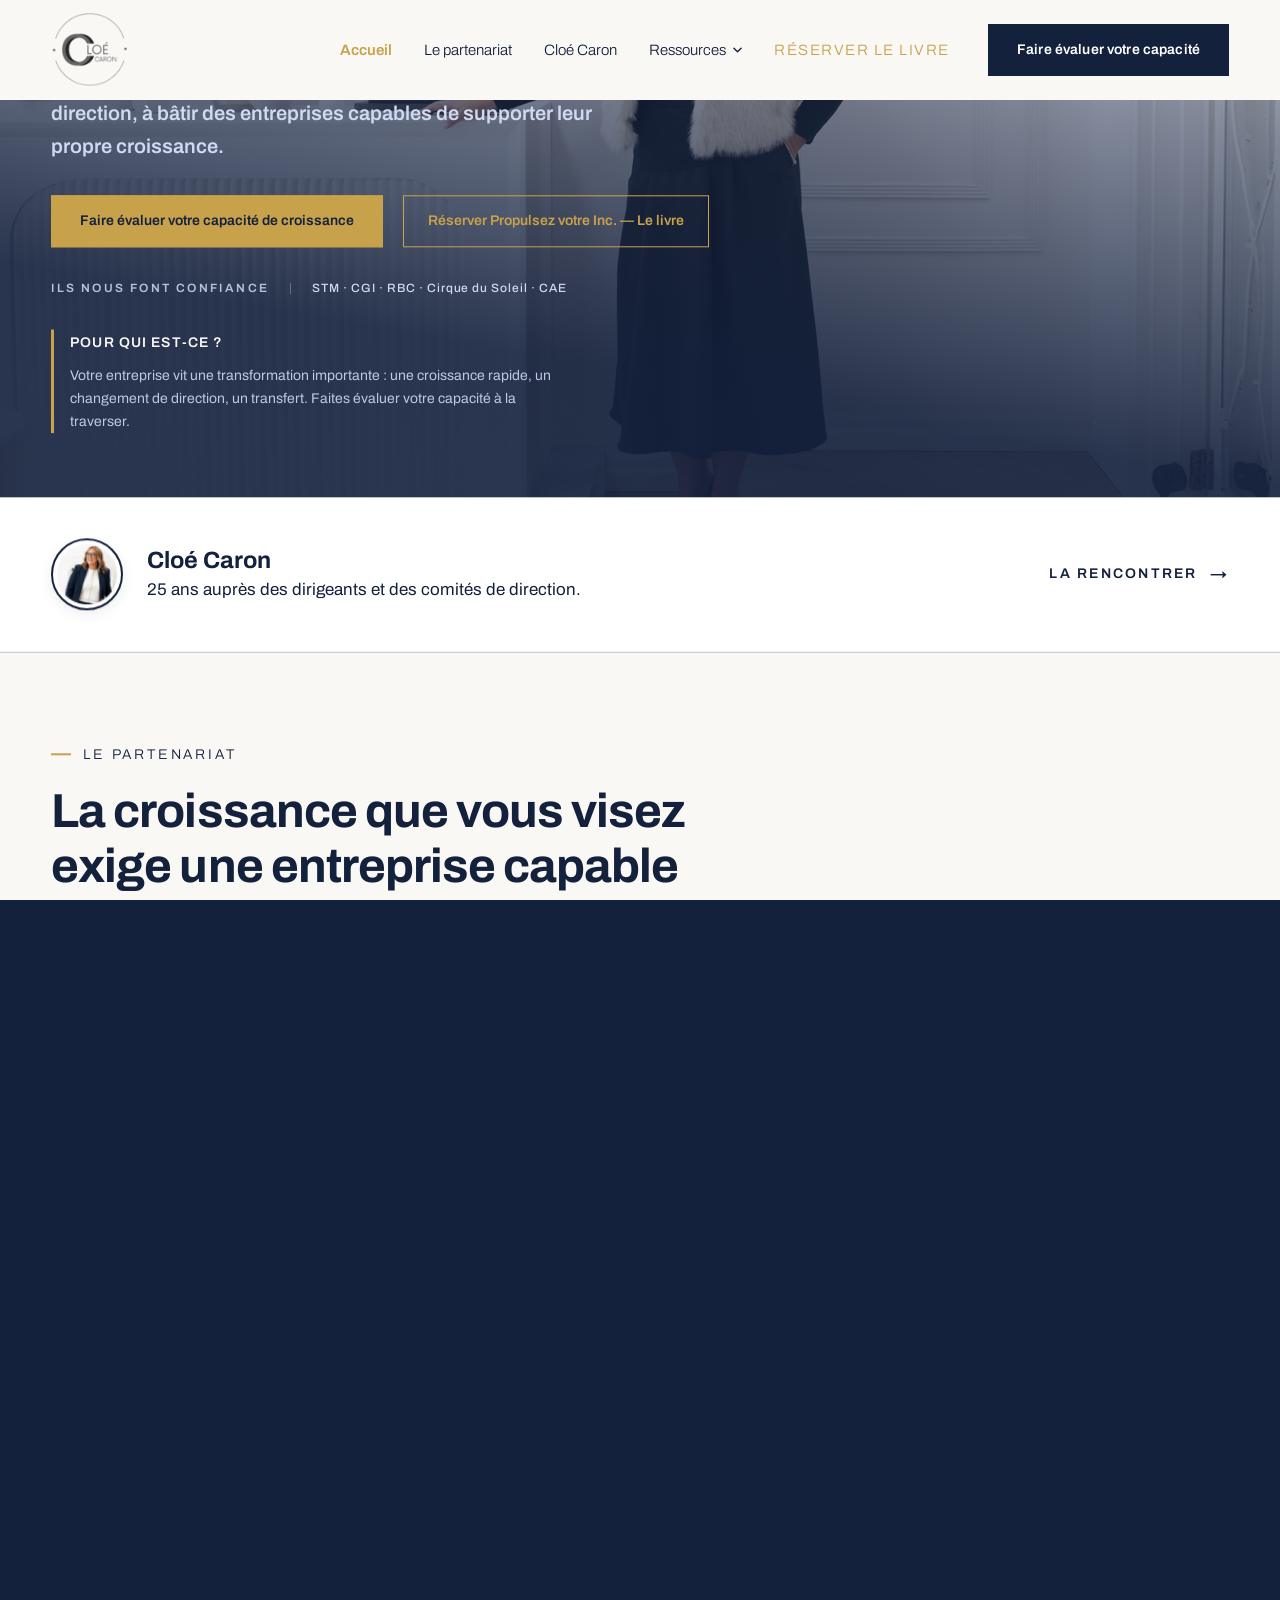
<file: index.html>
<!DOCTYPE html>
<html lang="fr">
<head>
  <meta charset="UTF-8">
  <meta name="viewport" content="width=device-width, initial-scale=1.0">
  <meta name="description" content="Cloé Caron — 25 ans auprès de CEO/entrepreneurs et de comités de direction, à bâtir des entreprises capables de supporter leur propre croissance.">
  <title>Cloé Caron — Propulsez votre Inc.</title>

  <!-- Google Fonts Preconnect & Archivo -->
  <link rel="preconnect" href="https://fonts.googleapis.com">
  <link rel="preconnect" href="https://fonts.gstatic.com" crossorigin>
  <link href="https://fonts.googleapis.com/css2?family=Archivo:ital,wght@0,300..900;1,300..900&display=swap" rel="stylesheet">

  <!-- Global Core Stylesheets -->
  <link rel="stylesheet" href="assets/css/variables.css">
  <link rel="stylesheet" href="assets/css/global.css">
  <link rel="stylesheet" href="assets/css/header.css">
  <!-- Page-Specific Stylesheet (Home) -->
  <link rel="stylesheet" href="assets/css/home.css">
  <link rel="stylesheet" href="assets/css/footer.css">
</head>
<body>

  <!-- =========================================================================
       SITE HEADER NAVIGATION
       ========================================================================= -->
  <header class="site-header" id="site-header">
    <div class="container">
      <a href="index.html" class="site-logo" aria-label="Cloé Caron Accueil">
        <img src="assets/images/logo/Cloe-logo.svg" alt="Cloé Caron Logo" class="site-logo-img" width="78" height="78">
      </a>

      <!-- Mobile Hamburger Button -->
      <button class="menu-toggle" id="menu-toggle" aria-label="Toggle navigation menu" aria-expanded="false">
        <span></span>
        <span></span>
        <span></span>
      </button>

      <!-- Main Navigation -->
      <nav class="site-nav" id="site-nav" aria-label="Navigation principale">
        <ul class="site-nav-list">
          <li><a href="index.html" class="nav-link active">Accueil</a></li>
          <li><a href="partnership.html" class="nav-link">Le partenariat</a></li>
          <li><a href="about.html" class="nav-link">Cloé Caron</a></li>
          <li class="nav-item-dropdown">
            <a href="podcasts.html" class="nav-link dropdown-toggle" id="nav-dropdown-toggle" aria-haspopup="true" aria-expanded="false">
              <span>Ressources</span>
              <svg class="dropdown-chevron" width="10" height="6" viewBox="0 0 10 6" fill="none" xmlns="http://www.w3.org/2000/svg" aria-hidden="true">
                <path d="M1 1L5 5L9 1" stroke="currentColor" stroke-width="1.5" stroke-linecap="round" stroke-linejoin="round"/>
              </svg>
            </a>
            <ul class="dropdown-menu" aria-label="Sous-menu Ressources">
              <li><a href="podcasts.html" class="dropdown-link">The Podcasts</a></li>
              <li><a href="books.html" class="dropdown-link">Books</a></li>
            </ul>
          </li>
          <li><a href="books.html" class="nav-link">Réserver le livre</a></li>
        </ul>

        <div class="header-action">
          <a href="partnership.html#evaluer" class="btn btn-dark" id="header-cta-btn">Faire évaluer votre capacité</a>
        </div>
      </nav>
    </div>
  </header>
  <div class="site-nav-backdrop" id="site-nav-backdrop" aria-hidden="true"></div>

  <!-- =========================================================================
       GSAP SCROLLSMOOTHER WRAPPER
       ========================================================================= -->
  <div id="smooth-wrapper">
    <div id="smooth-content">
      <main id="main-content">
    
    <!-- =======================================================================
         HERO BANNER SECTION
         ======================================================================= -->
    <section class="hero-banner" id="hero" aria-label="Bannière principale">
      <!-- Background Media Layer (Cloé Caron Photo) -->
      <div class="hero-bg-media" aria-hidden="true"></div>

      <!-- Figma Exported Gradient Overlay (gradient-bg-support.png) -->
      <div class="hero-gradient-overlay" aria-hidden="true"></div>

      <!-- Content Grid Container -->
      <div class="container">
        <div class="hero-content-wrapper">
          <!-- Eyebrow Subtitle -->
          <div class="hero-eyebrow eyebrow mb-3">
            <span class="eyebrow-dash">—</span> DE CLOÉ CARON
          </div>

          <!-- Main Hero Title -->
          <h1 class="hero-title h1 text-white mb-4">
            Propulsez votre Inc.
          </h1>

          <!-- Lead Description -->
          <p class="hero-lead text-lead text-muted mb-6">
            25 ans auprès de CEO/entrepreneurs et de comités de direction, à bâtir des entreprises capables de supporter leur propre croissance.
          </p>

          <!-- Action Button Group -->
          <div class="hero-cta-group btn-group mb-8">
            <a href="#evaluer" class="btn btn-primary" id="btn-hero-primary">
              Faire évaluer votre capacité de croissance
            </a>
            <a href="#livre" class="btn btn-outline" id="btn-hero-secondary">
              Réserver Propulsez votre Inc. — Le livre
            </a>
          </div>

          <!-- Social Proof / Trust Bar -->
          <div class="hero-trust mb-6">
            <span class="hero-trust-label">ILS NOUS FONT CONFIANCE</span>
            <span class="hero-trust-divider">|</span>
            <span class="hero-trust-clients">STM · CGI · RBC · Cirque du Soleil · CAE</span>
          </div>

          <!-- Target Audience Callout Card -->
          <aside class="hero-callout callout-card" aria-label="Pour qui est-ce">
            <h2 class="hero-callout-title eyebrow text-white">
              POUR QUI EST-CE ?
            </h2>
            <p class="hero-callout-text text-body text-muted">
              Votre entreprise vit une transformation importante : une croissance rapide, un changement de direction, un transfert. Faites évaluer votre capacité à la traverser.
            </p>
          </aside>
        </div>
      </div>

      <!-- Bottom Edge Soft Transition -->
      <div class="hero-bottom-fade" aria-hidden="true"></div>
    </section>

    <!-- =======================================================================
         FOUNDER INTRO STRIP SECTION
         ======================================================================= -->
    <section class="founder-strip" id="founder-intro" aria-label="Présentation Cloé Caron">
      <div class="container">
        <!-- Profile (Avatar + Name + Tagline) -->
        <div class="founder-profile">
          <div class="founder-avatar-wrap">
            <img src="assets/images/home-assets/small-intro-img.png" alt="Cloé Caron" class="founder-avatar-img" width="72" height="72" loading="lazy">
          </div>
          <div class="founder-info">
            <h2 class="founder-name">Cloé Caron</h2>
            <p class="founder-tagline">25 ans auprès des dirigeants et des comités de direction.</p>
          </div>
        </div>

        <!-- Action Link (LA RENCONTRER ->) -->
        <a href="#rencontrer" class="founder-action-link" id="link-rencontrer" aria-label="Rencontrer Cloé Caron">
          <span>LA RENCONTRER</span>
          <span class="founder-action-arrow" aria-hidden="true">&rarr;</span>
        </a>
      </div>
    </section>

    <!-- =======================================================================
         PARTNERSHIP SECTION
         ======================================================================= -->
    <section class="partnership-section" id="partenariat" aria-label="Le partenariat">
      <div class="container">
        <!-- Section Header -->
        <header class="partnership-header">
          <div class="partnership-eyebrow eyebrow">
            <span class="eyebrow-dash">—</span> LE PARTENARIAT
          </div>
          <h2 class="partnership-title h2 text-dark">
            La croissance que vous visez<br>
            exige une entreprise capable<br>
            de la porter.
          </h2>
          <p class="partnership-lead text-lead">
            Plus qu'un accompagnement, ce partenariat vous permettra de faire croître votre entreprise au prochain niveau.
          </p>
        </header>

        <!-- Organizations Ticker Header -->
        <div class="partnership-ticker-label eyebrow">
          25 ANS AUPRÈS DE CES ORGANISATIONS
        </div>
      </div>

      <!-- Full-Width Marquee Ticker with Left & Right Gradient Fade Masks -->
      <div class="partnership-marquee-wrap" aria-label="Organisations partenaires">
        <div class="marquee-inner">
          <!-- Primary Track -->
          <div class="marquee-track">
            <span class="marquee-item brand-bold">transat</span>
            <span class="marquee-item brand-bold">exo</span>
            <span class="marquee-item brand-medium">Cirque du Soleil</span>
            <span class="marquee-item brand-bold">BMO</span>
            <span class="marquee-item brand-medium">Fasken</span>
            <span class="marquee-item brand-bold">CAE</span>
            <span class="marquee-item brand-medium">Investissements Québec</span>
          </div>

          <!-- Infinite Duplicated Track for Seamless 60fps Loop -->
          <div class="marquee-track" aria-hidden="true">
            <span class="marquee-item brand-bold">transat</span>
            <span class="marquee-item brand-bold">exo</span>
            <span class="marquee-item brand-medium">Cirque du Soleil</span>
            <span class="marquee-item brand-bold">BMO</span>
            <span class="marquee-item brand-medium">Fasken</span>
            <span class="marquee-item brand-bold">CAE</span>
            <span class="marquee-item brand-medium">Investissements Québec</span>
          </div>
        </div>
      </div>

      <!-- Bottom Content & Action CTA -->
      <div class="container">
        <div class="partnership-bottom">
          <p class="partnership-bottom-text text-body">
            Le Fonds de croissance Propulsez votre Inc. accueille un nombre restreint d'entreprises à la fois. Découvrez pourquoi la vôtre devrait en faire partie.
          </p>
          <div class="partnership-bottom-cta">
            <a href="#partenariat" class="btn btn-dark" id="btn-voir-partenariat">
              Voir le partenariat
            </a>
          </div>
        </div>
      </div>
    </section>

    <!-- =======================================================================
         THE PROBLEM SECTION
         ======================================================================= -->
    <section class="problem-section" id="probleme" aria-label="Le problème">
      <div class="container">
        <!-- Section Header (Centered) -->
        <header class="problem-header">
          <div class="problem-eyebrow eyebrow">
            <span class="eyebrow-dash">—</span> LE PROBLÈME
          </div>
          <h2 class="problem-title h2 text-dark">
            Le problème est rarement un enjeu de stratégie, c'est la capacité à l’exécuter. Voilà ce qui fera la différence pour votre prochaine phase de croissance.
          </h2>
        </header>

        <!-- 3-Column Problem Cards Grid -->
        <div class="problem-grid">
          <!-- Card 01 -->
          <article class="problem-card">
            <div class="problem-card-icon-wrap">
              <img src="assets/images/home-assets/problem-icon-1.png" alt="Le dirigeant devient le goulot" class="problem-card-icon" width="56" height="56" loading="lazy">
            </div>
            <div class="problem-card-number">0 1</div>
            <h3 class="problem-card-title">Le dirigeant devient le goulot</h3>
            <p class="problem-card-desc">L’organisation fonctionne parce que vous êtes là — pas parce qu’elle est bâtie pour.</p>
          </article>

          <!-- Card 02 -->
          <article class="problem-card">
            <div class="problem-card-icon-wrap">
              <img src="assets/images/home-assets/problem-icon-2.png" alt="Le comité coordonne au lieu de diriger" class="problem-card-icon" width="56" height="56" loading="lazy">
            </div>
            <div class="problem-card-number">0 2</div>
            <h3 class="problem-card-title">Le comité coordonne au lieu de diriger</h3>
            <p class="problem-card-desc">Les réunions se multiplient, les décisions attendent une approbation. L’équipe de direction gère le présent pendant que l’avenir attend.</p>
          </article>

          <!-- Card 03 -->
          <article class="problem-card">
            <div class="problem-card-icon-wrap">
              <img src="assets/images/home-assets/problem-icon-3.png" alt="La complexité a dépassé la capacité" class="problem-card-icon" width="56" height="56" loading="lazy">
            </div>
            <div class="problem-card-number">0 3</div>
            <h3 class="problem-card-title">La complexité a dépassé la capacité</h3>
            <p class="problem-card-desc">L’organisation s’active sans aller plus vite. On ajoute des gens ; la vitesse, elle, se construit.</p>
          </article>
        </div>
      </div>
    </section>

    <!-- =======================================================================
         LE MODÈLE 5P & LES DEUX AUTRES MÉTHODES
         Interactive ScrollTrigger-Pinned Process & Method Cards
         ======================================================================= -->
    <section class="model-5p-section" id="modele-5p" aria-label="Le modèle 5P">
      <div class="container">
        <!-- Section Header (Title & Detail Action CTA) -->
        <header class="model-5p-header">
          <div class="model-5p-header-left">
            <div class="model-5p-eyebrow eyebrow">
              <span class="eyebrow-dash">—</span> LE MODÈLE 5P
            </div>
            <h2 class="model-5p-title h2 text-white">
              Les 5 P. Une seule question à la fois.
            </h2>
          </div>
          <div class="model-5p-header-action">
            <a href="#modele-detail" class="btn btn-white" id="btn-modele-detail">
              Voir le modèle en détail
            </a>
          </div>
        </header>

        <!-- 5P Process Timeline Track -->
        <div class="process-timeline-container" id="process-timeline-track">
          <!-- Dynamic Track Line connecting Dot 1 to Dot 5 -->
          <div class="process-line-track">
            <div class="process-line-dashed" aria-hidden="true"></div>
            <div class="process-line-progress" id="process-progress-bar" aria-hidden="true"></div>
          </div>

          <!-- 5 Process Steps Grid -->
          <div class="process-steps-grid">
            <!-- Step 1 -->
            <div class="process-step is-active" data-step="1">
              <div class="process-step-dot" aria-hidden="true"></div>
              <div class="process-step-num">1</div>
              <h3 class="process-step-title">Pourquoi</h3>
              <p class="process-step-desc">Votre vision aligne-t-elle les décisions sans vous ?</p>
            </div>

            <!-- Step 2 -->
            <div class="process-step" data-step="2">
              <div class="process-step-dot" aria-hidden="true"></div>
              <div class="process-step-num">2</div>
              <h3 class="process-step-title">Personnes</h3>
              <p class="process-step-desc">Vos décisions ralentissent-elles en grandissant ?</p>
            </div>

            <!-- Step 3 -->
            <div class="process-step" data-step="3">
              <div class="process-step-dot" aria-hidden="true"></div>
              <div class="process-step-num">3</div>
              <h3 class="process-step-title">Processus</h3>
              <p class="process-step-desc">Votre organisation exécute ou coordonne ?</p>
            </div>

            <!-- Step 4 -->
            <div class="process-step" data-step="4">
              <div class="process-step-dot" aria-hidden="true"></div>
              <div class="process-step-num">4</div>
              <h3 class="process-step-title">Profitabilité</h3>
              <p class="process-step-desc">La marge monte-t-elle pendant que la capacité baisse ?</p>
            </div>

            <!-- Step 5 -->
            <div class="process-step" data-step="5">
              <div class="process-step-dot" aria-hidden="true"></div>
              <div class="process-step-num">5</div>
              <h3 class="process-step-title">Propulsion</h3>
              <p class="process-step-desc">Votre valeur continue-t-elle de croître sans vous ?</p>
            </div>
          </div>
        </div>

        <!-- LES DEUX AUTRES MÉTHODES (Continuous seamless layout without border) -->
        <div class="other-methods-wrap" id="autres-methodes">
          <div class="other-methods-eyebrow eyebrow">
            LES DEUX AUTRES MÉTHODES
          </div>

          <!-- 2 Method Cards Grid -->
          <div class="methods-grid">
            <!-- Method Card 1: 5C (L'équipe) -->
            <article class="method-card">
              <div class="method-book-wrap">
                <img src="assets/images/home-assets/book-1.png" alt="Livre Propulsez votre équipe — Cloé Caron" class="method-book-img" width="186" height="170" loading="lazy">
              </div>
              <div class="method-content">
                <h3 class="method-card-title">Le modèle 5C™ <span class="text-ice">— l’équipe</span></h3>
                <p class="method-card-sub">Faire du comité de direction une équipe inévitable.</p>
                <div class="method-book-ref">Le livre : Propulsez votre équipe</div>
                <div class="method-tags-list">
                  <span class="method-tag-pill">Conscience de soi</span>
                  <span class="method-tag-pill">Conditions gagnantes</span>
                  <span class="method-tag-pill">Coaching</span>
                  <span class="method-tag-pill">Contrat d’équipe</span>
                  <span class="method-tag-pill">Culture</span>
                </div>
              </div>
            </article>

            <!-- Method Card 2: 5 Clés (La personne) -->
            <article class="method-card">
              <div class="method-book-wrap">
                <img src="assets/images/home-assets/book-2.png" alt="Livre Osez vous propulser — Cloé Caron" class="method-book-img" width="186" height="170" loading="lazy">
              </div>
              <div class="method-content">
                <h3 class="method-card-title">Les 5 Clés <span class="text-ice">— la personne</span></h3>
                <p class="method-card-sub">Lever ses propres freins avant ceux de l’organisation.</p>
                <div class="method-book-ref">Le livre : Osez vous propulser</div>
                <div class="method-tags-list">
                  <span class="method-tag-pill">Transcender votre syndrome de l’imposteur</span>
                  <span class="method-tag-pill">Dépasser le mythe de la perfection</span>
                  <span class="method-tag-pill">Faire entendre votre voix</span>
                  <span class="method-tag-pill">Bâtir votre village</span>
                  <span class="method-tag-pill">Réaliser l’importance d’investir en vous</span>
                </div>
              </div>
            </article>
          </div>

          <!-- Bottom Centered Action CTA -->
          <div class="methods-bottom-action">
            <a href="#trois-modeles" class="btn btn-primary" id="btn-trois-modeles">
              Voir les trois modèles
            </a>
          </div>
        </div>
      </div>
    </section>

    <!-- =======================================================================
         FOUNDER SECTION (ABOUT CLOÉ CARON)
         ======================================================================= -->
    <section class="founder-section" id="cloe-caron" aria-label="À propos de Cloé Caron">
      <div class="container">
        <div class="founder-grid">
          <!-- Left Column: Content, Quote, Bio & Credentials -->
          <div class="founder-content-col">
            <!-- Eyebrow -->
            <div class="founder-section-eyebrow eyebrow">
              <span class="eyebrow-dash">—</span> FONDATRICE <span class="eyebrow-sep">—</span> O2COACHING
            </div>

            <!-- Founder Name -->
            <h2 class="founder-section-name">Cloé Caron</h2>

            <!-- Quote Block -->
            <blockquote class="founder-quote">
              <p class="founder-quote-text">
                « Cloé ne laisse personne indifférent.<br>
                Je peux attester de la puissance de sa méthode. »
              </p>
              <cite class="founder-quote-author">
                PAUL LIRETTE — PRÉSIDENT, GSK JAPON
              </cite>
            </blockquote>

            <!-- Bio Description Paragraph -->
            <p class="founder-bio-text">
              Depuis 25 ans, des dirigeants, des visionnaires, des CEO/entrepreneurs comme Paul appellent Cloé pour amener leur entreprise au prochain niveau. Sa méthodologie et son approche vous permettront de traverser les étapes les plus transformatrices, de devenir de vrais leaders de l’économie du Québec.
            </p>

            <!-- Credentials & Facts Table -->
            <div class="founder-credentials-table">
              <div class="credential-row">
                <span class="credential-label">CERTIFICATION</span>
                <span class="credential-value">PCC — ICF</span>
              </div>
              <div class="credential-row">
                <span class="credential-label">FORMATION</span>
                <span class="credential-value">LL.B.</span>
              </div>
              <div class="credential-row">
                <span class="credential-label">EXPÉRIENCE</span>
                <span class="credential-value">25 ans de gestion</span>
              </div>
              <div class="credential-row">
                <span class="credential-label">ENTREPRISES ACCOMPAGNÉES</span>
                <span class="credential-value">—</span>
              </div>
              <div class="credential-row">
                <span class="credential-label">MÉTHODES DÉVELOPPÉES</span>
                <span class="credential-value">3, en français et en anglais</span>
              </div>
              <div class="credential-row">
                <span class="credential-label">PUBLICATIONS</span>
                <span class="credential-value">Trois livres, dont le troisième sortira sous peu</span>
              </div>
            </div>
          </div>

          <!-- Right Column: Portrait Photo -->
          <div class="founder-photo-col">
            <div class="founder-photo-wrap">
              <img src="assets/images/home-assets/founder-img.png" alt="Cloé Caron — Fondatrice O2Coaching" class="founder-photo-img" width="659" height="885" loading="lazy">
            </div>
          </div>
        </div>
      </div>
    </section>

    <!-- =======================================================================
         TEAM TESTIMONIALS SECTION (COMITÉ DE DIRECTION — ONE TEAM)
         ======================================================================= -->
    <section class="team-testimonials-section" id="temoignages" aria-label="Comité de direction — One Team">
      <div class="container">
        <!-- Section Header (Centered) -->
        <header class="team-testimonials-header">
          <div class="team-testimonials-eyebrow eyebrow">
            <span class="eyebrow-dash">—</span> CE QU’ILS EN DISENT
          </div>
          <h2 class="team-testimonials-title">
            Comité de direction — One Team
          </h2>
        </header>

        <!-- 2-Column Testimonials Grid -->
        <div class="testimonials-grid">
          <!-- Testimonial 01: Patricia Gauthier -->
          <article class="testimonial-item">
            <div class="testimonial-item-eyebrow">
              COMITÉ DE DIRECTION — ONE TEAM
            </div>
            <p class="testimonial-quote-text">
              « Grâce à la démarche One Team réalisée avec Cloé, nous avons pris conscience que nous, les team leaders, formions une équipe à part entière, en développant une vision et des buts communs. Nous sommes agréablement surpris de la solidarité et de la cohésion qui se sont créées. »
            </p>
            <div class="testimonial-author-wrap">
              <div class="testimonial-avatar-wrap">
                <img src="assets/images/home-assets/Patricia-Gauthier.png" alt="Patricia Gauthier — PDG, Moderna" class="testimonial-avatar-img" width="57" height="57" loading="lazy">
              </div>
              <div class="testimonial-author-info">
                <h3 class="testimonial-author-name">PATRICIA GAUTHIER</h3>
                <span class="testimonial-author-role">PDG, Moderna</span>
              </div>
            </div>
          </article>

          <!-- Testimonial 02: Sylvain Corbeil -->
          <article class="testimonial-item">
            <div class="testimonial-item-eyebrow">
              COMITÉ DE DIRECTION — ONE TEAM
            </div>
            <p class="testimonial-quote-text">
              « Cloé a une approche très structurée mais également très flexible ; cette structure nous a permis d’avoir des dialogues vraiment pertinents et percutants. Cela nous a permis de progresser en tant qu’équipe, de nous mettre au défi, et de faire front commun en gérant l’organisation. »
            </p>
            <div class="testimonial-author-wrap">
              <div class="testimonial-avatar-wrap">
                <img src="assets/images/home-assets/Sylvain-Corbeil.png" alt="Sylvain Corbeil — Premier vice-président, TD" class="testimonial-avatar-img" width="57" height="57" loading="lazy">
              </div>
              <div class="testimonial-author-info">
                <h3 class="testimonial-author-name">Sylvain Corbeil</h3>
                <span class="testimonial-author-role">Premier vice-président, services aux entreprises — Québec et Atlantique, TD</span>
              </div>
            </div>
          </article>

          <!-- Testimonial 03: Samba Sow -->
          <article class="testimonial-item">
            <div class="testimonial-item-eyebrow">
              COMITÉ DE DIRECTION
            </div>
            <p class="testimonial-quote-text">
              « J’occupe des postes de direction depuis plus de vingt ans. Ce que Cloé Caron et son équipe ont accompli est remarquable. Mon équipe est beaucoup plus efficace pour avoir de vraies conversations, se donner du feedback, s’exprimer, être en désaccord pour mieux s’aligner. »
            </p>
            <div class="testimonial-author-wrap">
              <div class="testimonial-avatar-wrap">
                <img src="assets/images/home-assets/Samba-Sow.png" alt="Samba Sow — Vice-président, Pharmascience" class="testimonial-avatar-img" width="57" height="57" loading="lazy">
              </div>
              <div class="testimonial-author-info">
                <h3 class="testimonial-author-name">Samba Sow</h3>
                <span class="testimonial-author-role">Vice-président, Pharmascience</span>
              </div>
            </div>
          </article>
        </div>

        <!-- Bottom Centered Action Button -->
        <div class="testimonials-bottom-action">
          <a href="#temoignages" class="btn btn-dark" id="btn-trois-parmi-dautres">
            Trois parmi d’autres
          </a>
        </div>
      </div>
    </section>

    <!-- =======================================================================
         LA DIFFÉRENCE SECTION
         ======================================================================= -->
    <section class="difference-section" id="difference" aria-label="La différence">
      <div class="container">
        <div class="difference-content">
          <!-- Eyebrow -->
          <div class="difference-eyebrow eyebrow">
            <span class="eyebrow-dash">—</span> LA DIFFÉRENCE
          </div>

          <!-- Dual-Tone Impact Title -->
          <h2 class="difference-title">
            <span class="title-accent">Nous ne développons pas seulement des dirigeants.</span>
            <span class="title-main">Nous développons la capacité d’une entreprise à continuer de croître sans dépendre de son dirigeant.</span>
          </h2>

          <!-- Action CTA -->
          <div class="difference-action">
            <a href="#comparer" class="btn btn-dark" id="btn-comparer-approches">
              Nous comparer aux autres approches
            </a>
          </div>
        </div>
      </div>
    </section>

    <!-- =======================================================================
         FINAL HOME CTA BANNER SECTION (COMMENCER)
         ======================================================================= -->
    <section class="home-cta-section" id="commencer" aria-label="Commencer — Évaluation de votre capacité de croissance">
      <div class="container">
        <div class="home-cta-inner">
          <!-- Centered Eyebrow -->
          <div class="home-cta-eyebrow eyebrow">
            <span class="eyebrow-dash">—</span> COMMENCER
          </div>

          <!-- Impact Headline -->
          <h2 class="home-cta-title">
            Repartez avec l’évaluation de votre<br>
            capacité de croissance.
          </h2>

          <!-- Descriptive Subtitle -->
          <p class="home-cta-lead">
            Nous accompagnons un nombre restreint d’entreprises à la fois — l’évaluation, elle,<br>
            vous reste.
          </p>

          <!-- Dual Action CTAs -->
          <div class="home-cta-actions">
            <a href="#evaluer" class="btn btn-primary" id="btn-evaluer-croissance">
              Faire évaluer votre capacité de croissance
            </a>
            <a href="#prevente-livre" class="btn btn-outline" id="btn-prevente-livre">
              Rejoindre le cercle de prévente du livre
            </a>
          </div>
        </div>
      </div>
    </section>

      </main>

      <!-- =======================================================================
           SITE FOOTER
           ======================================================================= -->
      <footer class="site-footer" id="site-footer" aria-label="Pied de page">
        <div class="container">
          <!-- 3-Column Content Grid -->
          <div class="footer-main-grid">
            <!-- Column 1: Brand & Bio -->
            <div class="footer-brand-col">
              <a href="index.html" class="footer-logo" aria-label="Cloé Caron Accueil">
                <img src="assets/images/logo/Cloe-logo.svg" alt="Cloé Caron" width="72" height="72" class="footer-logo-img">
              </a>
              <p class="footer-brand-desc">
                Cloé Caron accompagne les<br>
                dirigeants à bâtir une entreprise qui<br>
                grandit sans eux.
              </p>
            </div>

            <!-- Column 2: Navigation -->
            <div class="footer-nav-col">
              <h3 class="footer-col-title">NAVIGATION</h3>
              <ul class="footer-links-list">
                <li>
                  <a href="#hero" class="footer-link">
                    <span class="footer-bullet">•</span> Accueil
                  </a>
                </li>
                <li>
                  <a href="partnership.html" class="footer-link">
                    <span class="footer-bullet">•</span> Le partenariat
                  </a>
                </li>
                <li>
                  <a href="about.html" class="footer-link">
                    <span class="footer-bullet">•</span> Cloé Caron
                  </a>
                </li>
              </ul>
            </div>

            <!-- Column 3: Contenu -->
            <div class="footer-content-col">
              <h3 class="footer-col-title">CONTENU</h3>
              <ul class="footer-links-list">
                <li>
                  <a href="podcasts.html" class="footer-link">
                    <span class="footer-bullet">•</span> Podcast — Confessions de Leaders
                  </a>
                </li>
                <li>
                  <a href="https://www.youtube.com/@CloeCaron" target="_blank" rel="noopener" class="footer-link">
                    <span class="footer-bullet">•</span> Chaîne YouTube
                  </a>
                </li>
                <li>
                  <a href="books.html" class="footer-link">
                    <span class="footer-bullet">•</span> Lancement du prochain livre
                  </a>
                </li>
              </ul>
            </div>
          </div>

          <!-- Sub-Footer Bottom Bar -->
          <div class="footer-bottom-row">
            <p class="footer-copyright">
              © 2026 O2 Coaching — Cloé Caron
            </p>
            <span class="footer-direction">
              Maquette — direction 2a
            </span>
          </div>
        </div>
      </footer>
    </div>
  </div>

  <!-- =========================================================================
       SCRIPTS (GSAP Local Suite: Core + ScrollTrigger + ScrollSmoother + ScrollToPlugin)
       ========================================================================= -->
  <script src="assets/gsap-public/minified/gsap.min.js"></script>
  <script src="assets/gsap-public/minified/ScrollTrigger.min.js"></script>
  <script src="assets/gsap-public/minified/ScrollSmoother.min.js"></script>
  <script src="assets/gsap-public/minified/ScrollToPlugin.min.js"></script>
  <script src="assets/js/main.js" defer></script>
</body>
</html>
</file>
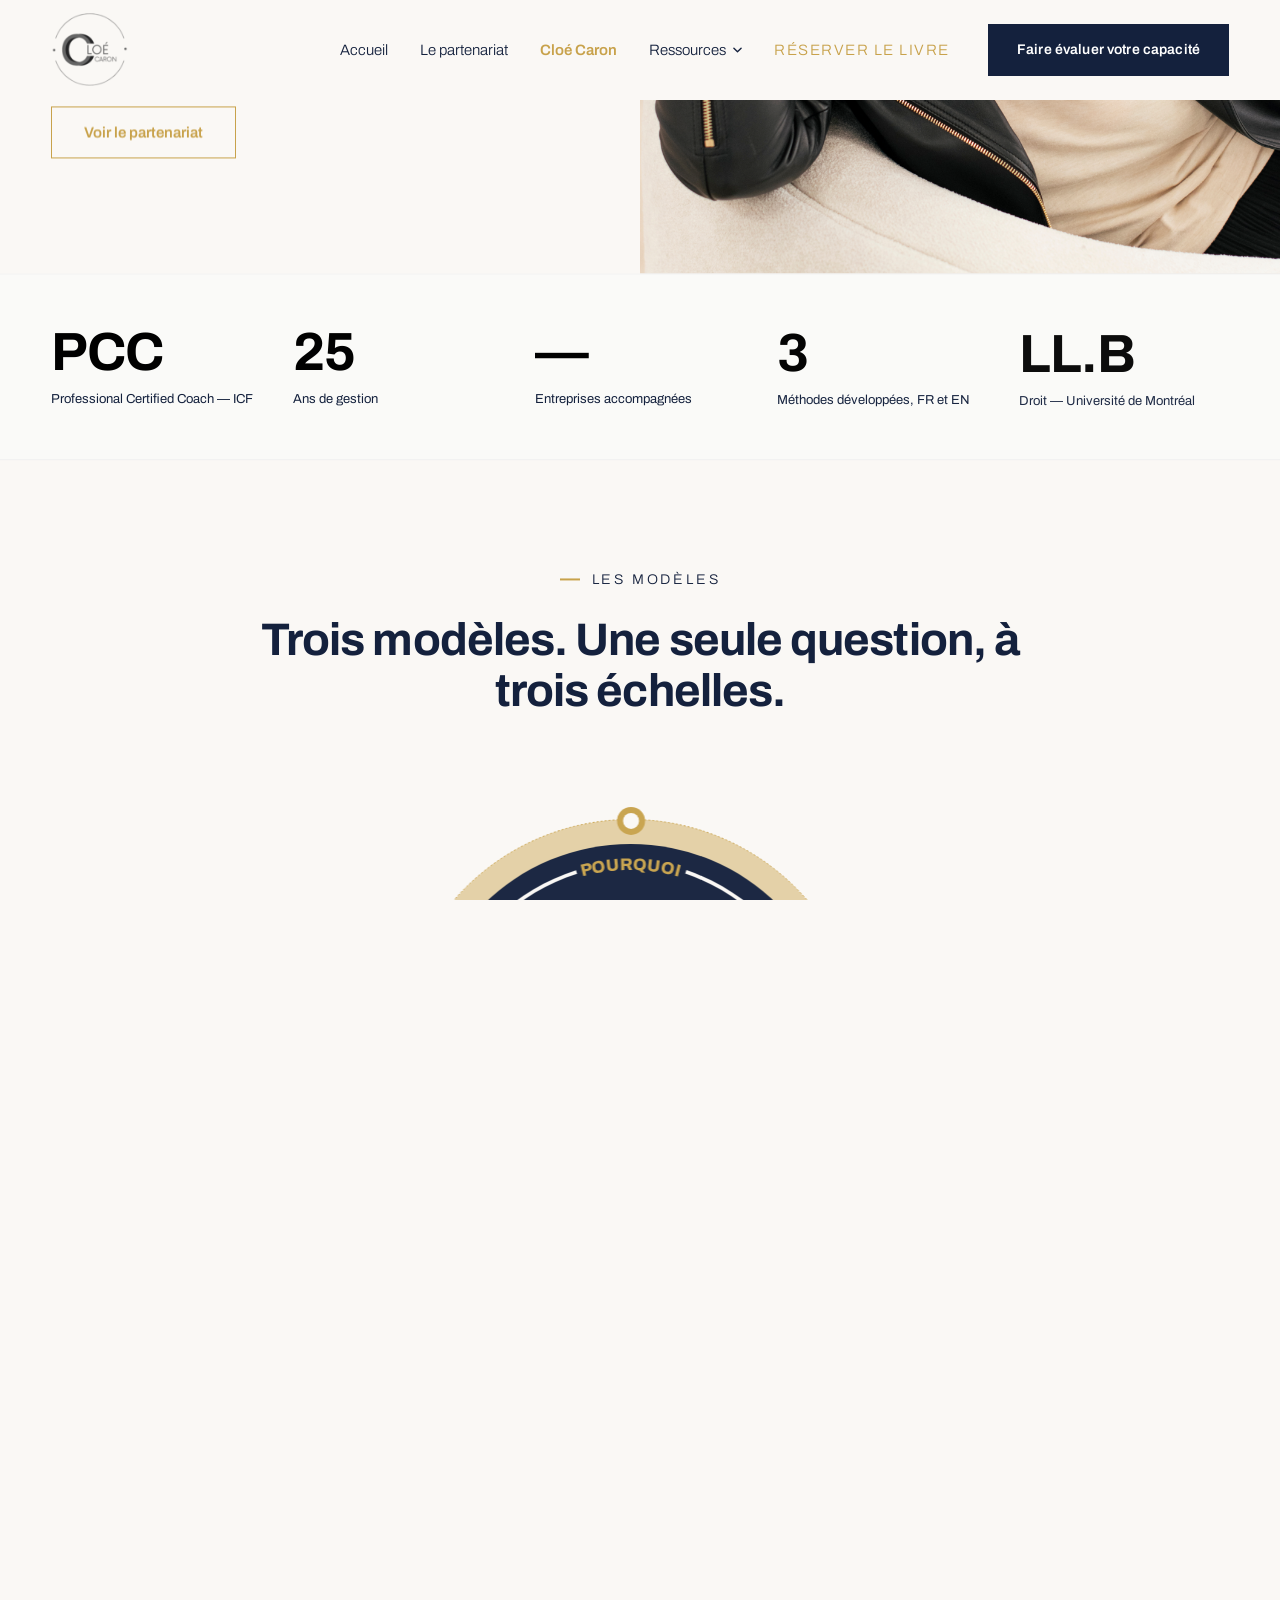
<file: about.html>
<!DOCTYPE html>
<html lang="fr">

<head>
  <meta charset="UTF-8">
  <meta name="viewport" content="width=device-width, initial-scale=1.0">
  <title>À propos — Cloé Caron | 25 ans à accompagner les CEO/entrepreneurs</title>
  <meta name="description"
    content="Cloé Caron — 25 ans à accompagner les CEO et entrepreneurs du Québec inc. Découvrez ses 3 modèles éprouvés : Les 5 Clés, Le 5C et Le 5P.">

  <!-- Favicon -->
  <link rel="icon" type="image/svg+xml" href="assets/images/logo/Cloe-logo.svg">

  <!-- Core Google Fonts: Archivo (Primary Brand) -->
  <link rel="preconnect" href="https://fonts.googleapis.com">
  <link rel="preconnect" href="https://fonts.gstatic.com" crossorigin>
  <link
    href="https://fonts.googleapis.com/css2?family=Archivo:ital,wght@0,300;0,400;0,500;0,600;0,700;0,800;1,400;1,600&display=swap"
    rel="stylesheet">

  <!-- Stylesheet Hierarchy -->
  <link rel="stylesheet" href="assets/css/variables.css">
  <link rel="stylesheet" href="assets/css/global.css">
  <link rel="stylesheet" href="assets/css/header.css">
  <!-- Page-Specific Stylesheet (About) -->
  <link rel="stylesheet" href="assets/css/about.css?v=1.0">
  <link rel="stylesheet" href="assets/css/footer.css">
</head>

<body class="about-page">

  <!-- =========================================================================
       SITE HEADER NAVIGATION
       ========================================================================= -->
  <header class="site-header" id="site-header">
    <div class="container">
      <a href="index.html" class="site-logo" aria-label="Cloé Caron Accueil">
        <img src="assets/images/logo/Cloe-logo.svg" alt="Cloé Caron Logo" class="site-logo-img" width="78" height="78">
      </a>

      <!-- Mobile Hamburger Button -->
      <button class="menu-toggle" id="menu-toggle" aria-label="Toggle navigation menu" aria-expanded="false">
        <span></span>
        <span></span>
        <span></span>
      </button>

      <!-- Main Navigation -->
      <nav class="site-nav" id="site-nav" aria-label="Navigation principale">
        <ul class="site-nav-list">
          <li><a href="index.html" class="nav-link">Accueil</a></li>
          <li><a href="partnership.html" class="nav-link">Le partenariat</a></li>
          <li><a href="about.html" class="nav-link active">Cloé Caron</a></li>
          <li class="nav-item-dropdown">
            <a href="podcasts.html" class="nav-link dropdown-toggle" id="nav-dropdown-toggle" aria-haspopup="true" aria-expanded="false">
              <span>Ressources</span>
              <svg class="dropdown-chevron" width="10" height="6" viewBox="0 0 10 6" fill="none" xmlns="http://www.w3.org/2000/svg" aria-hidden="true">
                <path d="M1 1L5 5L9 1" stroke="currentColor" stroke-width="1.5" stroke-linecap="round" stroke-linejoin="round"/>
              </svg>
            </a>
            <ul class="dropdown-menu" aria-label="Sous-menu Ressources">
              <li><a href="podcasts.html" class="dropdown-link">The Podcasts</a></li>
              <li><a href="books.html" class="dropdown-link">Books</a></li>
            </ul>
          </li>
          <li><a href="books.html" class="nav-link">Réserver le livre</a></li>
        </ul>

        <div class="header-action">
          <a href="partnership.html#evaluer" class="btn btn-dark" id="header-cta-btn">Faire évaluer votre capacité</a>
        </div>
      </nav>
    </div>
  </header>
  <div class="site-nav-backdrop" id="site-nav-backdrop" aria-hidden="true"></div>

  <!-- =========================================================================
       GSAP SCROLLSMOOTHER WRAPPER
       ========================================================================= -->
  <div id="smooth-wrapper">
    <div id="smooth-content">
      <main id="main-content">

        <!-- =====================================================================
             SECTION 1: ABOUT HERO (#about-hero)
             Split 50/50 layout: Left container-aligned text, Right full-bleed image
             ===================================================================== -->
        <section class="about-hero" id="about-hero" aria-label="Cloé Caron — 25 ans d'accompagnement">
          <div class="about-hero-grid">

            <!-- Left Column: Content -->
            <div class="about-hero-content-col">
              <div class="about-hero-content">
                <div class="about-eyebrow eyebrow">
                  <span class="about-eyebrow-dash">—</span> CLOÉ CARON
                </div>

                <h1 class="about-hero-title">
                  25 ans à accompagner les CEO/entrepreneurs du Québec inc.
                </h1>

                <p class="about-hero-desc">
                  Je travaille dans les vraies réunions de direction — celles où les décisions se prennent. À la STM, chez BMO, Transat, CGI, au Cirque du Soleil.
                </p>

                <p class="about-hero-desc">
                  3 livres, 3 méthodes développées en français et en anglais, 5 saisons de Confessions de Leaders. Ce que j’apprends dans une salle, je le rends transmissible.
                </p>

                <div class="about-hero-btn-group">
                  <a href="partnership.html#evaluer" class="btn btn-gold about-btn-primary">
                    Faire évaluer votre capacité de croissance
                  </a>
                  <a href="partnership.html" class="btn btn-outline-gold about-btn-secondary">
                    Voir le partenariat
                  </a>
                </div>
              </div>
            </div>

            <!-- Right Column: Cloé Caron Portrait Image -->
            <div class="about-hero-media-col">
              <div class="about-hero-image-wrapper">
                <img src="assets/images/about/banner-img.png" alt="Cloé Caron" class="about-hero-image" width="720" height="780" loading="eager">
              </div>
            </div>

          </div>
        </section>

        <!-- =====================================================================
             SECTION 2: STATS STRIP (#about-stats)
             5 key figures across Québec inc. leadership
             ===================================================================== -->
        <section class="about-stats-section" id="about-stats" aria-label="Faits saillants et chiffres clés">
          <div class="about-stats-bar">
            <div class="container">
              <div class="about-stats-grid">

                <div class="about-stat-item">
                  <span class="about-stat-value">PCC</span>
                  <span class="about-stat-label">Professional Certified Coach — ICF</span>
                </div>

                <div class="about-stat-item">
                  <span class="about-stat-value">25</span>
                  <span class="about-stat-label">Ans de gestion</span>
                </div>

                <div class="about-stat-item">
                  <span class="about-stat-value">—</span>
                  <span class="about-stat-label">Entreprises accompagnées</span>
                </div>

                <div class="about-stat-item">
                  <span class="about-stat-value">3</span>
                  <span class="about-stat-label">Méthodes développées, FR et EN</span>
                </div>

                <div class="about-stat-item">
                  <span class="about-stat-value">LL.B</span>
                  <span class="about-stat-label">Droit — Université de Montréal</span>
                </div>

              </div>
            </div>
          </div>
        </section>

        <!-- =====================================================================
             SECTION 3: LES MODÈLES (#about-models)
             Trois modèles. Une seule question, à trois échelles.
             Diagram (models.svg) + 3 Cards + Quote Callout
             ===================================================================== -->
        <section class="about-models-section" id="about-models" aria-label="Les Modèles — Trois modèles, une seule question">
          <div class="container">

            <!-- Section Header -->
            <div class="about-models-header">
              <div class="about-eyebrow eyebrow justify-center">
                <span class="about-eyebrow-dash">—</span> LES MODÈLES
              </div>
              <h2 class="about-section-title text-center">
                Trois modèles. Une seule question, à trois échelles.
              </h2>
            </div>

            <!-- Central Interactive / Visual Models Diagram -->
            <div class="about-models-diagram-wrap">
              <img src="assets/images/about/models.svg" alt="Diagramme des trois modèles : 5P L'Entreprise, 5 Clés La Personne, 5C L'Équipe" class="about-models-svg" width="896" height="774" loading="lazy">
            </div>

            <!-- 3 Cards: Les 5 Clés / Le 5C / Le 5P -->
            <div class="about-models-cards-grid">

              <!-- Card 1: Les 5 Clés -->
              <div class="about-model-card">
                <div class="about-card-eyebrow">LE PROGRAMME</div>
                <h3 class="about-card-title">Les 5 Clés</h3>
                <div class="about-card-subtitle">OSEZ VOUS PROPULSER</div>
                <p class="about-card-desc">
                  Comment un leader exprime son plein potentiel et reconnaît sa Contribution Stratégique Unique™, et trouve l'énergie de la porter.
                </p>

                <ul class="about-card-checklist">
                  <li class="about-card-item">
                    <svg width="20" height="16" viewBox="0 0 20 16" fill="none" xmlns="http://www.w3.org/2000/svg" aria-hidden="true" class="model-item-arrow">
                      <path d="M1 8H18M18 8L11.5 1.5M18 8L11.5 14.5" stroke="#14213D" stroke-width="2" stroke-linecap="round" stroke-linejoin="round"/>
                    </svg>
                    <span>Transcender votre syndrome de l'imposteur</span>
                  </li>
                  <li class="about-card-item">
                    <svg width="20" height="16" viewBox="0 0 20 16" fill="none" xmlns="http://www.w3.org/2000/svg" aria-hidden="true" class="model-item-arrow">
                      <path d="M1 8H18M18 8L11.5 1.5M18 8L11.5 14.5" stroke="#14213D" stroke-width="2" stroke-linecap="round" stroke-linejoin="round"/>
                    </svg>
                    <span>Dépasser le mythe de la perfection</span>
                  </li>
                  <li class="about-card-item">
                    <svg width="20" height="16" viewBox="0 0 20 16" fill="none" xmlns="http://www.w3.org/2000/svg" aria-hidden="true" class="model-item-arrow">
                      <path d="M1 8H18M18 8L11.5 1.5M18 8L11.5 14.5" stroke="#14213D" stroke-width="2" stroke-linecap="round" stroke-linejoin="round"/>
                    </svg>
                    <span>Faire entendre votre voix</span>
                  </li>
                  <li class="about-card-item">
                    <svg width="20" height="16" viewBox="0 0 20 16" fill="none" xmlns="http://www.w3.org/2000/svg" aria-hidden="true" class="model-item-arrow">
                      <path d="M1 8H18M18 8L11.5 1.5M18 8L11.5 14.5" stroke="#14213D" stroke-width="2" stroke-linecap="round" stroke-linejoin="round"/>
                    </svg>
                    <span>Bâtir votre village</span>
                  </li>
                  <li class="about-card-item">
                    <svg width="20" height="16" viewBox="0 0 20 16" fill="none" xmlns="http://www.w3.org/2000/svg" aria-hidden="true" class="model-item-arrow">
                      <path d="M1 8H18M18 8L11.5 1.5M18 8L11.5 14.5" stroke="#14213D" stroke-width="2" stroke-linecap="round" stroke-linejoin="round"/>
                    </svg>
                    <span>Réaliser l'importance d'investir en vous</span>
                  </li>
                </ul>
              </div>

              <!-- Card 2: Le 5C -->
              <div class="about-model-card">
                <div class="about-card-eyebrow">L'ÉQUIPE</div>
                <h3 class="about-card-title">Le 5C</h3>
                <div class="about-card-subtitle">PROPULSEZ VOTRE ÉQUIPE</div>
                <p class="about-card-desc">
                  Comment une équipe de gestionnaires devient une véritable équipe de direction, autour d'un contrat d'équipe One Team™ clair.
                </p>

                <ul class="about-card-checklist">
                  <li class="about-card-item">
                    <svg width="20" height="16" viewBox="0 0 20 16" fill="none" xmlns="http://www.w3.org/2000/svg" aria-hidden="true" class="model-item-arrow">
                      <path d="M1 8H18M18 8L11.5 1.5M18 8L11.5 14.5" stroke="#14213D" stroke-width="2" stroke-linecap="round" stroke-linejoin="round"/>
                    </svg>
                    <span>Conscience de soi</span>
                  </li>
                  <li class="about-card-item">
                    <svg width="20" height="16" viewBox="0 0 20 16" fill="none" xmlns="http://www.w3.org/2000/svg" aria-hidden="true" class="model-item-arrow">
                      <path d="M1 8H18M18 8L11.5 1.5M18 8L11.5 14.5" stroke="#14213D" stroke-width="2" stroke-linecap="round" stroke-linejoin="round"/>
                    </svg>
                    <span>Conditions gagnantes</span>
                  </li>
                  <li class="about-card-item">
                    <svg width="20" height="16" viewBox="0 0 20 16" fill="none" xmlns="http://www.w3.org/2000/svg" aria-hidden="true" class="model-item-arrow">
                      <path d="M1 8H18M18 8L11.5 1.5M18 8L11.5 14.5" stroke="#14213D" stroke-width="2" stroke-linecap="round" stroke-linejoin="round"/>
                    </svg>
                    <span>Coaching</span>
                  </li>
                  <li class="about-card-item">
                    <svg width="20" height="16" viewBox="0 0 20 16" fill="none" xmlns="http://www.w3.org/2000/svg" aria-hidden="true" class="model-item-arrow">
                      <path d="M1 8H18M18 8L11.5 1.5M18 8L11.5 14.5" stroke="#14213D" stroke-width="2" stroke-linecap="round" stroke-linejoin="round"/>
                    </svg>
                    <span>Contrat d'équipe</span>
                  </li>
                  <li class="about-card-item">
                    <svg width="20" height="16" viewBox="0 0 20 16" fill="none" xmlns="http://www.w3.org/2000/svg" aria-hidden="true" class="model-item-arrow">
                      <path d="M1 8H18M18 8L11.5 1.5M18 8L11.5 14.5" stroke="#14213D" stroke-width="2" stroke-linecap="round" stroke-linejoin="round"/>
                    </svg>
                    <span>Culture</span>
                  </li>
                </ul>
              </div>

              <!-- Card 3: Le 5P -->
              <div class="about-model-card">
                <div class="about-card-eyebrow">L'ENTREPRISE</div>
                <h3 class="about-card-title">Le 5P</h3>
                <div class="about-card-subtitle">PROPULSEZ VOTRE INC.</div>
                <p class="about-card-desc">
                  Comment l'organisation entière acquiert la capacité de porter sa propre croissance, au-delà de ceux et celles qui la dirigent.
                </p>

                <ul class="about-card-checklist">
                  <li class="about-card-item">
                    <svg width="20" height="16" viewBox="0 0 20 16" fill="none" xmlns="http://www.w3.org/2000/svg" aria-hidden="true" class="model-item-arrow">
                      <path d="M1 8H18M18 8L11.5 1.5M18 8L11.5 14.5" stroke="#14213D" stroke-width="2" stroke-linecap="round" stroke-linejoin="round"/>
                    </svg>
                    <span>Pourquoi</span>
                  </li>
                  <li class="about-card-item">
                    <svg width="20" height="16" viewBox="0 0 20 16" fill="none" xmlns="http://www.w3.org/2000/svg" aria-hidden="true" class="model-item-arrow">
                      <path d="M1 8H18M18 8L11.5 1.5M18 8L11.5 14.5" stroke="#14213D" stroke-width="2" stroke-linecap="round" stroke-linejoin="round"/>
                    </svg>
                    <span>Personnes</span>
                  </li>
                  <li class="about-card-item">
                    <svg width="20" height="16" viewBox="0 0 20 16" fill="none" xmlns="http://www.w3.org/2000/svg" aria-hidden="true" class="model-item-arrow">
                      <path d="M1 8H18M18 8L11.5 1.5M18 8L11.5 14.5" stroke="#14213D" stroke-width="2" stroke-linecap="round" stroke-linejoin="round"/>
                    </svg>
                    <span>Processus</span>
                  </li>
                  <li class="about-card-item">
                    <svg width="20" height="16" viewBox="0 0 20 16" fill="none" xmlns="http://www.w3.org/2000/svg" aria-hidden="true" class="model-item-arrow">
                      <path d="M1 8H18M18 8L11.5 1.5M18 8L11.5 14.5" stroke="#14213D" stroke-width="2" stroke-linecap="round" stroke-linejoin="round"/>
                    </svg>
                    <span>Profitabilité</span>
                  </li>
                  <li class="about-card-item">
                    <svg width="20" height="16" viewBox="0 0 20 16" fill="none" xmlns="http://www.w3.org/2000/svg" aria-hidden="true" class="model-item-arrow">
                      <path d="M1 8H18M18 8L11.5 1.5M18 8L11.5 14.5" stroke="#14213D" stroke-width="2" stroke-linecap="round" stroke-linejoin="round"/>
                    </svg>
                    <span>Propulsion</span>
                  </li>
                </ul>
              </div>

            </div>

            <!-- Callout Quote Box Flanked by Two Vertical Gold Bars -->
            <div class="about-models-callout">
              <p class="about-models-callout-text">
                Un fil conducteur traverse les trois : la Contribution Stratégique Unique™ — ce que cette personne, cette équipe, cette entreprise sont les seules à pouvoir faire. C’est là que commence le premier des cinq P.
              </p>
            </div>

          </div>
        </section>

        <!-- =====================================================================
             SECTION 4: CONVICTIONS (#about-convictions)
             3 Philosophy Cards
             ===================================================================== -->
        <section class="about-convictions-section" id="about-convictions" aria-label="Convictions fondamentales">
          <div class="container">

            <div class="about-convictions-header">
              <div class="about-eyebrow eyebrow">
                <span class="about-eyebrow-dash">—</span> CONVICTIONS
              </div>
            </div>

            <div class="about-convictions-grid">

              <!-- Card 1 -->
              <div class="about-conviction-card">
                <div class="about-conviction-icon-wrap">
                  <img src="assets/images/about/growth_icon.svg" alt="" width="44" height="44" class="about-conviction-icon" aria-hidden="true">
                </div>
                <h3 class="about-conviction-text">
                  La croissance ne se planifie pas. Elle se rend possible.
                </h3>
              </div>

              <!-- Card 2 -->
              <div class="about-conviction-card">
                <div class="about-conviction-icon-wrap">
                  <img src="assets/images/about/crisis_icon.svg" alt="" width="46" height="46" class="about-conviction-icon" aria-hidden="true">
                </div>
                <h3 class="about-conviction-text">
                  Un dirigeant indispensable est un risque de valorisation.
                </h3>
              </div>

              <!-- Card 3 -->
              <div class="about-conviction-card">
                <div class="about-conviction-icon-wrap">
                  <img src="assets/images/about/target_icon.svg" alt="" width="46" height="46" class="about-conviction-icon" aria-hidden="true">
                </div>
                <h3 class="about-conviction-text">
                  Ce qui continue de croître après vous est la seule vraie mesure.
                </h3>
              </div>

            </div>

          </div>
        </section>

        <!-- =====================================================================
             SECTION 5: FINAL CTA (#about-cta)
             Commencer — Repartez avec l'évaluation de votre capacité de croissance
             ===================================================================== -->
        <section class="about-cta-section" id="about-cta" aria-label="Commencer l'évaluation">
          <div class="container">
            <div class="about-cta-content">
              <div class="about-eyebrow eyebrow justify-center">
                <span class="about-eyebrow-dash">—</span> COMMENCER
              </div>

              <h2 class="about-cta-title">
                Repartez avec l’évaluation de votre capacité de croissance.
              </h2>

              <p class="about-cta-desc">
                Nous accompagnons un nombre restreint d’entreprises à la fois — l’évaluation, elle, vous reste.
              </p>

              <div class="about-cta-btn-group">
                <a href="partnership.html#evaluer" class="btn btn-gold about-btn-primary">
                  Faire évaluer votre capacité de croissance
                </a>
                <a href="books.html" class="btn btn-outline-gold about-btn-secondary">
                  Rejoindre le cercle de prévente du livre
                </a>
              </div>
            </div>
          </div>
        </section>

      </main>

      <!-- =====================================================================
           SITE FOOTER
           ===================================================================== -->
      <footer class="site-footer" id="site-footer">
        <div class="container">
          <div class="footer-main-grid">

            <!-- Column 1: Brand & Positioning -->
            <div class="footer-brand-col">
              <a href="index.html" class="footer-logo" aria-label="Cloé Caron Accueil">
                <img src="assets/images/logo/Cloe-logo.svg" alt="Cloé Caron Logo" class="footer-logo-img" width="64" height="64" loading="lazy">
              </a>
              <p class="footer-brand-desc">
                Cloé Caron accompagne les dirigeants à bâtir une entreprise qui grandit sans eux.
              </p>
            </div>

            <!-- Column 2: Navigation -->
            <div class="footer-nav-col">
              <h3 class="footer-col-title">NAVIGATION</h3>
              <ul class="footer-links-list">
                <li>
                  <a href="index.html" class="footer-link">
                    <span class="footer-bullet">•</span> Accueil
                  </a>
                </li>
                <li>
                  <a href="partnership.html" class="footer-link">
                    <span class="footer-bullet">•</span> Le partenariat
                  </a>
                </li>
                <li>
                  <a href="about.html" class="footer-link active">
                    <span class="footer-bullet">•</span> Cloé Caron
                  </a>
                </li>
              </ul>
            </div>

            <!-- Column 3: Contenu -->
            <div class="footer-content-col">
              <h3 class="footer-col-title">CONTENU</h3>
              <ul class="footer-links-list">
                <li>
                  <a href="podcasts.html" class="footer-link">
                    <span class="footer-bullet">•</span> Podcast — Confessions de Leaders
                  </a>
                </li>
                <li>
                  <a href="https://www.youtube.com/@CloeCaron" target="_blank" rel="noopener" class="footer-link">
                    <span class="footer-bullet">•</span> Chaîne YouTube
                  </a>
                </li>
                <li>
                  <a href="books.html" class="footer-link">
                    <span class="footer-bullet">•</span> Lancement du prochain livre
                  </a>
                </li>
              </ul>
            </div>
          </div>

          <!-- Sub-Footer Bottom Bar -->
          <div class="footer-bottom-row">
            <p class="footer-copyright">
              © 2026 O2 Coaching — Cloé Caron
            </p>
            <span class="footer-direction">
              Maquette — direction 2a
            </span>
          </div>
        </div>
      </footer>
    </div>
  </div>

  <!-- =========================================================================
       SCRIPTS (GSAP Local Suite: Core + ScrollTrigger + ScrollSmoother + Draggable + ScrollToPlugin)
       ========================================================================= -->
  <script src="assets/gsap-public/minified/gsap.min.js"></script>
  <script src="assets/gsap-public/minified/ScrollTrigger.min.js"></script>
  <script src="assets/gsap-public/minified/ScrollSmoother.min.js"></script>
  <script src="assets/gsap-public/minified/Draggable.min.js"></script>
  <script src="assets/gsap-public/minified/ScrollToPlugin.min.js"></script>
  <script src="assets/js/main.js"></script>

</body>

</html>
</file>
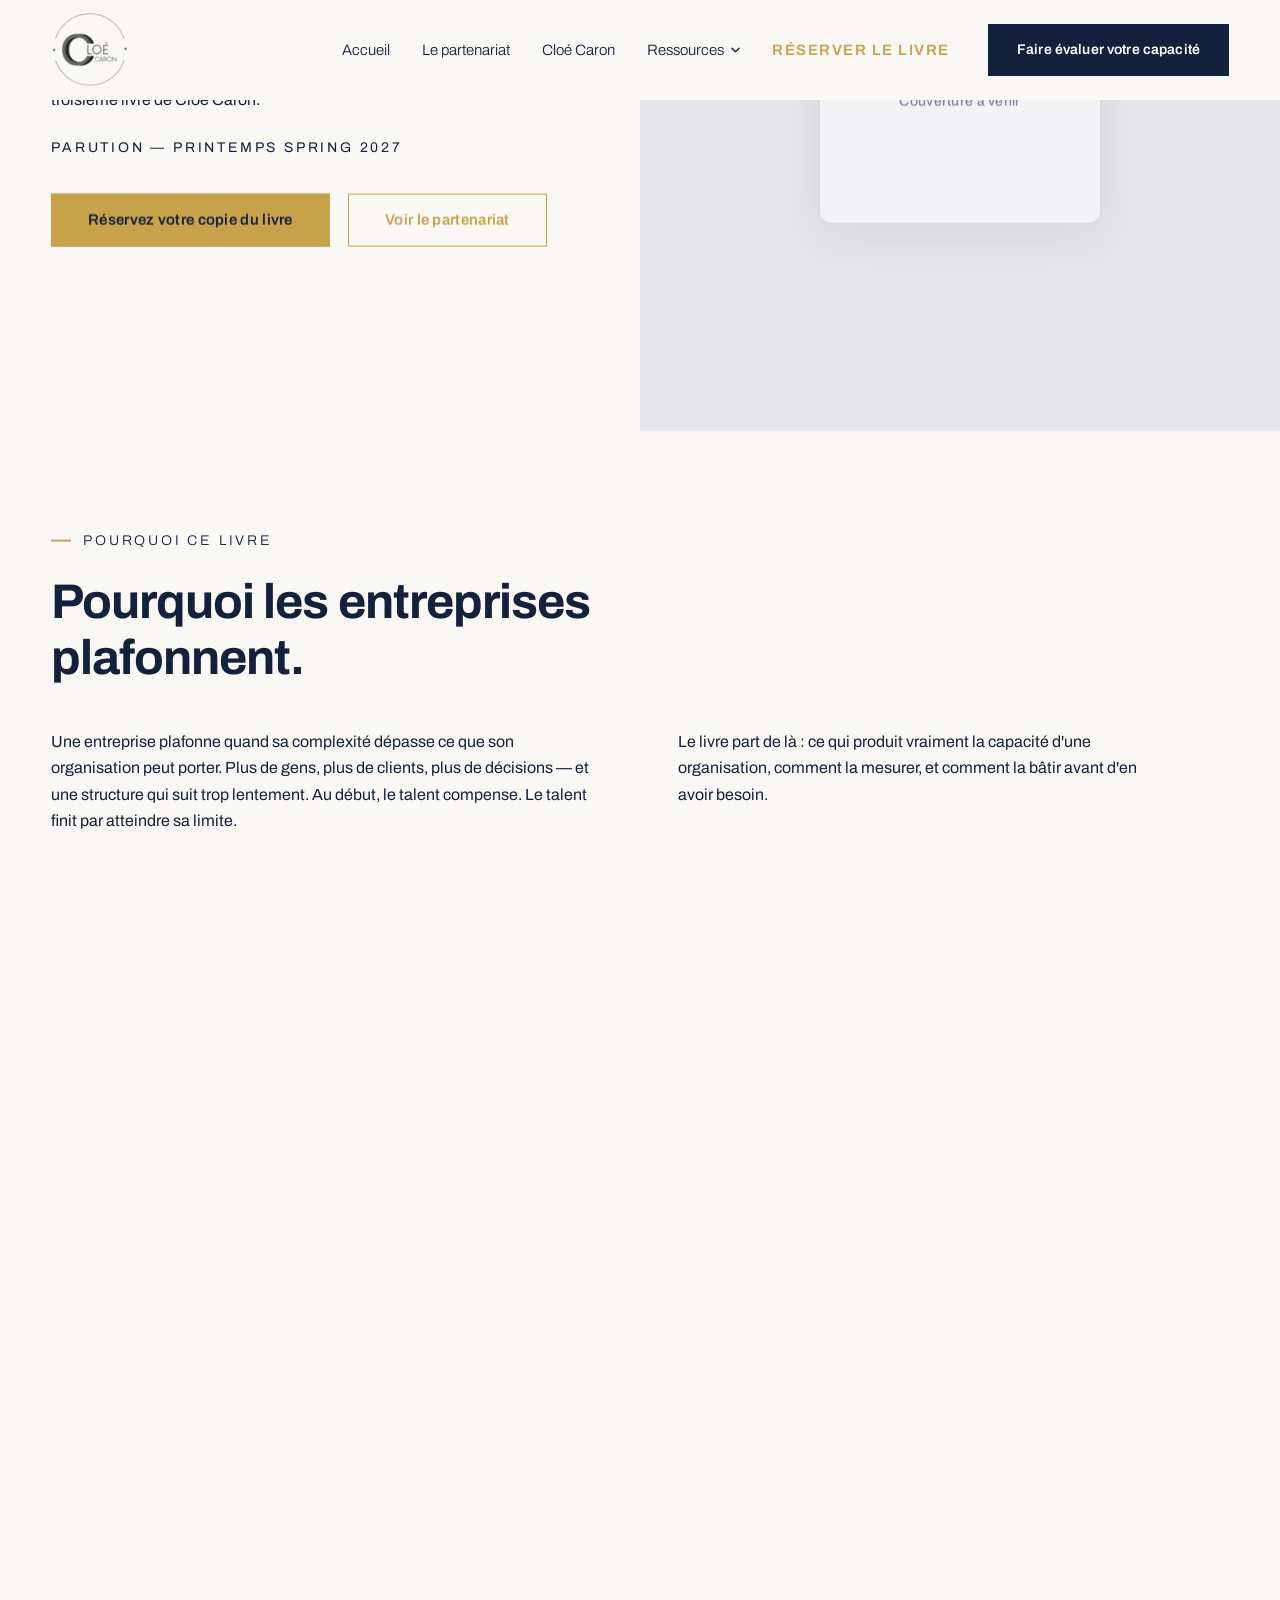
<file: books.html>
<!DOCTYPE html>
<html lang="fr">

<head>
  <meta charset="UTF-8">
  <meta name="viewport" content="width=device-width, initial-scale=1.0">
  <title>Livres — Cloé Caron | Propulsez votre Inc.</title>
  <meta name="description"
    content="Découvrez les livres de Cloé Caron : Propulsez votre Inc., Propulsez votre équipe, et Osez vous propulser. Des modèles éprouvés pour la croissance des dirigeants et de leurs organisations.">

  <!-- Favicon -->
  <link rel="icon" type="image/svg+xml" href="assets/images/logo/Cloe-logo.svg">

  <!-- Core Google Fonts: Archivo (Primary Brand) -->
  <link rel="preconnect" href="https://fonts.googleapis.com">
  <link rel="preconnect" href="https://fonts.gstatic.com" crossorigin>
  <link
    href="https://fonts.googleapis.com/css2?family=Archivo:ital,wght@0,300;0,400;0,500;0,600;0,700;0,800;1,400;1,600&display=swap"
    rel="stylesheet">

  <!-- Stylesheet Hierarchy -->
  <link rel="stylesheet" href="assets/css/variables.css">
  <link rel="stylesheet" href="assets/css/global.css">
  <link rel="stylesheet" href="assets/css/header.css">
  <!-- Page-Specific Stylesheet (Books) -->
  <link rel="stylesheet" href="assets/css/books.css?v=2.0">
  <link rel="stylesheet" href="assets/css/footer.css">
</head>

<body class="books-page">

  <!-- =========================================================================
       SITE HEADER NAVIGATION
       ========================================================================= -->
  <header class="site-header" id="site-header">
    <div class="container">
      <a href="index.html" class="site-logo" aria-label="Cloé Caron Accueil">
        <img src="assets/images/logo/Cloe-logo.svg" alt="Cloé Caron Logo" class="site-logo-img" width="78" height="78">
      </a>

      <!-- Mobile Hamburger Button -->
      <button class="menu-toggle" id="menu-toggle" aria-label="Toggle navigation menu" aria-expanded="false">
        <span></span>
        <span></span>
        <span></span>
      </button>

      <!-- Main Navigation -->
      <nav class="site-nav" id="site-nav" aria-label="Navigation principale">
        <ul class="site-nav-list">
          <li><a href="index.html" class="nav-link">Accueil</a></li>
          <li><a href="partnership.html" class="nav-link">Le partenariat</a></li>
          <li><a href="about.html" class="nav-link">Cloé Caron</a></li>
          <li class="nav-item-dropdown">
            <a href="podcasts.html" class="nav-link dropdown-toggle" id="nav-dropdown-toggle" aria-haspopup="true" aria-expanded="false">
              <span>Ressources</span>
              <svg class="dropdown-chevron" width="10" height="6" viewBox="0 0 10 6" fill="none" xmlns="http://www.w3.org/2000/svg" aria-hidden="true">
                <path d="M1 1L5 5L9 1" stroke="currentColor" stroke-width="1.5" stroke-linecap="round" stroke-linejoin="round"/>
              </svg>
            </a>
            <ul class="dropdown-menu" aria-label="Sous-menu Ressources">
              <li><a href="podcasts.html" class="dropdown-link">The Podcasts</a></li>
              <li><a href="books.html" class="dropdown-link active">Books</a></li>
            </ul>
          </li>
          <li><a href="books.html" class="nav-link active">Réserver le livre</a></li>
        </ul>

        <div class="header-action">
          <a href="partnership.html#evaluer" class="btn btn-dark" id="header-cta-btn">Faire évaluer votre capacité</a>
        </div>
      </nav>
    </div>
  </header>
  <div class="site-nav-backdrop" id="site-nav-backdrop" aria-hidden="true"></div>

  <!-- =========================================================================
       GSAP SCROLLSMOOTHER WRAPPER
       ========================================================================= -->
  <div id="smooth-wrapper">
    <div id="smooth-content">
      <main id="main-content">

        <!-- =====================================================================
             SECTION 1: HERO SECTION (#books-hero)
             Full-width split layout matching Figma Cloé Caron - Books.png
             ===================================================================== -->
        <section class="books-hero" id="books-hero" aria-label="Propulsez votre Inc. — Le prochain livre">
          <div class="books-hero-grid">

            <!-- Left Column: Content aligned with container -->
            <div class="books-hero-content-col">
              <div class="books-hero-content">
                <div class="books-eyebrow eyebrow">
                  <span class="books-eyebrow-dash">—</span> LE PROCHAIN LIVRE
                </div>

                <h1 class="books-hero-title">
                  Propulsez votre Inc.
                </h1>

                <div class="books-hero-tag">
                  LE LIVRE
                </div>

                <p class="books-hero-desc">
                  L'équation de la capacité d'entreprise, du diagnostic à la relève. Le<br class="desktop-only"> troisième livre de Cloé Caron.
                </p>

                <div class="books-hero-parution">
                  PARUTION — PRINTEMPS SPRING 2027
                </div>

                <div class="books-hero-actions">
                  <a href="#reserver" class="btn btn-primary books-btn-primary">
                    Réservez votre copie du livre
                  </a>
                  <a href="partnership.html" class="btn btn-outline books-btn-secondary">
                    Voir le partenariat
                  </a>
                </div>
              </div>
            </div>

            <!-- Right Column: Full-bleed Neutral Graphic with Cover Placeholder -->
            <div class="books-hero-media-col">
              <img src="assets/images/books/banner-img.png" alt="" class="books-hero-media-bg" width="720" height="726" aria-hidden="true">
              <div class="books-cover-placeholder">
                <svg class="books-placeholder-icon" viewBox="0 0 24 24" fill="none" stroke="currentColor" stroke-width="1.5" stroke-linecap="round" stroke-linejoin="round">
                  <rect x="3" y="3" width="18" height="18" rx="2" ry="2"></rect>
                  <circle cx="8.5" cy="8.5" r="1.5"></circle>
                  <polyline points="21 15 16 10 5 21"></polyline>
                </svg>
                <span class="books-placeholder-text">Couverture à venir</span>
              </div>
            </div>

          </div>
        </section>

        <!-- =====================================================================
             SECTION 2: POURQUOI CE LIVRE (#books-why)
             ===================================================================== -->
        <section class="books-why" id="books-why" aria-label="Pourquoi ce livre">
          <div class="container">
            <div class="books-why-header">
              <div class="books-eyebrow eyebrow">
                <span class="books-eyebrow-dash">—</span> POURQUOI CE LIVRE
              </div>
              <h2 class="books-why-title">
                Pourquoi les entreprises<br>plafonnent.
              </h2>
            </div>

            <div class="books-why-grid">
              <div class="books-why-col">
                <p class="books-why-text">
                  Une entreprise plafonne quand sa complexité dépasse ce que son organisation peut porter. Plus de gens, plus de clients, plus de décisions — et une structure qui suit trop lentement. Au début, le talent compense. Le talent finit par atteindre sa limite.
                </p>
              </div>
              <div class="books-why-col">
                <p class="books-why-text">
                  Le livre part de là : ce qui produit vraiment la capacité d'une organisation, comment la mesurer, et comment la bâtir avant d'en avoir besoin.
                </p>
              </div>
            </div>
          </div>
        </section>

        <!-- =====================================================================
             SECTION 3: LES 10 LOIS DE LA CROISSANCE (#books-laws)
             ===================================================================== -->
        <section class="books-laws" id="books-laws" aria-label="Les 10 lois de la croissance d'entreprise">
          <div class="container">
            <div class="books-laws-header">
              <div class="books-eyebrow eyebrow">
                <span class="books-eyebrow-dash">—</span> CE QU'IL Y A DEDANS
              </div>
              <h2 class="books-laws-title">
                Les 10 lois de la croissance<br>d’entreprise.
              </h2>
              <p class="books-laws-subtitle">
                Toute organisation obéit à deux séries de lois. Les premières sont visibles : la comptabilité, le droit corporatif, la fiscalité. Les secondes s’écrivent nulle part, et ce sont elles qui déterminent si une entreprise grandira, stagnera ou reculera.
              </p>
            </div>

            <!-- 10 Pointers Grid (Alternating rows: 01-02, 03-04, 05-06, 07-08, 09-10) -->
            <div class="books-laws-grid">
              <div class="books-law-item">
                <span class="books-law-num">01</span>
                <p class="books-law-text">Toute organisation est parfaitement conçue pour produire les résultats qu'elle produit.</p>
              </div>

              <div class="books-law-item">
                <span class="books-law-num">02</span>
                <p class="books-law-text">La complexité grandit toujours plus vite que la structure.</p>
              </div>

              <div class="books-law-item">
                <span class="books-law-num">03</span>
                <p class="books-law-text">La qualité des décisions s'accumule, comme des intérêts.</p>
              </div>

              <div class="books-law-item">
                <span class="books-law-num">04</span>
                <p class="books-law-text">La capacité organisationnelle précède la performance financière.</p>
              </div>

              <div class="books-law-item">
                <span class="books-law-num">05</span>
                <p class="books-law-text">La dépendance au fondateur augmente en silence.</p>
              </div>

              <div class="books-law-item">
                <span class="books-law-num">06</span>
                <p class="books-law-text">Le leadership existe pour augmenter la capacité de l'organisation.</p>
              </div>

              <div class="books-law-item">
                <span class="books-law-num">07</span>
                <p class="books-law-text">La gouvernance protège demain pendant que les opérations livrent aujourd'hui.</p>
              </div>

              <div class="books-law-item">
                <span class="books-law-num">08</span>
                <p class="books-law-text">La culture est le système d’exploitation de l’exécution.</p>
              </div>

              <div class="books-law-item">
                <span class="books-law-num">09</span>
                <p class="books-law-text">Une organisation croît à la vitesse de la confiance.</p>
              </div>

              <div class="books-law-item">
                <span class="books-law-num">10</span>
                <p class="books-law-text">La valeur d’une entreprise se bâtit bien avant d’être mesurée.</p>
              </div>
            </div>

            <!-- Bottom Action Buttons -->
            <div class="books-laws-actions">
              <a href="partnership.html#evaluer" class="btn btn-primary">
                Faire évaluer votre capacité de croissance
              </a>
              <a href="#reserver" class="btn btn-outline">
                Réservez votre copie du livre
              </a>
            </div>
          </div>
        </section>

        <!-- =====================================================================
             SECTION 4: TROIS LIVRES, TROIS MODÈLES (#books-models)
             ===================================================================== -->
        <section class="books-models" id="books-models" aria-label="Trois livres, trois modèles">
          <div class="container">
            <!-- Section Header (Centered) -->
            <div class="books-models-header">
              <div class="books-eyebrow eyebrow">
                <span class="books-eyebrow-dash">—</span> TROIS LIVRES, TROIS MODÈLES
              </div>
              <h2 class="books-models-title">
                Cloé a écrit sur la personne, puis sur<br>l'équipe, maintenant sur l'entreprise.
              </h2>
              <p class="books-models-subtitle">
                Trois modèles distincts, à trois échelles. Chacun répond à la question de son niveau.
              </p>
            </div>

            <!-- 3 Books Cards Grid -->
            <div class="books-cards-grid">

              <!-- Card 1: Osez vous propulser -->
              <article class="books-model-card">
                <div class="books-card-top-badge">
                  PARU
                </div>
                <div class="books-card-badge-wrap">
                  <img src="assets/images/books/5cles.png" alt="5 Clés La Personne" class="books-card-badge-img" width="132" height="132" loading="lazy">
                </div>
                <div class="books-card-divider" aria-hidden="true"></div>
                <div class="books-card-body">
                  <div class="books-card-scale">
                    ÉCHELLE 01 — L'INDIVIDU
                  </div>
                  <h3 class="books-card-title">
                    Osez vous propulser
                  </h3>
                  <div class="books-card-meta">
                    2023 · Le modèle des 5 Clés
                  </div>
                  <p class="books-card-desc">
                    Le premier frein est dans la tête de celui ou celle qui dirige. Lever ses propres freins avant ceux de l'organisation.
                  </p>
                  <div class="books-card-footer">
                    <img src="assets/images/books/book-osez.png" alt="Livre Osez vous propulser" class="books-card-thumb" width="58" height="58" loading="lazy">
                    <a href="#procurer-1" class="btn books-card-btn">
                      Se procurer le livre &rarr;
                    </a>
                  </div>
                </div>
              </article>

              <!-- Card 2: Propulsez votre équipe -->
              <article class="books-model-card">
                <div class="books-card-top-badge">
                  PARU
                </div>
                <div class="books-card-badge-wrap">
                  <img src="assets/images/books/5cles.png" alt="5 Clés La Personne" class="books-card-badge-img" width="132" height="132" loading="lazy">
                </div>
                <div class="books-card-divider" aria-hidden="true"></div>
                <div class="books-card-body">
                  <div class="books-card-scale">
                    ÉCHELLE 02 — L'ÉQUIPE
                  </div>
                  <h3 class="books-card-title">
                    Propulsez votre équipe
                  </h3>
                  <div class="books-card-meta">
                    2020 · Éditions Carte blanche · Le modèle 5C
                  </div>
                  <p class="books-card-desc">
                    Une entreprise grandit à la vitesse de son équipe de direction. Faire de vos gestionnaires une véritable équipe.
                  </p>
                  <div class="books-card-footer">
                    <img src="assets/images/books/book-propulsez.png" alt="Livre Propulsez votre équipe" class="books-card-thumb" width="58" height="58" loading="lazy">
                    <a href="#procurer-2" class="btn books-card-btn">
                      Se procurer le livre &rarr;
                    </a>
                  </div>
                </div>
              </article>

              <!-- Card 3: Propulsez votre Inc. -->
              <article class="books-model-card">
                <div class="books-card-top-badge">
                  À PARAÎTRE — PRINTEMPS 2027
                </div>
                <div class="books-card-badge-wrap">
                  <img src="assets/images/books/5p.png" alt="5P L'Entreprise" class="books-card-badge-img" width="132" height="132" loading="lazy">
                </div>
                <div class="books-card-divider" aria-hidden="true"></div>
                <div class="books-card-body">
                  <div class="books-card-scale">
                    ÉCHELLE 03 — L'ENTREPRISE
                  </div>
                  <h3 class="books-card-title">
                    Propulsez votre Inc.
                  </h3>
                  <div class="books-card-meta">
                    Le livre · Le modèle 5P™
                  </div>
                  <p class="books-card-desc">
                    La capacité d’une organisation à créer de la valeur par elle-même. Le troisième livre, celui qui passe de la personne et de l’équipe à l’entreprise entière.
                  </p>
                  <div class="books-card-footer">
                    <img src="assets/images/books/book-propulsez.png" alt="Livre Propulsez votre Inc." class="books-card-thumb" width="58" height="58" loading="lazy">
                    <a href="#reserver" class="btn books-card-btn books-card-btn-reserve">
                      Réservez votre copie du livre
                    </a>
                  </div>
                </div>
              </article>

            </div>

            <!-- Bottom Note Below Cards -->
            <p class="books-models-bottom-note">
              LES DEUX PREMIERS — BEST-SELLERS AU QUÉBEC · POINT DE VENTE À CONFIRMER
            </p>
          </div>
        </section>

        <!-- =======================================================================
             SECTION 5: TESTIMONIALS SLIDER / CAROUSEL
             ======================================================================= -->
        <section class="books-testimonials" id="books-testimonials" aria-label="Ce qu'ils ont dit des livres de Cloé">
          <div class="books-testimonials-header">
            <span class="books-testimonials-eyebrow">CE QU'ILS ONT DIT DES LIVRES DE CLOÉ</span>
          </div>

          <div class="books-testimonials-carousel" id="books-testimonials-carousel">
            <div class="books-testimonials-track" id="books-testimonials-track">

              <!-- Slide 0: Left peeking slide (faded) -->
              <article class="books-testimonial-slide" data-slide="0">
                <div class="books-testimonial-card-inner">
                  <div class="books-testimonial-card-eyebrow">ONE TEAM</div>
                  <p class="books-testimonial-quote">
                    « Ce guide permet d’apprendre à se connaître, à demander de l’aide et du feedback. Tout gestionnaire conscient de l’influence qu’il a tirera profit des conseils que Cloé partage dans son livre. »
                  </p>
                  <div class="books-testimonial-author-wrap">
                    <div class="books-testimonial-avatar-wrap">
                      <img src="assets/images/home-assets/Patricia-Gauthier.png" alt="Patricia Gauthier"
                        class="books-testimonial-avatar-img" width="57" height="57" loading="lazy">
                    </div>
                    <div class="books-testimonial-author-info">
                      <h3 class="books-testimonial-author-name">Patricia Gauthier</h3>
                      <span class="books-testimonial-author-role">PDG, Moderna</span>
                    </div>
                  </div>
                </div>
              </article>

              <!-- Slide 1: Center active slide (Manon Brouillette) -->
              <article class="books-testimonial-slide is-active" data-slide="1">
                <div class="books-testimonial-card-inner">
                  <p class="books-testimonial-quote">
                    « Je recommande fortement ce guide à tous les leaders. À travers une multitude d’exemples vécus, Cloé nous fait réaliser l’impact de notre posture sur notre équipe. Elle nous démontre la puissance de son modèle. »
                  </p>
                  <div class="books-testimonial-author-wrap">
                    <div class="books-testimonial-avatar-wrap">
                      <img src="assets/images/home-assets/Sylvain-Corbeil.png" alt="Manon Brouillette"
                        class="books-testimonial-avatar-img" width="57" height="57" loading="lazy">
                    </div>
                    <div class="books-testimonial-author-info">
                      <h3 class="books-testimonial-author-name">Manon Brouillette</h3>
                      <span class="books-testimonial-author-role">Ex-présidente de Vidéotron, administratrice de sociétés</span>
                    </div>
                  </div>
                </div>
              </article>

              <!-- Slide 2: Right peeking slide (Grégoire Baillargeon) -->
              <article class="books-testimonial-slide" data-slide="2">
                <div class="books-testimonial-card-inner">
                  <p class="books-testimonial-quote">
                    « On ne peut pas changer qui on est, mais on peut se développer. Dans son livre, Cloé nous guide pour y arriver et augmenter l’efficacité de nos équipes. »
                  </p>
                  <div class="books-testimonial-author-wrap">
                    <div class="books-testimonial-avatar-wrap">
                      <img src="assets/images/home-assets/Samba-Sow.png" alt="Grégoire Baillargeon"
                        class="books-testimonial-avatar-img" width="57" height="57" loading="lazy">
                    </div>
                    <div class="books-testimonial-author-info">
                      <h3 class="books-testimonial-author-name">Grégoire Baillargeon</h3>
                      <span class="books-testimonial-author-role">BMO</span>
                    </div>
                  </div>
                </div>
              </article>

              <!-- Slide 3: Sylvain Corbeil -->
              <article class="books-testimonial-slide" data-slide="3">
                <div class="books-testimonial-card-inner">
                  <div class="books-testimonial-card-eyebrow">COMITÉ DE DIRECTION</div>
                  <p class="books-testimonial-quote">
                    « Cloé a une approche très structurée mais également très flexible ; cette structure nous a permis d’avoir des dialogues vraiment pertinents et percutants pour progresser en équipe et faire front commun. »
                  </p>
                  <div class="books-testimonial-author-wrap">
                    <div class="books-testimonial-avatar-wrap">
                      <img src="assets/images/home-assets/Sylvain-Corbeil.png" alt="Sylvain Corbeil"
                        class="books-testimonial-avatar-img" width="57" height="57" loading="lazy">
                    </div>
                    <div class="books-testimonial-author-info">
                      <h3 class="books-testimonial-author-name">Sylvain Corbeil</h3>
                      <span class="books-testimonial-author-role">Premier vice-président, services aux entreprises — Québec et Atlantique, TD</span>
                    </div>
                  </div>
                </div>
              </article>

            </div>
          </div>
        </section>

        <!-- =======================================================================
             SECTION 6: FINAL CTA BANNER (Les livres expliquent. Le mandat, lui...)
             ======================================================================= -->
        <section class="books-cta-banner" id="books-cta" aria-label="Évaluation de votre capacité de croissance">
          <div class="container">
            <div class="books-cta-content">
              <h2 class="books-cta-title">
                Les livres expliquent. Le mandat, lui,<br>
                change quelque chose.
              </h2>
              <div class="books-cta-action">
                <a href="partnership.html#evaluation" class="btn books-cta-btn">
                  Faire évaluer votre capacité de croissance
                </a>
              </div>
            </div>
          </div>
        </section>

      </main>

      <!-- =======================================================================
           SITE FOOTER (Globally Unified Across All Pages)
           ======================================================================= -->
      <footer class="site-footer" id="site-footer">
        <div class="container">
          <div class="footer-main-grid">

            <!-- Column 1: Brand & Bio -->
            <div class="footer-brand-col">
              <a href="index.html" class="footer-logo" aria-label="Cloé Caron Accueil">
                <img src="assets/images/logo/Cloe-logo.svg" alt="Cloé Caron" width="72" height="72"
                  class="footer-logo-img">
              </a>
              <p class="footer-brand-desc">
                Cloé Caron accompagne les<br>
                dirigeants à bâtir une entreprise qui<br>
                grandit sans eux.
              </p>
            </div>

            <!-- Column 2: Navigation -->
            <div class="footer-nav-col">
              <h3 class="footer-col-title">NAVIGATION</h3>
              <ul class="footer-links-list">
                <li>
                  <a href="index.html" class="footer-link">
                    <span class="footer-bullet">•</span> Accueil
                  </a>
                </li>
                <li>
                  <a href="partnership.html" class="footer-link">
                    <span class="footer-bullet">•</span> Le partenariat
                  </a>
                </li>
                <li>
                  <a href="about.html" class="footer-link">
                    <span class="footer-bullet">•</span> Cloé Caron
                  </a>
                </li>
              </ul>
            </div>

            <!-- Column 3: Contenu -->
            <div class="footer-content-col">
              <h3 class="footer-col-title">CONTENU</h3>
              <ul class="footer-links-list">
                <li>
                  <a href="podcasts.html" class="footer-link">
                    <span class="footer-bullet">•</span> Podcast — Confessions de Leaders
                  </a>
                </li>
                <li>
                  <a href="https://www.youtube.com/@CloeCaron" target="_blank" rel="noopener" class="footer-link">
                    <span class="footer-bullet">•</span> Chaîne YouTube
                  </a>
                </li>
                <li>
                  <a href="books.html" class="footer-link active">
                    <span class="footer-bullet">•</span> Lancement du prochain livre
                  </a>
                </li>
              </ul>
            </div>
          </div>

          <!-- Sub-Footer Bottom Bar -->
          <div class="footer-bottom-row">
            <p class="footer-copyright">
              © 2026 O2 Coaching — Cloé Caron
            </p>
            <span class="footer-direction">
              Maquette — direction 2a
            </span>
          </div>
        </div>
      </footer>
    </div>
  </div>

  <!-- =========================================================================
       SCRIPTS (GSAP Local Suite: Core + ScrollTrigger + ScrollSmoother + Draggable + ScrollToPlugin)
       ========================================================================= -->
  <script src="assets/gsap-public/minified/gsap.min.js"></script>
  <script src="assets/gsap-public/minified/ScrollTrigger.min.js"></script>
  <script src="assets/gsap-public/minified/ScrollSmoother.min.js"></script>
  <script src="assets/gsap-public/minified/Draggable.min.js"></script>
  <script src="assets/gsap-public/minified/ScrollToPlugin.min.js"></script>
  <script src="assets/js/main.js"></script>

</body>

</html>
</file>
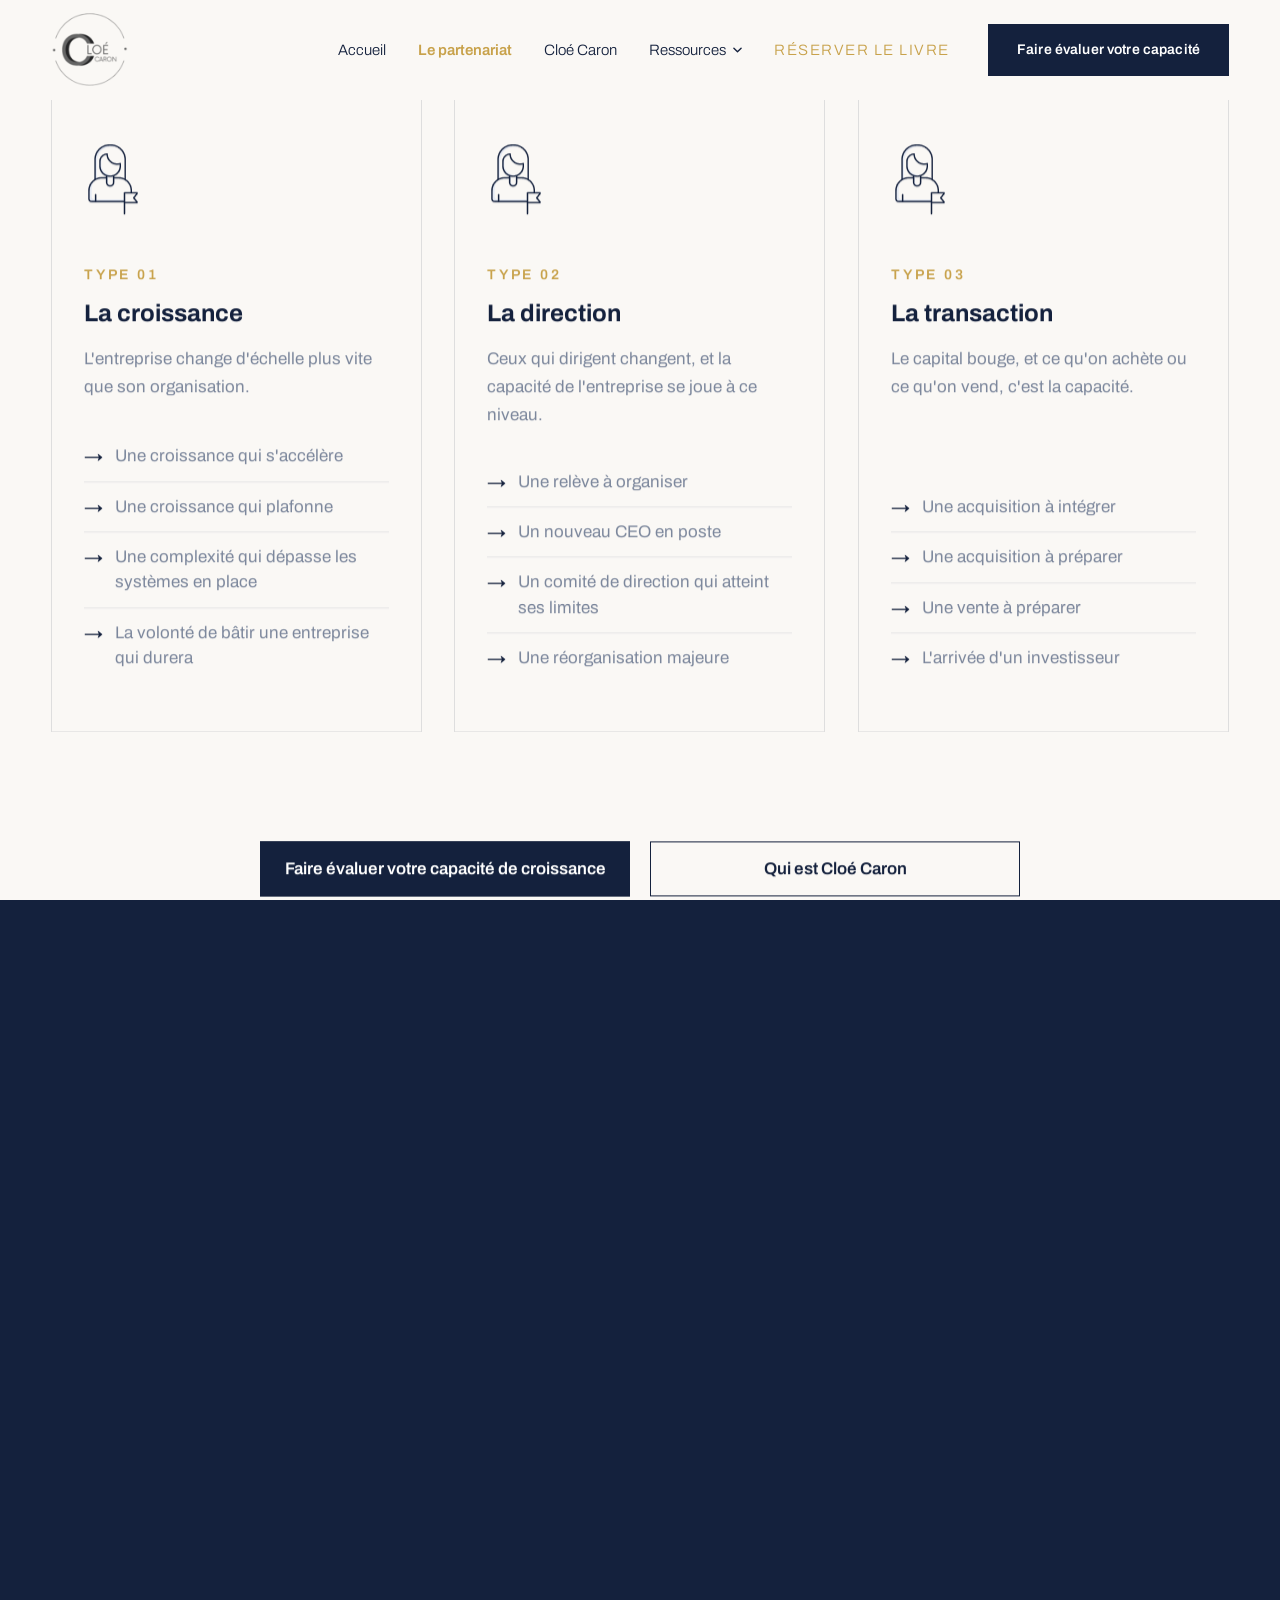
<file: partnership.html>
<!DOCTYPE html>
<html lang="fr">

<head>
  <meta charset="UTF-8">
  <meta name="viewport" content="width=device-width, initial-scale=1.0">
  <meta name="description"
    content="Propulsez votre Inc. est le partenariat qui bâtit cette organisation du futur. 12 à 18 mois auprès du dirigeant et de son comité de direction — Cloé Caron.">
  <title>Le partenariat — Propulsez votre Inc. | Cloé Caron</title>

  <!-- Google Fonts Preconnect & Archivo -->
  <link rel="preconnect" href="https://fonts.googleapis.com">
  <link rel="preconnect" href="https://fonts.gstatic.com" crossorigin>
  <link href="https://fonts.googleapis.com/css2?family=Archivo:ital,wght@0,300..900;1,300..900&display=swap"
    rel="stylesheet">

  <!-- Global Core Stylesheets -->
  <link rel="stylesheet" href="assets/css/variables.css">
  <link rel="stylesheet" href="assets/css/global.css">
  <link rel="stylesheet" href="assets/css/header.css">
  <!-- Page-Specific Stylesheet (Partnership) -->
  <link rel="stylesheet" href="assets/css/partnership.css?v=2.2">
  <link rel="stylesheet" href="assets/css/footer.css">
</head>

<body>

  <!-- =========================================================================
       SITE HEADER NAVIGATION
       ========================================================================= -->
  <header class="site-header" id="site-header">
    <div class="container">
      <a href="index.html" class="site-logo" aria-label="Cloé Caron Accueil">
        <img src="assets/images/logo/Cloe-logo.svg" alt="Cloé Caron Logo" class="site-logo-img" width="78" height="78">
      </a>

      <!-- Mobile Hamburger Button -->
      <button class="menu-toggle" id="menu-toggle" aria-label="Toggle navigation menu" aria-expanded="false">
        <span></span>
        <span></span>
        <span></span>
      </button>

      <!-- Main Navigation -->
      <nav class="site-nav" id="site-nav" aria-label="Navigation principale">
        <ul class="site-nav-list">
          <li><a href="index.html" class="nav-link">Accueil</a></li>
          <li><a href="partnership.html" class="nav-link active">Le partenariat</a></li>
          <li><a href="about.html" class="nav-link">Cloé Caron</a></li>
          <li class="nav-item-dropdown">
            <a href="podcasts.html" class="nav-link dropdown-toggle" id="nav-dropdown-toggle" aria-haspopup="true" aria-expanded="false">
              <span>Ressources</span>
              <svg class="dropdown-chevron" width="10" height="6" viewBox="0 0 10 6" fill="none" xmlns="http://www.w3.org/2000/svg" aria-hidden="true">
                <path d="M1 1L5 5L9 1" stroke="currentColor" stroke-width="1.5" stroke-linecap="round" stroke-linejoin="round"/>
              </svg>
            </a>
            <ul class="dropdown-menu" aria-label="Sous-menu Ressources">
              <li><a href="podcasts.html" class="dropdown-link">The Podcasts</a></li>
              <li><a href="books.html" class="dropdown-link">Books</a></li>
            </ul>
          </li>
          <li><a href="books.html" class="nav-link">Réserver le livre</a></li>
        </ul>

        <div class="header-action">
          <a href="#evaluer" class="btn btn-dark" id="header-cta-btn">Faire évaluer votre capacité</a>
        </div>
      </nav>
    </div>
  </header>
  <div class="site-nav-backdrop" id="site-nav-backdrop" aria-hidden="true"></div>

  <!-- =========================================================================
       GSAP SCROLLSMOOTHER WRAPPER
       ========================================================================= -->
  <div id="smooth-wrapper">
    <div id="smooth-content">
      <main id="main-content">

        <!-- =====================================================================
             SECTION 1: PARTNERSHIP HERO & VIDEO COMPONENT
             ===================================================================== -->
        <section class="partnership-hero" id="partnership-hero" aria-label="Le partenariat — Propulsez votre Inc.">
          <div class="container">
            <div class="partnership-hero-grid">

              <!-- Left Column: Eyebrow, Title, Subtitle & Video -->
              <div class="partnership-col-left">
                <div class="partnership-eyebrow eyebrow">
                  <span class="eyebrow-dash">—</span> LE PARTENARIAT
                </div>
                <h1 class="partnership-title">
                  Propulsez votre Inc.
                </h1>
                <p class="partnership-subtitle">
                  Les entreprises cessent rarement de croître par manque d’occasions. Elles cessent de croître parce que
                  l’organisation qui a bâti le succès d’aujourd’hui doit maintenant bâtir celui du futur.
                </p>

                <!-- Video Container (Exact Figma Design with assets/images/elements/play-btn.svg) -->
                <div class="partnership-video-box" id="partnership-video-box" role="region"
                  aria-label="Lecteur vidéo de présentation">
                  <button class="video-play-btn" type="button" aria-label="Lancer la vidéo">
                    <img src="assets/images/elements/play-btn.svg" alt="Play" class="play-btn-img" width="80"
                      height="80">
                  </button>
                </div>
              </div>

              <!-- Right Column: Narrative & Action Buttons -->
              <div class="partnership-col-right">
                <div class="partnership-desc">
                  <p class="partnership-desc-p">
                    Propulsez votre Inc. est le partenariat qui bâtit cette organisation du futur. 12 à 18 mois auprès
                    du dirigeant et de son comité de direction, pour amener l’entreprise au prochain niveau de
                    croissance.
                  </p>
                  <p class="partnership-desc-p">
                    Les revenus, les marges, le multiple : ce sont des résultats. Ce qui les génère, c’est la capacité
                    de l’organisation à créer de la valeur de façon répétée, prévisible, et portée par l’organisation
                    elle-même. C’est cette capacité organisationnelle qu’on bâtit.
                  </p>
                </div>

                <div class="partnership-actions">
                  <div class="partnership-btn-stack">
                    <a href="#evaluer" class="btn btn-primary" id="btn-partenariat-evaluer">
                      Faire évaluer votre capacité de croissance
                    </a>
                    <a href="#livre" class="btn btn-outline" id="btn-partenariat-livre">
                      Réservez votre copie du livre
                    </a>
                  </div>
                </div>
              </div>

            </div>
          </div>
        </section>

        <!-- =====================================================================
             SECTION 2: THE OPPORTUNITY SECTION (L'OPPORTUNITÉ)
             ===================================================================== -->
        <section class="opportunity-section" id="opportunite"
          aria-label="L'opportunité — Vous aurez besoin de nous quand">
          <div class="container">
            <!-- Section Header (Centered) -->
            <header class="opportunity-header">
              <div class="opportunity-eyebrow eyebrow">
                <span class="eyebrow-dash">—</span> L'OPPORTUNITÉ
              </div>
              <h2 class="opportunity-title">
                Vous aurez besoin de nous quand :
              </h2>
              <p class="opportunity-lead">
                Dans ces trois cas, la complexité de l’entreprise dépasse ce que son organisation actuelle peut porter.
              </p>
            </header>

            <!-- 3-Column Opportunity Cards Grid -->
            <div class="opportunity-grid">

              <!-- Card 01: La croissance -->
              <article class="opportunity-card">
                <div class="opportunity-card-icon-wrap">
                  <img src="assets/images/home-assets/problem-icon-1.png" alt="Type 01" class="opportunity-card-icon"
                    width="58" height="58" loading="lazy">
                </div>
                <div class="opportunity-card-type">TYPE 01</div>
                <h3 class="opportunity-card-title">La croissance</h3>
                <p class="opportunity-card-desc">L'entreprise change d'échelle plus vite que son organisation.</p>

                <ul class="opportunity-list">
                  <li class="opportunity-list-item">
                    <span class="opportunity-item-arrow" aria-hidden="true">&rarr;</span>
                    <span class="opportunity-item-text">Une croissance qui s'accélère</span>
                  </li>
                  <li class="opportunity-list-item">
                    <span class="opportunity-item-arrow" aria-hidden="true">&rarr;</span>
                    <span class="opportunity-item-text">Une croissance qui plafonne</span>
                  </li>
                  <li class="opportunity-list-item">
                    <span class="opportunity-item-arrow" aria-hidden="true">&rarr;</span>
                    <span class="opportunity-item-text">Une complexité qui dépasse les systèmes en place</span>
                  </li>
                  <li class="opportunity-list-item">
                    <span class="opportunity-item-arrow" aria-hidden="true">&rarr;</span>
                    <span class="opportunity-item-text">La volonté de bâtir une entreprise qui durera</span>
                  </li>
                </ul>
              </article>

              <!-- Card 02: La direction -->
              <article class="opportunity-card">
                <div class="opportunity-card-icon-wrap">
                  <img src="assets/images/home-assets/problem-icon-1.png" alt="Type 02" class="opportunity-card-icon"
                    width="58" height="58" loading="lazy">
                </div>
                <div class="opportunity-card-type">TYPE 02</div>
                <h3 class="opportunity-card-title">La direction</h3>
                <p class="opportunity-card-desc">Ceux qui dirigent changent, et la capacité de l'entreprise se joue à ce
                  niveau.</p>

                <ul class="opportunity-list">
                  <li class="opportunity-list-item">
                    <span class="opportunity-item-arrow" aria-hidden="true">&rarr;</span>
                    <span class="opportunity-item-text">Une relève à organiser</span>
                  </li>
                  <li class="opportunity-list-item">
                    <span class="opportunity-item-arrow" aria-hidden="true">&rarr;</span>
                    <span class="opportunity-item-text">Un nouveau CEO en poste</span>
                  </li>
                  <li class="opportunity-list-item">
                    <span class="opportunity-item-arrow" aria-hidden="true">&rarr;</span>
                    <span class="opportunity-item-text">Un comité de direction qui atteint ses limites</span>
                  </li>
                  <li class="opportunity-list-item">
                    <span class="opportunity-item-arrow" aria-hidden="true">&rarr;</span>
                    <span class="opportunity-item-text">Une réorganisation majeure</span>
                  </li>
                </ul>
              </article>

              <!-- Card 03: La transaction -->
              <article class="opportunity-card">
                <div class="opportunity-card-icon-wrap">
                  <img src="assets/images/home-assets/problem-icon-1.png" alt="Type 03" class="opportunity-card-icon"
                    width="58" height="58" loading="lazy">
                </div>
                <div class="opportunity-card-type">TYPE 03</div>
                <h3 class="opportunity-card-title">La transaction</h3>
                <p class="opportunity-card-desc">Le capital bouge, et ce qu'on achète ou ce qu'on vend, c'est la
                  capacité.</p>

                <ul class="opportunity-list">
                  <li class="opportunity-list-item">
                    <span class="opportunity-item-arrow" aria-hidden="true">&rarr;</span>
                    <span class="opportunity-item-text">Une acquisition à intégrer</span>
                  </li>
                  <li class="opportunity-list-item">
                    <span class="opportunity-item-arrow" aria-hidden="true">&rarr;</span>
                    <span class="opportunity-item-text">Une acquisition à préparer</span>
                  </li>
                  <li class="opportunity-list-item">
                    <span class="opportunity-item-arrow" aria-hidden="true">&rarr;</span>
                    <span class="opportunity-item-text">Une vente à préparer</span>
                  </li>
                  <li class="opportunity-list-item">
                    <span class="opportunity-item-arrow" aria-hidden="true">&rarr;</span>
                    <span class="opportunity-item-text">L'arrivée d'un investisseur</span>
                  </li>
                </ul>
              </article>

            </div>

            <!-- Bottom Centered Action Buttons -->
            <div class="opportunity-bottom-actions">
              <a href="#evaluer" class="btn btn-dark" id="btn-opp-evaluer">
                Faire évaluer votre capacité de croissance
              </a>
              <a href="index.html#cloe-caron" class="btn btn-outline-dark" id="btn-opp-cloe">
                Qui est Cloé Caron
              </a>
            </div>
          </div>
        </section>

        <!-- =====================================================================
             SECTION 3: THREE MODELS / 25 ANS D'IMPACT (TROIS MODÈLES)
             ===================================================================== -->
        <section class="models-section" id="modeles" aria-label="Trois modèles — 25 ans d'impact">
          <div class="container">

            <!-- Section Header (Left-aligned) -->
            <header class="models-header">
              <div class="models-eyebrow eyebrow">
                <span class="eyebrow-dash">—</span> 25 ANS D'IMPACT
              </div>
              <h2 class="models-title">
                Trois modèles, pour répondre<br>à tous les besoins de votre<br>entreprise.
              </h2>
              <p class="models-lead">
                Cloé a d’abord travaillé sur la personne, puis sur l’équipe, et maintenant sur l’entreprise. Elle a
                consolidé 25 ans d’expérience auprès des entrepreneurs et des leaders dans trois modèles.
              </p>
            </header>

            <!-- Thin Full-Width Divider Line -->
            <hr class="models-divider" aria-hidden="true">

            <!-- 3 Columns Evolution Grid -->
            <div class="models-grid">

              <!-- Column 1: La personne -->
              <article class="model-col">
                <div class="model-col-category">LA PERSONNE</div>
                <h3 class="model-col-title">Osez vous propulser</h3>
                <div class="model-col-subtitle">Les 5 Clés</div>
                <div class="model-col-separator" aria-hidden="true"></div>
                <div class="model-col-body">
                  <p>
                    Comment un leader exprime son plein potentiel et reconnaît sa Contribution Stratégique Unique
                    (CSU™), et trouve l’énergie de la porter.
                  </p>
                </div>
              </article>

              <!-- Column 2: L'équipe -->
              <article class="model-col">
                <div class="model-col-category">L'ÉQUIPE</div>
                <h3 class="model-col-title">Propulsez votre équipe</h3>
                <div class="model-col-subtitle">Le 5C</div>
                <div class="model-col-separator" aria-hidden="true"></div>
                <div class="model-col-body">
                  <p>
                    Comment une équipe de gestionnaires devient une véritable équipe de direction, autour d’un contrat
                    d’équipe OneTeam™ clair.
                  </p>
                </div>
              </article>

              <!-- Column 3: L'entreprise -->
              <article class="model-col">
                <div class="model-col-category">L'ENTREPRISE</div>
                <h3 class="model-col-title">Propulsez votre Inc.</h3>
                <div class="model-col-subtitle">Le 5P</div>
                <div class="model-col-separator" aria-hidden="true"></div>
                <div class="model-col-body">
                  <p class="model-highlight">
                    Comment l’organisation entière acquiert la capacité de porter sa propre croissance, au-delà de ceux
                    qui la dirigent.
                  </p>
                  <p>
                    C’est le modèle de ce partenariat, et celui du troisième livre. Les deux qui l’ont précédé
                    travaillaient la même question à une échelle plus petite.
                  </p>
                </div>
              </article>

            </div>

            <!-- Bottom Callout Note with Gold Vertical Line -->
            <div class="models-callout">
              <p class="models-callout-text">
                Un fil conducteur traverse les trois : la <strong class="callout-strong-navy">Contribution Stratégique
                  Unique™</strong> — ce que cette personne, cette équipe, cette entreprise sont les seules à pouvoir
                faire. C’est là que commence le premier des cinq P.
              </p>
            </div>

          </div>
        </section>

        <!-- =====================================================================
             SECTION 4: LE MODÈLE 5P (INTERACTIVE STICKY WHEEL & 5 STEPS)
             ===================================================================== -->
        <section class="wheel-section" id="modele-5p" aria-label="Le Modèle 5P — Accompagnement stratégique">
          <div class="wheel-container-full">
            <div class="wheel-layout-grid">

              <!-- Left Column: Sticky Pinned 5P Wheel -->
              <div class="wheel-sticky-col">
                <div class="wheel-graphic-wrapper">
                  <div class="wheel-assembly" id="wheel-assembly" role="img"
                    aria-label="Modèle 5P interactif — Profitabilité, Pourquoi, Personnes, Processus, Propulsion">
                    <!-- Center Stationary Disc: Profitabilité -->
                    <div class="wheel-center-disc" id="wheel-center-disc">
                      <img src="assets/images/wheel-elements/wheel-center.svg" alt="Profitabilité" width="259"
                        height="259" loading="eager">
                    </div>

                    <!-- Orbiting Track: Dashed Gold Ring + 5 Step Pods -->
                    <div class="wheel-rotator" id="wheel-rotator">
                      <img src="assets/images/wheel-elements/wheel-svg.svg" alt="" class="wheel-track-svg" width="481"
                        height="481" loading="eager">

                      <div class="wheel-pod-wrap pod-p1 active" id="wheel-pod-0" data-step="0">
                        <img src="assets/images/wheel-elements/p1.svg" alt="P1 Pourquoi" class="pod-svg" width="124"
                          height="113">
                      </div>
                      <div class="wheel-pod-wrap pod-p2" id="wheel-pod-1" data-step="1">
                        <img src="assets/images/wheel-elements/p2.svg" alt="P2 Personnes" class="pod-svg" width="112"
                          height="115">
                      </div>
                      <div class="wheel-pod-wrap pod-p3" id="wheel-pod-2" data-step="2">
                        <img src="assets/images/wheel-elements/p3.svg" alt="P3 Processus" class="pod-svg" width="112"
                          height="113">
                      </div>
                      <div class="wheel-pod-wrap pod-p4" id="wheel-pod-3" data-step="3">
                        <img src="assets/images/wheel-elements/p4.svg" alt="P4 Profitabilité" class="pod-svg"
                          width="135" height="113">
                      </div>
                      <div class="wheel-pod-wrap pod-p5" id="wheel-pod-4" data-step="4">
                        <img src="assets/images/wheel-elements/p5.svg" alt="P5 Propulsion" class="pod-svg" width="117"
                          height="110">
                      </div>
                    </div>
                  </div>
                </div>
              </div>

              <!-- Right Column: 5 Sequential Scrolling Panels -->
              <div class="wheel-content-col">

                <!-- Step 1: P1 Pourquoi -->
                <article class="wheel-step-panel active" id="step-panel-0" data-step="0">
                  <div class="step-eyebrow">
                    <span class="step-num">P1</span>
                    <span class="step-dash">—</span>
                    <span class="step-label">POURQUOI</span>
                  </div>
                  <h3 class="step-title">
                    Pourquoi changeons-nous, et quelle vision voulons-nous construire ?
                  </h3>
                  <p class="step-desc">
                    On comprend pourquoi l'organisation existe, où elle veut aller, et pourquoi elle doit évoluer
                    maintenant.
                  </p>
                  <div class="step-subblock">
                    <div class="step-subhead">CE QUE ÇA DONNE</div>
                    <div class="step-takeaway">
                      Une organisation alignée autour d'une vision commune.
                    </div>
                  </div>
                  <div class="step-subblock">
                    <div class="step-subhead">LA DÉCISION</div>
                    <div class="step-quote">
                      « Sommes-nous prêts à construire ensemble ? »
                    </div>
                  </div>
                </article>

                <!-- Step 2: P2 Personnes -->
                <article class="wheel-step-panel" id="step-panel-1" data-step="1">
                  <div class="step-eyebrow">
                    <span class="step-num">P2</span>
                    <span class="step-dash">—</span>
                    <span class="step-label">PERSONNES</span>
                  </div>
                  <h3 class="step-title">
                    Qui devons-nous devenir pour réussir ?
                  </h3>
                  <p class="step-desc">
                    On aligne les leaders autour d’une même façon de collaborer et de décider.
                  </p>
                  <div class="step-subblock">
                    <div class="step-subhead">CE QUE ÇA DONNE</div>
                    <div class="step-takeaway">
                      Une véritable équipe de direction.
                    </div>
                  </div>
                  <div class="step-subblock">
                    <div class="step-subhead">LA DÉCISION</div>
                    <div class="step-quote">
                      « L’équipe est-elle prête à fonctionner comme une seule équipe ? »
                    </div>
                  </div>
                </article>

                <!-- Step 3: P3 Processus -->
                <article class="wheel-step-panel" id="step-panel-2" data-step="2">
                  <div class="step-eyebrow">
                    <span class="step-num">P3</span>
                    <span class="step-dash">—</span>
                    <span class="step-label">PROCESSUS</span>
                  </div>
                  <h3 class="step-title">
                    Quels systèmes devons-nous bâtir pour réussir durablement ?
                  </h3>
                  <p class="step-desc">
                    On met en place le système d’exploitation qui permet d’exécuter la stratégie avec discipline.
                  </p>
                  <div class="step-subblock">
                    <div class="step-subhead">CE QUE ÇA DONNE</div>
                    <div class="step-takeaway">
                      Une organisation qui exécute avec discipline.
                    </div>
                  </div>
                  <div class="step-subblock">
                    <div class="step-subhead">LA DÉCISION</div>
                    <div class="step-quote">
                      « Les nouveaux systèmes fonctionnent-ils de façon autonome ? »
                    </div>
                  </div>
                </article>

                <!-- Step 4: P4 Profitabilité -->
                <article class="wheel-step-panel" id="step-panel-3" data-step="3">
                  <div class="step-eyebrow">
                    <span class="step-num">P4</span>
                    <span class="step-dash">—</span>
                    <span class="step-label">PROFITABILITÉ</span>
                  </div>
                  <h3 class="step-title">
                    Comment créer davantage de valeur avec les mêmes ressources ?
                  </h3>
                  <p class="step-desc">
                    On accroît la performance de l'organisation, et on réinvestit ce que la croissance génère.
                  </p>
                  <div class="step-subblock">
                    <div class="step-subhead">CE QUE ÇA DONNE</div>
                    <div class="step-takeaway">
                      Une entreprise qui crée plus de valeur avec les mêmes ressources.
                    </div>
                  </div>
                  <div class="step-subblock">
                    <div class="step-subhead">LA DÉCISION</div>
                    <div class="step-quote">
                      « Sommes-nous prêts à accélérer notre prochaine phase de croissance ? »
                    </div>
                  </div>
                </article>

                <!-- Step 5: P5 Propulsion -->
                <article class="wheel-step-panel" id="step-panel-4" data-step="4">
                  <div class="step-eyebrow">
                    <span class="step-num">P5</span>
                    <span class="step-dash">—</span>
                    <span class="step-label">PROPULSION</span>
                  </div>
                  <h3 class="step-title">
                    Comment maintenir cet élan au cours des prochaines années ?
                  </h3>
                  <p class="step-desc">
                    L’organisation poursuit sa croissance d’elle-même, et continue d’innover.
                  </p>
                  <div class="step-subblock">
                    <div class="step-subhead">CE QUE ÇA DONNE</div>
                    <div class="step-takeaway">
                      Une capacité de croissance qui est durable.
                    </div>
                  </div>
                  <div class="step-subblock">
                    <div class="step-subhead">LA DÉCISION</div>
                    <div class="step-quote">
                      « Quelle est la prochaine ambition que nous allons construire ensemble ? »
                    </div>
                  </div>
                </article>

              </div>

            </div>
          </div>
        </section>

        <!-- =======================================================================
             SECTION 5: CE QU'ON INSTALLE CHEZ VOUS
             ======================================================================= -->
        <section class="installe-section" id="ce-quon-installe" aria-label="Ce qu'on installe chez vous">
          <div class="container">
            <div class="installe-content-wrap">
              <div class="installe-eyebrow">
                <span class="eyebrow-dash">—</span>
                <span class="eyebrow-label">CE QU'ON INSTALLE CHEZ VOUS</span>
              </div>
              <ul class="installe-list" role="list">
                <li class="installe-item">
                  <p class="installe-text">Un engagement de 12 à 18 mois auprès du dirigeant et de son comité de
                    direction.</p>
                </li>
                <li class="installe-item">
                  <p class="installe-text">Un diagnostic mesuré au départ, remesuré en cours de route pour prouver le
                    mouvement.</p>
                </li>
                <li class="installe-item">
                  <p class="installe-text">Du travail dans vos réunions de direction réelles.</p>
                </li>
                <li class="installe-item">
                  <p class="installe-text">Une architecture de décision écrite : qui décide, quand, sur quelle
                    information.</p>
                </li>
                <li class="installe-item">
                  <p class="installe-text">Un rythme trimestriel qui tient après notre départ.</p>
                </li>
                <li class="installe-item">
                  <p class="installe-text">Une relève identifiée, et le plan qui la prépare.</p>
                </li>
              </ul>
            </div>
          </div>
        </section>

        <!-- =======================================================================
             SECTION 6: LA DIFFÉRENCE (COMPARISON TABLE)
             ======================================================================= -->
        <section class="diff-section" id="la-difference" aria-label="La Différence">
          <div class="diff-container-full">
            <!-- Header: Eyebrow + Centered Title -->
            <div class="diff-header">
              <div class="diff-eyebrow">
                <span class="eyebrow-dash">—</span>
                <span class="eyebrow-label">LA DIFFÉRENCE</span>
              </div>
              <h2 class="diff-title">
                Un coach, un cabinet, un<br>
                cadre intérimaire — et nous.
              </h2>
            </div>

            <!-- Comparison Table Component (Full-Width, Rock-Solid) -->
            <div class="diff-table-wrap">
              <!-- Single Absolute Frosted Gold Card behind o2Coaching -->
              <div class="diff-highlight-bg" aria-hidden="true"></div>
              <div class="diff-table-inner">

                <table class="diff-table" aria-label="Comparatif des modèles d'accompagnement">
                  <colgroup>
                    <col class="col-spec-label">
                    <col class="col-spec-highlight">
                    <col class="col-spec-other">
                    <col class="col-spec-other">
                    <col class="col-spec-other">
                  </colgroup>
                  <thead>
                    <tr class="diff-head-row">
                      <th class="diff-th-label" scope="col"></th>
                      <th class="diff-th-highlight" scope="col">
                        <span class="diff-brand-title">o2Coaching</span>
                      </th>
                      <th class="diff-th-other" scope="col">Coach exécutif</th>
                      <th class="diff-th-other" scope="col">Cabinet-conseil</th>
                      <th class="diff-th-other" scope="col">Cadre intérimaire</th>
                    </tr>
                  </thead>
                  <tbody>
                    <!-- Row 1: OBJET DU MANDAT -->
                    <tr>
                      <td class="diff-td-label" scope="row">OBJET DU MANDAT</td>
                      <td class="diff-td-highlight">L'organisation</td>
                      <td class="diff-td-other">L'individu</td>
                      <td class="diff-td-other">Le livrable</td>
                      <td class="diff-td-other">Le poste</td>
                    </tr>

                    <!-- Row 2: CE QUI RESTE APRÈS -->
                    <tr>
                      <td class="diff-td-label" scope="row">CE QUI RESTE APRÈS</td>
                      <td class="diff-td-highlight">La capacité</td>
                      <td class="diff-td-other">La relation</td>
                      <td class="diff-td-other">Le rapport</td>
                      <td class="diff-td-other">Le vide</td>
                    </tr>

                    <!-- Row 3: DURÉE -->
                    <tr>
                      <td class="diff-td-label" scope="row">DURÉE</td>
                      <td class="diff-td-highlight">12 à 18 mois</td>
                      <td class="diff-td-other">Continu</td>
                      <td class="diff-td-other">Le projet</td>
                      <td class="diff-td-other">Le remplacement</td>
                    </tr>

                    <!-- Row 4: MESURE -->
                    <tr>
                      <td class="diff-td-label" scope="row">MESURE</td>
                      <td class="diff-td-highlight">Avant / après, instrumentée</td>
                      <td class="diff-td-other">Perception</td>
                      <td class="diff-td-other">Recommandations</td>
                      <td class="diff-td-other">Continuité</td>
                    </tr>

                    <!-- Row 5: QUI EST DANS LA SALLE -->
                    <tr>
                      <td class="diff-td-label" scope="row">QUI EST DANS LA SALLE</td>
                      <td class="diff-td-highlight">Le comité de direction</td>
                      <td class="diff-td-other">Le dirigeant seul</td>
                      <td class="diff-td-other">Une équipe externe</td>
                      <td class="diff-td-other">Le remplaçant</td>
                    </tr>

                    <!-- Row 6: SORTIE PRÉVUE -->
                    <tr class="diff-row-last">
                      <td class="diff-td-label" scope="row">SORTIE PRÉVUE</td>
                      <td class="diff-td-highlight">Oui, par design</td>
                      <td class="diff-td-other">Non définie</td>
                      <td class="diff-td-other">Fin de mandat</td>
                      <td class="diff-td-other">Fin de contrat</td>
                    </tr>
                  </tbody>
                </table>
              </div>
            </div>
          </div>
        </section>

        <!-- =======================================================================
             SECTION 7: LE FONDS DE CROISSANCE
             ======================================================================= -->
        <section class="fonds-section" id="fonds-croissance" aria-label="Le Fonds de Croissance">
          <div class="container">
            <div class="fonds-grid">
              <!-- Left Column: Editorial & CTA -->
              <div class="fonds-content-col">
                <div class="fonds-eyebrow">
                  <span class="eyebrow-dash">—</span>
                  <span class="eyebrow-label">LE FONDS DE CROISSANCE</span>
                </div>
                <h2 class="fonds-title">
                  Cinq entreprises<br>
                  à la fois.
                </h2>
                <div class="fonds-text-body">
                  <p class="fonds-lead">
                    Ce que le Fonds investit, c'est le temps de Cloé Caron : 12 à 18 mois auprès d'un dirigeant et de son comité de direction, jusqu'à ce que l'organisation porte sa croissance elle-même.
                  </p>
                  <p class="fonds-desc">
                    Le portefeuille reste petit pour une raison simple : elle est dans la salle. Les cinq passages se font avec le comité au complet, dans vos réunions de direction réelles, pas dans une salle de formation.
                  </p>
                </div>
                <div class="fonds-action">
                  <a href="#contact" class="btn btn-gold fonds-btn">
                    Faire évaluer votre capacité de croissance
                  </a>
                </div>
              </div>

              <!-- Right Column: Framed Specification Card -->
              <div class="fonds-card-col">
                <div class="fonds-spec-card">
                  <!-- Row 1: DURÉE -->
                  <div class="spec-row">
                    <span class="spec-label">DURÉE</span>
                    <span class="spec-value">L'organisation</span>
                  </div>

                  <!-- Row 2: POINT D'ENTRÉE -->
                  <div class="spec-row">
                    <span class="spec-label">POINT D'ENTRÉE</span>
                    <span class="spec-value">Une conversation</span>
                  </div>

                  <!-- Row 3: PARTICIPANTS -->
                  <div class="spec-row">
                    <span class="spec-label">PARTICIPANTS</span>
                    <span class="spec-value">PDG, entrepreneur ou comité de direction</span>
                  </div>

                  <!-- Row 4: FORMAT -->
                  <div class="spec-row">
                    <span class="spec-label">FORMAT</span>
                    <span class="spec-value">Séances de comité et coaching</span>
                  </div>

                  <!-- Row 5: TAILLE VISÉE -->
                  <div class="spec-row">
                    <span class="spec-label">TAILLE VISÉE</span>
                    <span class="spec-value">30 à 500 employés</span>
                  </div>

                  <!-- Row 6: FIN DU MANDAT -->
                  <div class="spec-row">
                    <span class="spec-label">FIN DU MANDAT</span>
                    <span class="spec-value">Quand vous êtes autonome</span>
                  </div>
                </div>
              </div>
            </div>
          </div>
        </section>

        <!-- =======================================================================
             FINAL CTA BANNER SECTION (COMMENCER)
             ======================================================================= -->
        <section class="home-cta-section" id="commencer" aria-label="Commencer — Évaluation de votre capacité de croissance">
          <div class="container">
            <div class="home-cta-inner">
              <!-- Centered Eyebrow -->
              <div class="home-cta-eyebrow eyebrow">
                <span class="eyebrow-dash">—</span> COMMENCER
              </div>

              <!-- Impact Headline -->
              <h2 class="home-cta-title">
                Repartez avec l’évaluation de votre<br>
                capacité de croissance.
              </h2>

              <!-- Descriptive Subtitle -->
              <p class="home-cta-lead">
                Nous accompagnons un nombre restreint d’entreprises à la fois — l’évaluation, elle,<br>
                vous reste.
              </p>

              <!-- Dual Action CTAs -->
              <div class="home-cta-actions">
                <a href="#evaluer" class="btn btn-primary" id="btn-evaluer-croissance">
                  Faire évaluer votre capacité de croissance
                </a>
                <a href="#prevente-livre" class="btn btn-outline" id="btn-prevente-livre">
                  Rejoindre le cercle de prévente du livre
                </a>
              </div>
            </div>
          </div>
        </section>

      </main>

      <!-- =======================================================================
           SITE FOOTER
           ======================================================================= -->
      <footer class="site-footer" id="site-footer" aria-label="Pied de page">
        <div class="container">
          <!-- 3-Column Content Grid -->
          <div class="footer-main-grid">
            <!-- Column 1: Brand & Bio -->
            <div class="footer-brand-col">
              <a href="index.html" class="footer-logo" aria-label="Cloé Caron Accueil">
                <img src="assets/images/logo/Cloe-logo.svg" alt="Cloé Caron" width="72" height="72"
                  class="footer-logo-img">
              </a>
              <p class="footer-brand-desc">
                Cloé Caron accompagne les<br>
                dirigeants à bâtir une entreprise qui<br>
                grandit sans eux.
              </p>
            </div>

            <!-- Column 2: Navigation -->
            <div class="footer-nav-col">
              <h3 class="footer-col-title">NAVIGATION</h3>
              <ul class="footer-links-list">
                <li>
                  <a href="index.html" class="footer-link">
                    <span class="footer-bullet">•</span> Accueil
                  </a>
                </li>
                <li>
                  <a href="partnership.html" class="footer-link">
                    <span class="footer-bullet">•</span> Le partenariat
                  </a>
                </li>
                <li>
                  <a href="about.html" class="footer-link">
                    <span class="footer-bullet">•</span> Cloé Caron
                  </a>
                </li>
              </ul>
            </div>

            <!-- Column 3: Contenu -->
            <div class="footer-content-col">
              <h3 class="footer-col-title">CONTENU</h3>
              <ul class="footer-links-list">
                <li>
                  <a href="podcasts.html" class="footer-link">
                    <span class="footer-bullet">•</span> Podcast — Confessions de Leaders
                  </a>
                </li>
                <li>
                  <a href="https://www.youtube.com/@CloeCaron" target="_blank" rel="noopener" class="footer-link">
                    <span class="footer-bullet">•</span> Chaîne YouTube
                  </a>
                </li>
                <li>
                  <a href="books.html" class="footer-link">
                    <span class="footer-bullet">•</span> Lancement du prochain livre
                  </a>
                </li>
              </ul>
            </div>
          </div>

          <!-- Sub-Footer Bottom Bar -->
          <div class="footer-bottom-row">
            <p class="footer-copyright">
              © 2026 O2 Coaching — Cloé Caron
            </p>
            <span class="footer-direction">
              Maquette — direction 2a
            </span>
          </div>
        </div>
      </footer>
    </div>
  </div>

  <!-- =========================================================================
       SCRIPTS (GSAP Local Suite: Core + ScrollTrigger + ScrollSmoother + ScrollToPlugin)
       ========================================================================= -->
  <script src="assets/gsap-public/minified/gsap.min.js"></script>
  <script src="assets/gsap-public/minified/ScrollTrigger.min.js"></script>
  <script src="assets/gsap-public/minified/ScrollSmoother.min.js"></script>
  <script src="assets/gsap-public/minified/ScrollToPlugin.min.js"></script>
  <script src="assets/js/main.js?v=2.0" defer></script>

</body>

</html>
</file>
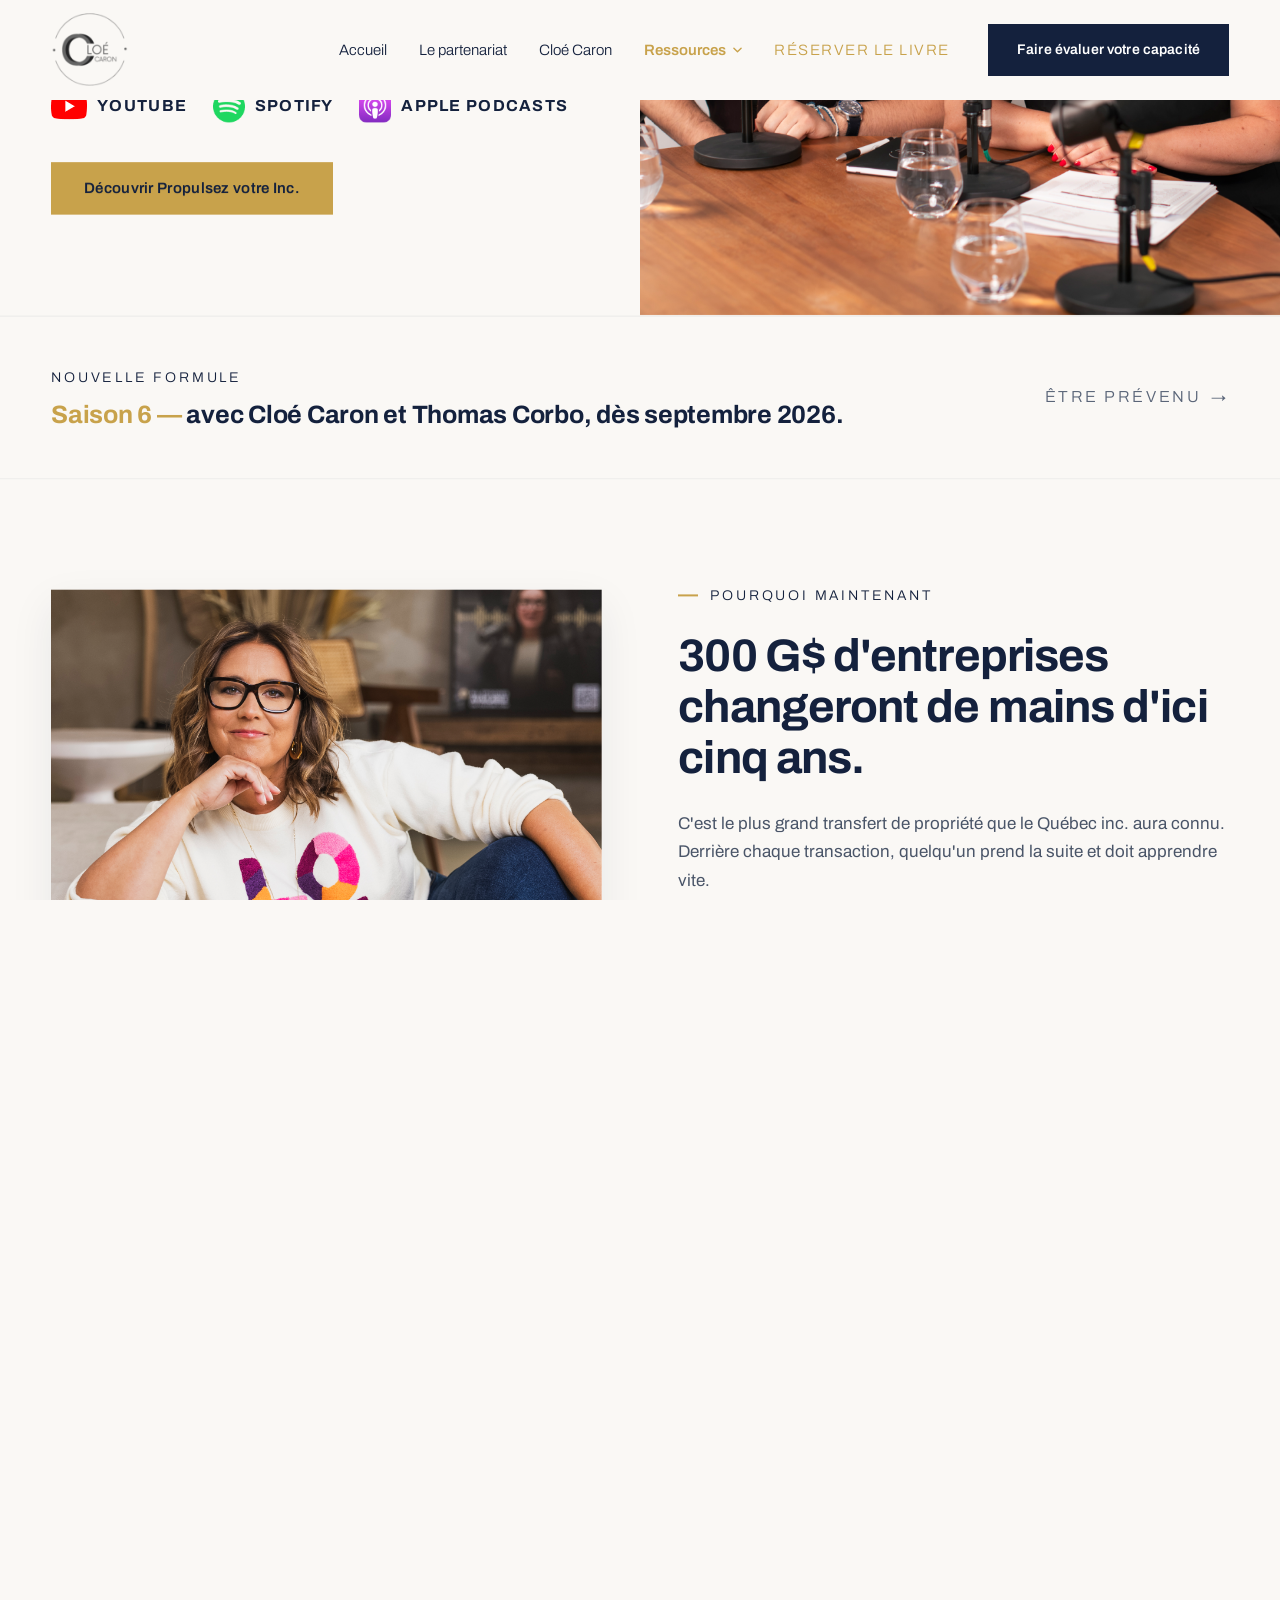
<file: podcasts.html>
<!DOCTYPE html>
<html lang="fr">

<head>
  <meta charset="UTF-8">
  <meta name="viewport" content="width=device-width, initial-scale=1.0">
  <meta name="description"
    content="Confessions de Leaders — Le podcast animé par Cloé Caron et Thomas Corbo. Des dirigeants et visionnaires de l'économie se confient sur ce que ça prend pour accomplir de grandes choses.">
  <title>Podcasts — Confessions de Leaders | Cloé Caron</title>

  <!-- Google Fonts Preconnect & Archivo -->
  <link rel="preconnect" href="https://fonts.googleapis.com">
  <link rel="preconnect" href="https://fonts.gstatic.com" crossorigin>
  <link href="https://fonts.googleapis.com/css2?family=Archivo:ital,wght@0,300..900;1,300..900&display=swap"
    rel="stylesheet">

  <!-- Global Core Stylesheets -->
  <link rel="stylesheet" href="assets/css/variables.css">
  <link rel="stylesheet" href="assets/css/global.css">
  <link rel="stylesheet" href="assets/css/header.css">
  <!-- Page-Specific Stylesheet (Podcasts) -->
  <link rel="stylesheet" href="assets/css/podcasts.css?v=2.8">
  <link rel="stylesheet" href="assets/css/footer.css">
</head>

<body class="podcast-page">

  <!-- =========================================================================
       SITE HEADER NAVIGATION
       ========================================================================= -->
  <header class="site-header" id="site-header">
    <div class="container">
      <a href="index.html" class="site-logo" aria-label="Cloé Caron Accueil">
        <img src="assets/images/logo/Cloe-logo.svg" alt="Cloé Caron Logo" class="site-logo-img" width="78" height="78">
      </a>

      <!-- Mobile Hamburger Button -->
      <button class="menu-toggle" id="menu-toggle" aria-label="Toggle navigation menu" aria-expanded="false">
        <span></span>
        <span></span>
        <span></span>
      </button>

      <!-- Main Navigation -->
      <nav class="site-nav" id="site-nav" aria-label="Navigation principale">
        <ul class="site-nav-list">
          <li><a href="index.html" class="nav-link">Accueil</a></li>
          <li><a href="partnership.html" class="nav-link">Le partenariat</a></li>
          <li><a href="about.html" class="nav-link">Cloé Caron</a></li>
          <li class="nav-item-dropdown">
            <a href="podcasts.html" class="nav-link dropdown-toggle active" id="nav-dropdown-toggle" aria-haspopup="true" aria-expanded="false">
              <span>Ressources</span>
              <svg class="dropdown-chevron" width="10" height="6" viewBox="0 0 10 6" fill="none" xmlns="http://www.w3.org/2000/svg" aria-hidden="true">
                <path d="M1 1L5 5L9 1" stroke="currentColor" stroke-width="1.5" stroke-linecap="round" stroke-linejoin="round"/>
              </svg>
            </a>
            <ul class="dropdown-menu" aria-label="Sous-menu Ressources">
              <li><a href="podcasts.html" class="dropdown-link active">The Podcasts</a></li>
              <li><a href="books.html" class="dropdown-link">Books</a></li>
            </ul>
          </li>
          <li><a href="books.html" class="nav-link">Réserver le livre</a></li>
        </ul>

        <div class="header-action">
          <a href="partnership.html#evaluer" class="btn btn-dark" id="header-cta-btn">Faire évaluer votre capacité</a>
        </div>
      </nav>
    </div>
  </header>
  <div class="site-nav-backdrop" id="site-nav-backdrop" aria-hidden="true"></div>

  <!-- =========================================================================
       GSAP SCROLLSMOOTHER WRAPPER
       ========================================================================= -->
  <div id="smooth-wrapper">
    <div id="smooth-content">
      <main id="main-content">

        <!-- =====================================================================
             SECTION 1: PODCAST HERO (#podcast-hero)
             ===================================================================== -->
        <section class="podcast-hero" id="podcast-hero" aria-label="Confessions de Leaders — Saison 6">
          <div class="podcast-hero-grid">

            <!-- Left Column: Content aligned with container -->
            <div class="podcast-hero-content-col">
              <div class="podcast-hero-content">
                <div class="podcast-eyebrow">
                  <span class="podcast-eyebrow-dash">—</span> SEASON 6
                </div>

                <h1 class="podcast-hero-title">
                  Hosted by Cloé and Thomas, starting September 2026
                </h1>

                <p class="podcast-hero-desc">
                  Des dirigeants, des visionnaires de l'économie se confient sur ce que ça prend pour accomplir de grandes choses. Un mot qui vient en tête pour la saison 2026 : audace. Moments émotifs, conseils pratiques pour entrepreneurs, exclusivités sur les visionnaires qui ont et qui continueront de bâtir le Québec - c'est ce qui vous attend sur Confessions de Leaders.
                </p>

                <!-- Platform Badges Row -->
                <div class="podcast-platforms-row">
                  <a href="https://www.youtube.com/@CloeCaron" target="_blank" rel="noopener" class="podcast-platform-badge" aria-label="Écouter sur YouTube">
                    <img src="assets/images/podcast/social-icons/YT.png" alt="YouTube" class="platform-icon icon-yt" width="26" height="19">
                    <span>YOUTUBE</span>
                  </a>
                  <a href="https://open.spotify.com" target="_blank" rel="noopener" class="podcast-platform-badge" aria-label="Écouter sur Spotify">
                    <img src="assets/images/podcast/social-icons/spotify.png" alt="Spotify" class="platform-icon" width="22" height="22">
                    <span>SPOTIFY</span>
                  </a>
                  <a href="https://podcasts.apple.com" target="_blank" rel="noopener" class="podcast-platform-badge" aria-label="Écouter sur Apple Podcasts">
                    <img src="assets/images/podcast/social-icons/apple-podcasts.png" alt="Apple Podcasts" class="platform-icon" width="22" height="22">
                    <span>APPLE PODCASTS</span>
                  </a>
                </div>

                <!-- CTA Button -->
                <a href="partnership.html" class="btn podcast-hero-btn">
                  Découvrir Propulsez votre Inc.
                </a>
              </div>
            </div>

            <!-- Right Column: Studio Photo Cloé & Thomas (Full bleed to right edge) -->
            <div class="podcast-hero-media-col">
              <div class="podcast-hero-img-wrap">
                <img src="assets/images/podcast/hero-banner-img.png"
                  alt="Cloé Caron et Thomas Corbo en studio d'enregistrement de podcast"
                  class="podcast-hero-img"
                  width="1080"
                  height="1190"
                  loading="eager">
              </div>
            </div>

          </div>
        </section>

        <!-- =====================================================================
             SECTION 2: ANNOUNCEMENT TICKER STRIP (#podcast-strip)
             ===================================================================== -->
        <section class="podcast-strip" id="podcast-strip" aria-label="Annonce Saison 6">
          <div class="container">
            <div class="podcast-strip-inner">
              <div class="podcast-strip-left">
                <span class="strip-eyebrow">NOUVELLE FORMULE</span>
                <p class="strip-title">
                  <span class="strip-title-gold">Saison 6 —</span> avec Cloé Caron et Thomas Corbo, dès septembre 2026.
                </p>
              </div>
              <a href="#podcast-cta" class="podcast-strip-cta">
                <span>ÊTRE PRÉVENU</span> <span class="arrow" aria-hidden="true">→</span>
              </a>
            </div>
          </div>
        </section>

        <!-- =====================================================================
             SECTION 3: POURQUOI MAINTENANT (#podcast-why)
             ===================================================================== -->
        <section class="podcast-why" id="podcast-why" aria-label="Pourquoi maintenant">
          <div class="container">
            <div class="podcast-why-grid">

              <!-- Left Column: Cloé Photo in LOVE sweatshirt -->
              <div class="podcast-why-media">
                <img src="assets/images/podcast/2nd-section-img.png"
                  alt="Cloé Caron avec son chandail LOVE"
                  class="podcast-why-img"
                  width="935"
                  height="690"
                  loading="lazy">
              </div>

              <!-- Right Column: Content -->
              <div class="podcast-why-content">
                <div class="podcast-eyebrow">
                  <span class="podcast-eyebrow-dash">—</span> POURQUOI MAINTENANT
                </div>

                <h2 class="podcast-section-title">
                  300 G$ d'entreprises changeront de mains d'ici cinq ans.
                </h2>

                <p class="podcast-why-desc">
                  C'est le plus grand transfert de propriété que le Québec inc. aura connu. Derrière chaque transaction, quelqu'un prend la suite et doit apprendre vite.
                </p>

                <p class="podcast-why-desc">
                  Confessions de Leaders existe pour ça : rendre transmissible ce que les dirigeants d'ici ont mis 25 ans à comprendre, pour que la prochaine génération soit prête à prendre le flambeau.
                </p>
              </div>

            </div>
          </div>
        </section>

        <!-- =====================================================================
             SECTION 4: LES ANIMATEURS (#podcast-hosts)
             ===================================================================== -->
        <section class="podcast-hosts" id="podcast-hosts" aria-label="Les animateurs">
          <div class="container">
            <div class="podcast-hosts-grid">

              <!-- Left Column: Content -->
              <div class="podcast-hosts-content">
                <div class="podcast-eyebrow">
                  <span class="podcast-eyebrow-dash">—</span> LES ANIMATEURS
                </div>

                <h2 class="podcast-section-title">
                  Une entrepreneure et sa relève, aux deux bouts de la même table.
                </h2>

                <p class="podcast-hosts-desc">
                  Cloé Caron dirige o2Coaching depuis 25 ans. Thomas Corbo, son fils, arrive dans le métier. Le passage de flambeau dont nos invités viennent parler, il se joue à l'écran pendant qu'on en discute.
                </p>

                <div class="podcast-hosts-meta">
                  MÈRE ET FILS · COANIMATION DEPUIS 2026
                </div>
              </div>

              <!-- Right Column: Cloé Photo holding book -->
              <div class="podcast-hosts-media">
                <img src="assets/images/podcast/3rd-section-img.png"
                  alt="Cloé Caron tenant son livre Empower Your Team"
                  class="podcast-hosts-img"
                  width="935"
                  height="690"
                  loading="lazy">
              </div>

            </div>
          </div>
        </section>

        <!-- =====================================================================
             SECTION 5: L'ARCHIVE & STATS GRID (#podcast-archive)
             ===================================================================== -->
        <section class="podcast-archive" id="podcast-archive" aria-label="L'archive et chiffres clés">
          <div class="container">

            <div class="podcast-archive-header">
              <div class="podcast-eyebrow">
                <span class="podcast-eyebrow-dash">—</span> L'ARCHIVE
              </div>

              <h2 class="podcast-section-title">
                5 saisons déjà en ligne. La 6e arrive en septembre.
              </h2>

              <p class="podcast-archive-desc">
                Les 5 premières saisons s'écoutent intégralement. Qui nous écoute : des dirigeants, des entrepreneurs et des leaders d'organisations.
              </p>
            </div>

            <!-- 6 Key Statistics Grid -->
            <div class="podcast-stats-grid">
              <div class="podcast-stat-card">
                <div class="podcast-stat-number" data-target="5">5</div>
                <div class="podcast-stat-label">SAISONS EN LIGNE</div>
              </div>

              <div class="podcast-stat-card">
                <div class="podcast-stat-number" data-target="2020">2020</div>
                <div class="podcast-stat-label">DEPUIS</div>
              </div>

              <div class="podcast-stat-card">
                <div class="podcast-stat-number" data-target="28">28</div>
                <div class="podcast-stat-label">ÉPISODES</div>
              </div>

              <div class="podcast-stat-card">
                <div class="podcast-stat-number" data-target="10000" data-format="space">10 000</div>
                <div class="podcast-stat-label">VUES PAR ÉPISODE</div>
              </div>

              <div class="podcast-stat-card">
                <div class="podcast-stat-number" data-target="15000" data-format="space">15 000</div>
                <div class="podcast-stat-label">ABONNÉS À L'ÉCOSYSTÈME</div>
              </div>

              <div class="podcast-stat-card">
                <div class="podcast-stat-number" data-target="74" data-suffix=" %">74 %</div>
                <div class="podcast-stat-label">ONT 35 ANS ET PLUS</div>
              </div>
            </div>

          </div>
        </section>

        <!-- =====================================================================
             SECTION 6: UN ÉPISODE — DARK SHOWCASE (#podcast-episode)
             ===================================================================== -->
        <section class="podcast-episode" id="podcast-episode" aria-label="Structure d'un épisode">
          <div class="container">
            <div class="podcast-episode-grid">

              <!-- Left Column: Text & Chapters List -->
              <div class="podcast-episode-content">
                <div class="podcast-eyebrow">
                  <span class="podcast-eyebrow-dash">—</span> UN ÉPISODE
                </div>

                <h2 class="podcast-episode-title">
                  Des gens qui dirigent, qui racontent la partie difficile.
                </h2>

                <p class="podcast-episode-desc">
                  Chaque épisode, un dirigeant ou un expert vient parler d'un moment où son entreprise a changé. On prend le temps qu'il faut.
                </p>

                <div class="podcast-episode-meta">
                  COANIMÉ PAR CLOÉ CARON ET THOMAS CORBO · 60 À 90 MIN · YOUTUBE, SPOTIFY, APPLE PODCASTS
                </div>

                <!-- Themes / Chapters Dividers -->
                <ul class="podcast-chapters-list">
                  <li class="podcast-chapter-item">
                    <span>Les origines</span>
                  </li>
                  <li class="podcast-chapter-item">
                    <span>Audace</span>
                  </li>
                  <li class="podcast-chapter-item">
                    <span>La clé dans la porte</span>
                  </li>
                  <li class="podcast-chapter-item">
                    <span>Le mentor</span>
                  </li>
                  <li class="podcast-chapter-item">
                    <span>Le renversement</span>
                  </li>
                </ul>
              </div>

              <!-- Right Column: Cloé in Leather Jacket Photo -->
              <div class="podcast-episode-media">
                <div class="podcast-episode-img-wrap">
                  <img src="assets/images/podcast/5th-section-img.png"
                    alt="Cloé Caron souriante en veste de cuir noire"
                    class="podcast-episode-img"
                    width="774"
                    height="1038"
                    loading="lazy">
                </div>
              </div>

            </div>
          </div>
        </section>

        <!-- =====================================================================
             SECTION 7: LA CHAÎNE — YOUTUBE GRID (#podcast-channel)
             ===================================================================== -->
        <section class="podcast-channel" id="podcast-channel" aria-label="La chaîne YouTube">
          <div class="container">

            <div class="podcast-channel-header">
              <div class="podcast-eyebrow">
                <span class="podcast-eyebrow-dash">—</span> LA CHAÎNE
              </div>
              <h2 class="podcast-section-title">
                À regarder, pas seulement à écouter.
              </h2>
            </div>

            <!-- 5 Video Cards Grid (3 on top row, 2 centered below) -->
            <div class="podcast-videos-grid">

              <!-- Card 1 -->
              <a href="https://www.youtube.com/@CloeCaron" target="_blank" rel="noopener" class="podcast-video-card" aria-label="Regarder l'épisode sur YouTube">
                <img src="assets/images/podcast/YT-banner.png" alt="Épisode Confessions de Leaders 1" class="podcast-video-thumb" width="427" height="258" loading="lazy">
                <div class="podcast-video-overlay">
                  <div class="podcast-play-btn" aria-hidden="true">
                    <svg class="podcast-play-icon" viewBox="0 0 14 16">
                      <polygon points="0,0 14,8 0,16"></polygon>
                    </svg>
                  </div>
                </div>
                <img src="assets/images/elements/youtube_logo.png" alt="YouTube" class="podcast-youtube-logo" width="192" height="44" loading="lazy">
              </a>

              <!-- Card 2 -->
              <a href="https://www.youtube.com/@CloeCaron" target="_blank" rel="noopener" class="podcast-video-card" aria-label="Regarder l'épisode sur YouTube">
                <img src="assets/images/podcast/YT-banner.png" alt="Épisode Confessions de Leaders 2" class="podcast-video-thumb" width="427" height="258" loading="lazy">
                <div class="podcast-video-overlay">
                  <div class="podcast-play-btn" aria-hidden="true">
                    <svg class="podcast-play-icon" viewBox="0 0 14 16">
                      <polygon points="0,0 14,8 0,16"></polygon>
                    </svg>
                  </div>
                </div>
                <img src="assets/images/elements/youtube_logo.png" alt="YouTube" class="podcast-youtube-logo" width="192" height="44" loading="lazy">
              </a>

              <!-- Card 3 -->
              <a href="https://www.youtube.com/@CloeCaron" target="_blank" rel="noopener" class="podcast-video-card" aria-label="Regarder l'épisode sur YouTube">
                <img src="assets/images/podcast/YT-banner.png" alt="Épisode Confessions de Leaders 3" class="podcast-video-thumb" width="427" height="258" loading="lazy">
                <div class="podcast-video-overlay">
                  <div class="podcast-play-btn" aria-hidden="true">
                    <svg class="podcast-play-icon" viewBox="0 0 14 16">
                      <polygon points="0,0 14,8 0,16"></polygon>
                    </svg>
                  </div>
                </div>
                <img src="assets/images/elements/youtube_logo.png" alt="YouTube" class="podcast-youtube-logo" width="192" height="44" loading="lazy">
              </a>

              <!-- Card 4 -->
              <a href="https://www.youtube.com/@CloeCaron" target="_blank" rel="noopener" class="podcast-video-card" aria-label="Regarder l'épisode sur YouTube">
                <img src="assets/images/podcast/YT-banner.png" alt="Épisode Confessions de Leaders 4" class="podcast-video-thumb" width="427" height="258" loading="lazy">
                <div class="podcast-video-overlay">
                  <div class="podcast-play-btn" aria-hidden="true">
                    <svg class="podcast-play-icon" viewBox="0 0 14 16">
                      <polygon points="0,0 14,8 0,16"></polygon>
                    </svg>
                  </div>
                </div>
                <img src="assets/images/elements/youtube_logo.png" alt="YouTube" class="podcast-youtube-logo" width="192" height="44" loading="lazy">
              </a>

              <!-- Card 5 -->
              <a href="https://www.youtube.com/@CloeCaron" target="_blank" rel="noopener" class="podcast-video-card" aria-label="Regarder l'épisode sur YouTube">
                <img src="assets/images/podcast/YT-banner.png" alt="Épisode Confessions de Leaders 5" class="podcast-video-thumb" width="427" height="258" loading="lazy">
                <div class="podcast-video-overlay">
                  <div class="podcast-play-btn" aria-hidden="true">
                    <svg class="podcast-play-icon" viewBox="0 0 14 16">
                      <polygon points="0,0 14,8 0,16"></polygon>
                    </svg>
                  </div>
                </div>
                <img src="assets/images/elements/youtube_logo.png" alt="YouTube" class="podcast-youtube-logo" width="192" height="44" loading="lazy">
              </a>

            </div>

            <!-- Bottom Channel CTA -->
            <div class="podcast-channel-action">
              <a href="https://www.youtube.com/@CloeCaron" target="_blank" rel="noopener" class="btn podcast-channel-btn">
                Voir la chaîne
              </a>
            </div>

          </div>
        </section>

        <!-- =====================================================================
             SECTION 8: CE QUE VOUS EN REPARTEZ (#podcast-takeaways)
             ===================================================================== -->
        <section class="podcast-takeaways" id="podcast-takeaways" aria-label="Ce que vous en repartez">
          <div class="container">

            <div class="podcast-takeaways-header">
              <div class="podcast-eyebrow">
                <span class="podcast-eyebrow-dash">—</span> CE QUE VOUS EN REPARTEZ
              </div>
              <h2 class="podcast-section-title">
                Une heure, et vous regardez votre propre situation autrement.
              </h2>
            </div>

            <!-- 3 Takeaway Cards Grid -->
            <div class="podcast-takeaways-grid">

              <!-- Card 1 -->
              <div class="podcast-takeaway-card">
                <div class="podcast-takeaway-icon-wrap">
                  <img src="assets/images/podcast/growth-icon.svg" alt="" class="podcast-takeaway-icon" width="44" height="44" aria-hidden="true">
                </div>
                <h3 class="podcast-takeaway-title">
                  Une décision que vous avez à prendre
                </h3>
                <p class="podcast-takeaway-desc">
                  C'est le plus grand transfert de propriété que le Québec inc. aura connu. Derrière chaque transaction, quelqu'un prend la suite et doit apprendre vite.
                </p>
              </div>

              <!-- Card 2 -->
              <div class="podcast-takeaway-card">
                <div class="podcast-takeaway-icon-wrap">
                  <img src="assets/images/podcast/growth-icon.svg" alt="" class="podcast-takeaway-icon" width="44" height="44" aria-hidden="true">
                </div>
                <h3 class="podcast-takeaway-title">
                  Ce que ça a réellement pris
                </h3>
                <p class="podcast-takeaway-desc">
                  Le temps, les erreurs, ce qu'il a fallu abandonner en chemin. Décision par décision, dans l'ordre où c'est arrivé.
                </p>
              </div>

              <!-- Card 3 -->
              <div class="podcast-takeaway-card">
                <div class="podcast-takeaway-icon-wrap">
                  <img src="assets/images/podcast/growth-icon.svg" alt="" class="podcast-takeaway-icon" width="44" height="44" aria-hidden="true">
                </div>
                <h3 class="podcast-takeaway-title">
                  De quoi lancer la conversation
                </h3>
                <p class="podcast-takeaway-desc">
                  Ce qui se dit dans l'épisode se redit en comité de direction le lendemain. Plusieurs invités repartent avec la question qu'on leur a posée.
                </p>
              </div>

            </div>

          </div>
        </section>

        <!-- =====================================================================
             SECTION 9: PRE-FOOTER CTA (#podcast-cta)
             ===================================================================== -->
        <section class="podcast-cta" id="podcast-cta" aria-label="Écouter le podcast">
          <div class="container">
            <div class="podcast-cta-inner">
              <h2 class="podcast-cta-title">
                Les 5 saisons sont en ligne.
              </h2>
              <p class="podcast-cta-desc">
                Écoutez où vous voulez. La 6e commence en septembre.
              </p>

              <!-- Platform Pill Buttons Row -->
              <div class="podcast-cta-platforms">
                <a href="https://www.youtube.com/@CloeCaron" target="_blank" rel="noopener" class="podcast-cta-pill podcast-cta-yt" aria-label="Écouter sur YouTube">
                  <img src="assets/images/podcast/social-icons/YT.png" alt="" class="platform-icon icon-yt" width="20" height="14">
                  <span>YouTube</span>
                </a>
                <a href="https://open.spotify.com" target="_blank" rel="noopener" class="podcast-cta-pill podcast-cta-spotify" aria-label="Écouter sur Spotify">
                  <img src="assets/images/podcast/social-icons/spotify.png" alt="" class="platform-icon icon-spotify" width="18" height="18">
                  <span>Spotify</span>
                </a>
                <a href="https://podcasts.apple.com" target="_blank" rel="noopener" class="podcast-cta-pill podcast-cta-apple" aria-label="Écouter sur Apple Podcasts">
                  <img src="assets/images/podcast/social-icons/apple-podcasts.png" alt="" class="platform-icon icon-apple" width="18" height="18">
                  <span>Apple Podcasts</span>
                </a>
              </div>
            </div>
          </div>
        </section>

      </main>

      <!-- =======================================================================
           SITE FOOTER (Globally Unified Across All Pages)
           ======================================================================= -->
      <footer class="site-footer" id="site-footer">
        <div class="container">
          <div class="footer-main-grid">

            <!-- Column 1: Brand & Bio -->
            <div class="footer-brand-col">
              <a href="index.html" class="footer-logo" aria-label="Cloé Caron Accueil">
                <img src="assets/images/logo/Cloe-logo.svg" alt="Cloé Caron" width="72" height="72"
                  class="footer-logo-img">
              </a>
              <p class="footer-brand-desc">
                Cloé Caron accompagne les<br>
                dirigeants à bâtir une entreprise qui<br>
                grandit sans eux.
              </p>
            </div>

            <!-- Column 2: Navigation -->
            <div class="footer-nav-col">
              <h3 class="footer-col-title">NAVIGATION</h3>
              <ul class="footer-links-list">
                <li>
                  <a href="index.html" class="footer-link">
                    <span class="footer-bullet">•</span> Accueil
                  </a>
                </li>
                <li>
                  <a href="partnership.html" class="footer-link">
                    <span class="footer-bullet">•</span> Le partenariat
                  </a>
                </li>
                <li>
                  <a href="about.html" class="footer-link">
                    <span class="footer-bullet">•</span> Cloé Caron
                  </a>
                </li>
              </ul>
            </div>

            <!-- Column 3: Contenu -->
            <div class="footer-content-col">
              <h3 class="footer-col-title">CONTENU</h3>
              <ul class="footer-links-list">
                <li>
                  <a href="podcasts.html" class="footer-link active">
                    <span class="footer-bullet">•</span> Podcast — Confessions de Leaders
                  </a>
                </li>
                <li>
                  <a href="https://www.youtube.com/@CloeCaron" target="_blank" rel="noopener" class="footer-link">
                    <span class="footer-bullet">•</span> Chaîne YouTube
                  </a>
                </li>
                <li>
                  <a href="books.html" class="footer-link">
                    <span class="footer-bullet">•</span> Lancement du prochain livre
                  </a>
                </li>
              </ul>
            </div>
          </div>

          <!-- Sub-Footer Bottom Bar -->
          <div class="footer-bottom-row">
            <p class="footer-copyright">
              © 2026 O2 Coaching — Cloé Caron
            </p>
            <span class="footer-direction">
              Maquette — direction 2a
            </span>
          </div>
        </div>
      </footer>
    </div>
  </div>

  <!-- =========================================================================
       SCRIPTS (GSAP Local Suite: Core + ScrollTrigger + ScrollSmoother + ScrollToPlugin)
       ========================================================================= -->
  <script src="assets/gsap-public/minified/gsap.min.js"></script>
  <script src="assets/gsap-public/minified/ScrollTrigger.min.js"></script>
  <script src="assets/gsap-public/minified/ScrollSmoother.min.js"></script>
  <script src="assets/gsap-public/minified/ScrollToPlugin.min.js"></script>
  <script src="assets/js/main.js?v=2.3" defer></script>

</body>

</html>
</file>
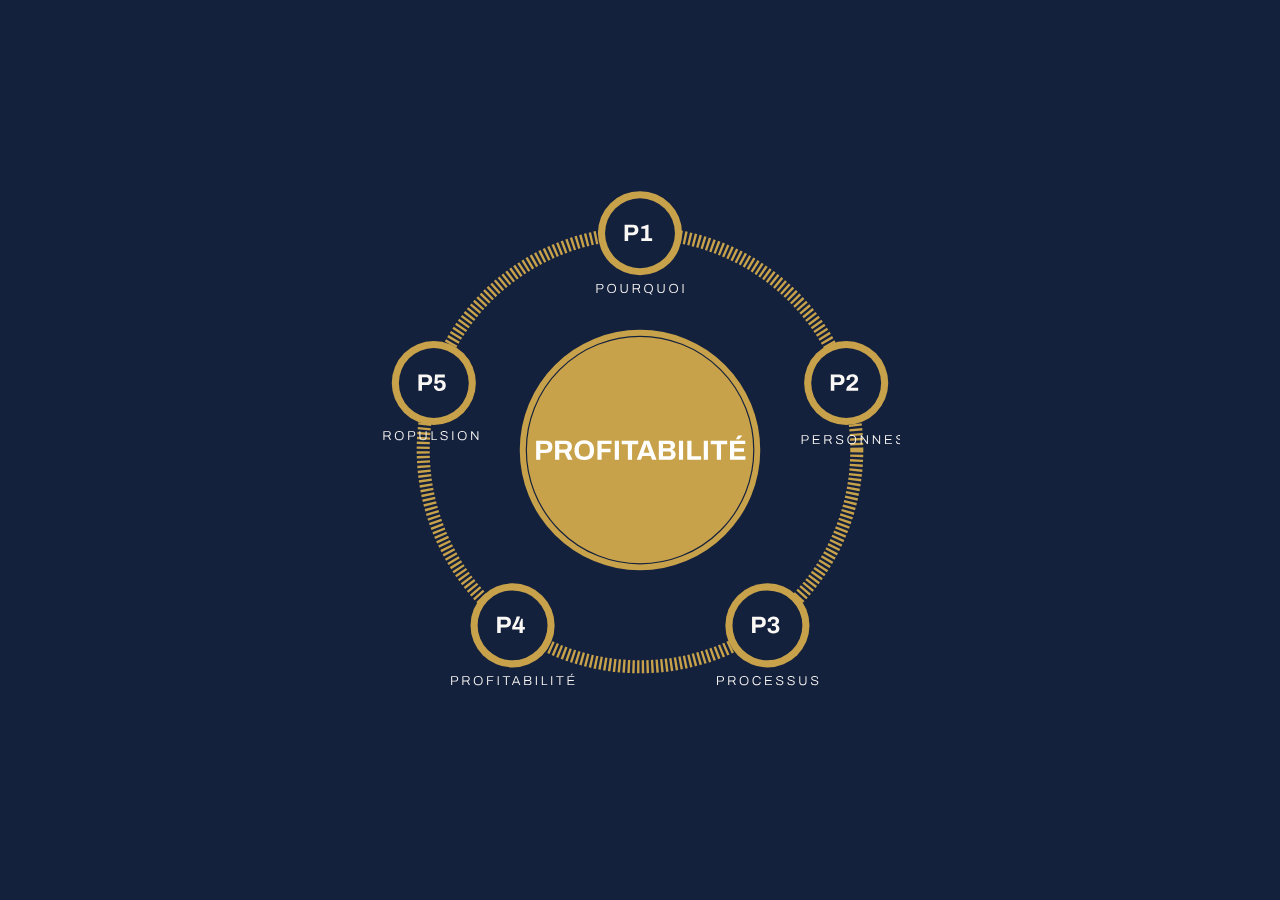
<file: scratch/test_svg_rotate.html>
<!DOCTYPE html>
<html>
<head>
  <meta charset="UTF-8">
  <title>Master SVG Wheel Test</title>
  <style>
    body {
      background: #14213D;
      display: flex;
      align-items: center;
      justify-content: center;
      min-height: 100vh;
      margin: 0;
    }
    .wheel-wrap {
      width: 520px;
      height: 520px;
    }
    .wheel-wrap svg {
      width: 100%;
      height: 100%;
      display: block;
    }
    .svg-wheel-pod {
      transition: filter 0.3s ease;
    }
    .svg-wheel-pod.active {
      filter: url(#pod-gold-glow);
    }
  </style>
</head>
<body>
  <div class="wheel-wrap">
    <object type="image/svg+xml" data="../assets/images/wheel-elements/master-5p-wheel.svg" id="wheel-svg-obj" width="520" height="520"></object>
  </div>
</body>
</html>
</file>
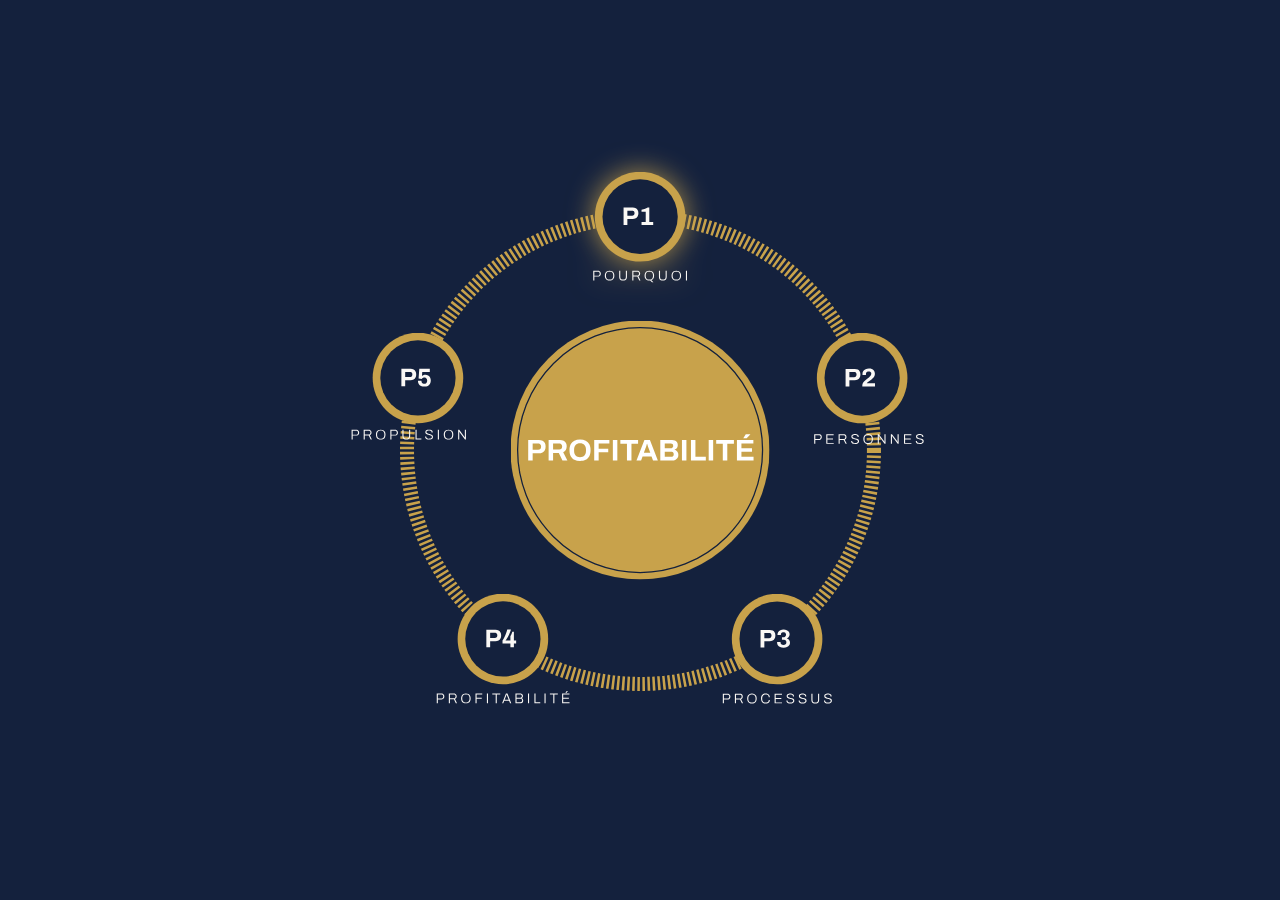
<file: scratch/wheel_test.html>
<!DOCTYPE html>
<html lang="fr">
<head>
  <meta charset="UTF-8">
  <title>Wheel SVG Test</title>
  <style>
    * { box-sizing: border-box; }
    body {
      background-color: #14213D;
      margin: 0;
      min-height: 100vh;
      display: flex;
      align-items: center;
      justify-content: center;
    }

    .wheel-assembly {
      position: relative;
      width: 520px;
      height: 520px;
    }

    /* Dashed Track */
    .wheel-rotator {
      position: absolute;
      inset: 0;
      width: 100%;
      height: 100%;
      transform-origin: center center;
    }

    .wheel-track-svg {
      position: absolute;
      width: 92.5%; /* 481 on 520 */
      height: 92.5%;
      top: 3.75%;
      left: 3.75%;
      display: block;
      pointer-events: none;
    }

    /* Center Disc: Always Stationary */
    .wheel-center-disc {
      position: absolute;
      width: 49.8%; /* 259 on 520 */
      height: 49.8%;
      top: 50%;
      left: 50%;
      transform: translate(-50%, -50%);
      z-index: 5;
      pointer-events: none;
    }

    .wheel-center-disc img {
      width: 100%;
      height: 100%;
      display: block;
    }

    /* Pod Wrappers */
    .wheel-pod-wrap {
      position: absolute;
      z-index: 10;
      transform-origin: center center;
      transition: filter 0.3s ease, transform 0.3s ease;
    }

    .wheel-pod-wrap.active {
      filter: drop-shadow(0 0 14px rgba(200, 162, 75, 0.85));
    }

    .pod-svg {
      display: block;
      width: 100%;
      height: auto;
      transform-origin: center center;
    }

    /* Track radius in .wheel-assembly (520px):
       Track width = 481px (92.5% of 520).
       Track circle r = 233.47px.
       In percent of 520: R = 233.47 / 520 = 44.9%
    */
    .pod-p1 {
      width: 23.8%; /* 124/520 */
      left: 50%;
      top: calc(50% - 44.9%);
      transform: translate(-49.9%, -40.1%);
    }

    .pod-p2 {
      width: 21.5%; /* 112/520 */
      left: calc(50% + 42.7%); /* R * cos(-18deg) = 44.9 * 0.9511 = 42.7% */
      top: calc(50% - 13.9%);  /* R * sin(-18deg) = 44.9 * -0.3090 = -13.9% */
      transform: translate(-44.1%, -39.4%);
    }

    .pod-p3 {
      width: 21.5%; /* 112/520 */
      left: calc(50% + 26.4%); /* R * cos(54deg) = 44.9 * 0.5878 = 26.4% */
      top: calc(50% + 36.3%);  /* R * sin(54deg) = 44.9 * 0.8090 = 36.3% */
      transform: translate(-50%, -40.1%);
    }

    .pod-p4 {
      width: 26.0%; /* 135/520 */
      left: calc(50% - 26.4%);
      top: calc(50% + 36.3%);
      transform: translate(-50%, -40.1%);
    }

    .pod-p5 {
      width: 22.5%; /* 117/520 */
      left: calc(50% - 42.7%);
      top: calc(50% - 13.9%);
      transform: translate(-57.9%, -41.2%);
    }
  </style>
</head>
<body>
  <div class="wheel-assembly" id="wheel-assembly">
    <!-- Center Disc (Stationary) -->
    <div class="wheel-center-disc">
      <img src="../assets/images/wheel-elements/wheel-center.svg" alt="Profitabilité">
    </div>

    <!-- Rotator Orbit -->
    <div class="wheel-rotator" id="wheel-rotator">
      <img src="../assets/images/wheel-elements/wheel-svg.svg" alt="" class="wheel-track-svg">
      <div class="wheel-pod-wrap pod-p1 active" id="pod-0"><img src="../assets/images/wheel-elements/p1.svg" class="pod-svg" alt="P1"></div>
      <div class="wheel-pod-wrap pod-p2" id="pod-1"><img src="../assets/images/wheel-elements/p2.svg" class="pod-svg" alt="P2"></div>
      <div class="wheel-pod-wrap pod-p3" id="pod-2"><img src="../assets/images/wheel-elements/p3.svg" class="pod-svg" alt="P3"></div>
      <div class="wheel-pod-wrap pod-p4" id="pod-3"><img src="../assets/images/wheel-elements/p4.svg" class="pod-svg" alt="P4"></div>
      <div class="wheel-pod-wrap pod-p5" id="pod-4"><img src="../assets/images/wheel-elements/p5.svg" class="pod-svg" alt="P5"></div>
    </div>
  </div>
</body>
</html>
</file>
<file: assets/css/variables.css>
/**
 * ==============================================================================
 * CLOÉ CARON - DESIGN TOKENS & SYSTEM VARIABLES
 * STRICT FIGMA COLOR PALETTE:
 * 1. #14213D - Primary Dark Navy
 * 2. #C8A24B - Brand Gold Accent
 * 3. #FFFFFF - Pure White
 * 4. #FAF8F5 - Warm Off-White (Section / Header Background)
 * 5. #7C879C - Slate Gray (Muted / Body Text)
 * 6. #CFDAF1 - Ice Blue (Hero Lead / Subtext)
 * ==============================================================================
 */

:root {
  /* --- Strict 6-Color Figma Palette Tokens --- */
  --color-primary-navy: #14213D;
  --color-accent-gold: #C8A24B;
  --color-accent-gold-hover: #D4B15C;
  --color-accent-gold-active: #B6913D;
  --color-white: #FFFFFF;
  --color-bg-offwhite: #FAF8F5;
  --color-slate-gray: #7C879C;
  --color-ice-blue: #CFDAF1;

  /* Semantic Color Aliases */
  --color-bg-dark: var(--color-primary-navy);
  --color-header-bg: var(--color-bg-offwhite);
  --color-header-nav: var(--color-primary-navy);
  --color-header-btn-bg: var(--color-primary-navy);
  --color-header-btn-hover: #1b2c52;

  --color-text-white: var(--color-white);
  --color-text-dark: var(--color-primary-navy);
  --color-text-lead: var(--color-ice-blue);
  --color-text-muted: var(--color-slate-gray);
  --color-text-dim: var(--color-slate-gray);
  --color-text-body-dark: var(--color-slate-gray);

  /* --- Typography Tokens --- */
  --font-primary: 'Archivo', -apple-system, BlinkMacSystemFont, 'Segoe UI', Roboto, Helvetica, Arial, sans-serif;

  /* Fluid Typography Clamps */
  --text-xs: clamp(0.6875rem, 0.65rem + 0.2vw, 0.75rem);
  /* 11px - 12px */
  --text-sm: clamp(0.8125rem, 0.78rem + 0.18vw, 0.875rem);
  /* 13px - 14px */
  --text-base: clamp(16px, 0.9rem + 0.2vw, 18px);
  /* 15px - 16px */
  --text-md: clamp(18px, 0.95rem + 0.3vw, 20px);
  /* 16px - 18px */
  --text-lead: clamp(1.0625rem, 1rem + 0.35vw, 1.25rem);
  /* 17px - 20px */
  --text-xl: clamp(1.25rem, 1.15rem + 0.5vw, 1.5rem);
  /* 20px - 24px */
  --text-2xl: clamp(1.5rem, 1.35rem + 0.8vw, 2rem);
  /* 24px - 32px */
  --text-3xl: clamp(2rem, 1.7rem + 1.5vw, 2.75rem);
  /* 32px - 44px */
  --text-hero: clamp(2.5rem, 2rem + 2.8vw, 3.875rem);
  /* 40px - 62px Hero Title */

  /* Font Weights */
  --fw-light: 300;
  --fw-regular: 400;
  --fw-medium: 500;
  --fw-semibold: 600;
  --fw-bold: 700;

  /* Line Heights */
  --lh-tight: 1.12;
  --lh-snug: 1.28;
  --lh-normal: 1.5;
  --lh-relaxed: 1.65;

  /* Letter Spacings */
  --ls-tight: -0.02em;
  --ls-normal: 0em;
  --ls-wide: 0.04em;
  --ls-eyebrow: 0.2em;

  /* --- Spacing & Sizing Tokens --- */
  --space-1: 4px;
  --space-2: 8px;
  --space-3: 12px;
  --space-4: 16px;
  --space-5: 20px;
  --space-6: 24px;
  --space-7: 28px;
  --space-8: 32px;
  --space-10: 40px;
  --space-12: 48px;
  --space-16: 64px;
  --space-20: 80px;

  /* --- Container & Layout --- */
  --container-max-width: 1440px;
  --container-padding: clamp(1.25rem, 4vw, 3.75rem);
  --header-height: 100px;
  --hero-min-height: 780px;

  /* --- UI Details --- */
  --radius-sm: 4px;
  --radius-md: 6px;
  --radius-lg: 12px;
  --radius-full: 9999px;

  --border-gold-accent: 3px solid var(--color-accent-gold);

  /* --- Transitions & Shadows --- */
  --transition-fast: 0.18s ease;
  --transition-smooth: 0.3s cubic-bezier(0.16, 1, 0.3, 1);
  --shadow-btn: 0 4px 14px rgba(200, 162, 75, 0.28);
  --shadow-dark: 0 10px 30px rgba(20, 33, 61, 0.25);
}
</file>
<file: assets/css/global.css>
/**
 * ==============================================================================
 * CLOÉ CARON - GLOBAL REUSABLE SYSTEM & UTILITY CLASSES
 * Zero-redundancy architecture for headings, typography, buttons & spacing
 * ==============================================================================
 */

/* --------------------------------------------------------------------------
   1. Modern CSS Reset & Base Defaults
   -------------------------------------------------------------------------- */
*,
*::before,
*::after {
  box-sizing: border-box;
  margin: 0;
  padding: 0;
}

html {
  font-size: 16px;
  -webkit-font-smoothing: antialiased;
  -moz-osx-font-smoothing: grayscale;
  text-rendering: optimizeLegibility;
}

body {
  font-family: var(--font-primary);
  font-size: var(--text-base);
  font-weight: var(--fw-regular);
  line-height: var(--lh-normal);
  color: var(--color-text-white);
  background-color: var(--color-bg-dark);
  overflow-x: hidden;
}

/* --------------------------------------------------------------------------
   GSAP ScrollSmoother Structure
   -------------------------------------------------------------------------- */
#smooth-wrapper {
  position: fixed;
  top: 0;
  left: 0;
  width: 100%;
  height: 100%;
  overflow: hidden;
  z-index: 1;
}

#smooth-content {
  width: 100%;
  overflow: visible;
  position: relative;
}

img,
picture,
svg {
  display: block;
  max-width: 100%;
  height: auto;
}

a {
  color: inherit;
  text-decoration: none;
  transition: color var(--transition-fast);
}

button {
  font-family: inherit;
  border: none;
  background: none;
  cursor: pointer;
}

/* --------------------------------------------------------------------------
   2. Layout & Container Utilities
   -------------------------------------------------------------------------- */
.container {
  width: 100%;
  max-width: var(--container-max-width);
  margin-left: auto;
  margin-right: auto;
  padding-left: var(--container-padding);
  padding-right: var(--container-padding);
}

.container-fluid {
  width: 100%;
  padding-left: var(--container-padding);
  padding-right: var(--container-padding);
}

.flex {
  display: flex;
}

.flex-col {
  display: flex;
  flex-direction: column;
}

.items-center {
  align-items: center;
}

.items-start {
  align-items: flex-start;
}

.justify-between {
  justify-content: space-between;
}

.justify-center {
  justify-content: center;
}

.justify-start {
  justify-content: flex-start;
}

.gap-1 {
  gap: var(--space-1);
}

.gap-2 {
  gap: var(--space-2);
}

.gap-3 {
  gap: var(--space-3);
}

.gap-4 {
  gap: var(--space-4);
}

.gap-6 {
  gap: var(--space-6);
}

.gap-8 {
  gap: var(--space-8);
}

/* --------------------------------------------------------------------------
   3. Global Typography Classes
   -------------------------------------------------------------------------- */
.h1,
.heading-hero {
  font-size: var(--text-hero);
  font-weight: var(--fw-bold);
  line-height: var(--lh-tight);
  letter-spacing: var(--ls-tight);
  color: var(--color-text-white);
}

.h2,
.heading-section {
  font-size: var(--text-3xl);
  font-weight: var(--fw-bold);
  line-height: var(--lh-snug);
  letter-spacing: var(--ls-tight);
  color: var(--color-text-white);
}

.h3,
.heading-card {
  font-size: var(--text-2xl);
  font-weight: var(--fw-semibold);
  line-height: var(--lh-snug);
}

.h4,
.heading-sub {
  font-size: var(--text-xl);
  font-weight: var(--fw-semibold);
  line-height: var(--lh-normal);
}

.eyebrow,
.text-eyebrow {
  display: inline-flex;
  align-items: center;
  gap: 12px;
  color: var(--color-primary-navy);
  font-family: var(--font-primary);
  font-size: 14px;
  font-weight: var(--fw-light);
  line-height: 27px;
  letter-spacing: var(--ls-eyebrow);
  text-transform: uppercase;
}

.eyebrow-dash {
  display: inline-block;
  width: 20px;
  height: 2px;
  background-color: var(--color-accent-gold);
  color: transparent;
  font-size: 0;
  line-height: 0;
  flex-shrink: 0;
  vertical-align: middle;
}

/* Eyebrow color on dark backgrounds */
.text-white .eyebrow,
.eyebrow.text-white,
[data-theme="dark"] .eyebrow,
.bg-dark .eyebrow,
.site-dark .eyebrow,
.books-laws .eyebrow,
.books-cta-banner .eyebrow,
.books-cta-section .eyebrow,
.about-cta-section .eyebrow,
.home-cta .eyebrow,
.home-cta-section .eyebrow,
.partnership-hero .eyebrow,
.podcast-episode .eyebrow,
.podcast-hero-left .eyebrow,
.model-5p-section .eyebrow {
  color: var(--color-bg-offwhite);
}

.text-lead {
  font-size: var(--text-lead);
  font-weight: var(--fw-regular);
  line-height: var(--lh-relaxed);
}

.text-body {
  font-size: var(--text-base);
  font-weight: var(--fw-regular);
  line-height: var(--lh-relaxed);
}

.text-small {
  font-size: var(--text-sm);
  line-height: var(--lh-normal);
}

.text-xs {
  font-size: var(--text-xs);
  line-height: var(--lh-normal);
}

/* Color Modifiers */
.text-white {
  color: var(--color-text-white);
}

.text-gold {
  color: var(--color-accent-gold);
}

.text-dark {
  color: var(--color-text-dark);
}

.text-muted {
  color: var(--color-text-muted);
}

.text-dim {
  color: var(--color-text-dim);
}

/* --------------------------------------------------------------------------
   4. Global Button System (Strict 60fps Micro-interactions)
   -------------------------------------------------------------------------- */
.btn {
  position: relative;
  display: inline-flex;
  align-items: center;
  justify-content: center;
  padding: 16px 28px;
  min-height: 52px;
  font-family: var(--font-primary);
  font-size: var(--text-sm);
  font-weight: var(--fw-semibold);
  line-height: 1.25;
  text-align: center;
  white-space: nowrap;
  cursor: pointer;
  text-decoration: none;
  border: 1px solid transparent;
  border-radius: 0 !important;
  box-shadow: none !important;
  overflow: hidden;
  transition: background-color var(--transition-smooth),
    border-color var(--transition-smooth),
    color var(--transition-smooth);
}

/* Primary Gold Button */
.btn-primary {
  background-color: var(--color-accent-gold);
  border-color: var(--color-accent-gold);
  color: var(--color-text-dark);
}

.btn-primary:hover {
  background-color: var(--color-accent-gold-hover);
  border-color: var(--color-accent-gold-hover);
  color: var(--color-text-dark);
}

.btn-primary:active {
  background-color: var(--color-accent-gold-active);
}

/* Outline Gold Button */
.btn-outline {
  background-color: transparent;
  border-color: var(--color-accent-gold);
  color: var(--color-accent-gold);
}

.btn-outline:hover {
  background-color: var(--color-accent-gold);
  border-color: var(--color-accent-gold);
  color: var(--color-text-dark);
}

.btn-outline:active {
  background-color: var(--color-accent-gold-active);
}

/* Dark Navy Header/Accent Button */
.btn-dark {
  background-color: var(--color-header-btn-bg);
  border-color: var(--color-header-btn-bg);
  color: var(--color-text-white);
  padding: 14px 24px;
}

.btn-dark:hover {
  background-color: var(--color-header-btn-hover);
  border-color: var(--color-header-btn-hover);
}

.btn-dark:active {
  background-color: var(--color-header-btn-hover);
}

/* Outline Dark Navy Button */
.btn-outline-dark {
  background-color: transparent;
  border-color: var(--color-primary-navy);
  color: var(--color-primary-navy);
  padding: 14px 24px;
}

.btn-outline-dark:hover {
  background-color: var(--color-primary-navy);
  border-color: var(--color-primary-navy);
  color: var(--color-white);
}

.btn-outline-dark:active {
  background-color: var(--color-header-btn-hover);
}

/* White Button Variant */
.btn-white {
  background-color: var(--color-white);
  border-color: var(--color-white);
  color: var(--color-primary-navy);
}

.btn-white:hover {
  background-color: var(--color-accent-gold);
  border-color: var(--color-accent-gold);
  color: var(--color-primary-navy);
}

/* Royal Rolling Text & Parallax Wrapper */
.btn-royal-content {
  display: inline-flex;
  align-items: center;
  justify-content: center;
  position: relative;
  width: 100%;
  height: 100%;
  pointer-events: none;
  will-change: transform;
}

.btn-rolling-mask {
  display: inline-block;
  position: relative;
  overflow: hidden;
  line-height: 1.25;
  vertical-align: middle;
}

.btn-rolling-inner {
  display: flex;
  flex-direction: column;
  position: relative;
  line-height: 1.25;
  will-change: transform;
}

.btn-text-line {
  display: block;
  line-height: 1.25;
  white-space: nowrap;
  letter-spacing: inherit;
  font-weight: inherit;
  color: inherit;
}

.btn-text-clone {
  position: absolute;
  top: 100%;
  left: 0;
  width: 100%;
  height: 100%;
  display: flex;
  align-items: center;
  justify-content: center;
}

/* Royal Specular Sheen (Light Reflection Sweep) */
.btn-royal-sheen {
  position: absolute;
  top: -60%;
  left: 0;
  width: 35%;
  height: 220%;
  background: linear-gradient(
    90deg,
    transparent 0%,
    rgba(255, 255, 255, 0) 10%,
    rgba(255, 255, 255, 0.32) 50%,
    rgba(255, 255, 255, 0) 90%,
    transparent 100%
  );
  transform: rotate(25deg);
  pointer-events: none;
  opacity: 0;
  will-change: transform, opacity;
}

/* Button Group Container */
.btn-group {
  display: flex;
  flex-wrap: wrap;
  align-items: center;
  gap: var(--space-4);
}

/* --------------------------------------------------------------------------
   5. Global Callout Card Component
   -------------------------------------------------------------------------- */
.callout-card {
  position: relative;
  border-left: var(--border-gold-accent);
  padding-left: var(--space-4);
  background: transparent;
}

/* --------------------------------------------------------------------------
   6. Global Spacing Utilities
   -------------------------------------------------------------------------- */
.mb-1 {
  margin-bottom: var(--space-1);
}

.mb-2 {
  margin-bottom: var(--space-2);
}

.mb-3 {
  margin-bottom: var(--space-3);
}

.mb-4 {
  margin-bottom: var(--space-4);
}

.mb-5 {
  margin-bottom: var(--space-5);
}

.mb-6 {
  margin-bottom: var(--space-6);
}

.mb-8 {
  margin-bottom: var(--space-8);
}

.mb-10 {
  margin-bottom: var(--space-10);
}

.mt-1 {
  margin-top: var(--space-1);
}

.mt-2 {
  margin-top: var(--space-2);
}

.mt-3 {
  margin-top: var(--space-3);
}

.mt-4 {
  margin-top: var(--space-4);
}

.mt-6 {
  margin-top: var(--space-6);
}

.mt-8 {
  margin-top: var(--space-8);
}

.mt-10 {
  margin-top: var(--space-10);
}

/* --------------------------------------------------------------------------
   Mobile Lock & Touch Optimization
   -------------------------------------------------------------------------- */
body.nav-locked {
  overflow: hidden !important;
  touch-action: none;
}

@media (max-width: 768px) {
  :root {
    --header-height: 72px;
    --container-padding: 20px;
  }

  html, body {
    overflow-x: hidden;
  }
}
</file>
<file: assets/css/header.css>
/**
 * ==============================================================================
 * CLOÉ CARON - HEADER NAVIGATION COMPONENT
 * Clean, lightweight, 100% accessible navigation matching Figma specs
 * ==============================================================================
 */

.site-header {
  position: fixed;
  top: 0;
  left: 0;
  width: 100%;
  height: var(--header-height);
  background-color: var(--color-header-bg);
  z-index: 100;
  border-bottom: none;
  transition: transform var(--transition-smooth), background-color var(--transition-smooth);
}

.site-header .container {
  display: flex;
  align-items: center;
  justify-content: space-between;
  height: 100%;
  max-width: 1440px;
  padding-left: clamp(1.5rem, 4vw, 3.75rem);
  padding-right: clamp(1.5rem, 4vw, 3.75rem);
}

/* Brand Logo (Enlarged to match Figma) */
.site-logo {
  display: flex;
  align-items: center;
  text-decoration: none;
  flex-shrink: 0;
}

.site-logo-img {
  width: 78px;
  height: 78px;
  object-fit: contain;
}

/* Navigation Links */
.site-nav {
  display: flex;
  align-items: center;
  gap: clamp(1.5rem, 3vw, 3.25rem);
}

.site-nav-list {
  display: flex;
  align-items: center;
  list-style: none;
  gap: clamp(1.25rem, 2.5vw, 2.5rem);
}

.nav-link {
  font-size: 15px;
  font-weight: var(--fw-light);
  color: var(--color-header-nav);
  position: relative;
  padding: 8px 0;
  transition: color var(--transition-fast);
  white-space: nowrap;
  text-decoration: none;
}

.nav-link:hover {
  color: var(--color-accent-gold);
}

.nav-link.active {
  font-weight: var(--fw-semibold);
  color: var(--color-accent-gold);
}

.site-nav-list>li:last-child a {
  text-transform: uppercase;
  letter-spacing: 1.5px;
  color: var(--color-accent-gold) !important;
}

/* Dropdown Container */
.nav-item-dropdown {
  position: relative;
  display: flex;
  align-items: center;
}

.dropdown-toggle {
  display: inline-flex;
  align-items: center;
  gap: 7px;
  cursor: pointer;
  background: transparent;
  border: none;
  font-family: inherit;
}

.dropdown-chevron {
  width: 9px;
  height: 6px;
  stroke: currentColor;
  transition: transform var(--transition-fast), stroke var(--transition-fast);
  pointer-events: none;
  flex-shrink: 0;
}

.nav-item-dropdown:hover .dropdown-chevron,
.nav-item-dropdown.is-open .dropdown-chevron {
  transform: rotate(180deg);
  color: var(--color-accent-gold);
}

.nav-item-dropdown:hover .dropdown-toggle,
.nav-item-dropdown.is-open .dropdown-toggle {
  color: var(--color-accent-gold);
}

/* Dropdown Menu (Desktop) */
.dropdown-menu {
  position: absolute;
  top: calc(100% + 4px);
  left: 50%;
  transform: translateX(-50%) translateY(8px);
  min-width: 190px;
  background-color: var(--color-white);
  border: 1px solid rgba(20, 33, 61, 0.08);
  border-top: 2px solid var(--color-accent-gold);
  border-radius: 0;
  box-shadow: 0 16px 36px rgba(20, 33, 61, 0.12), 0 4px 12px rgba(20, 33, 61, 0.04);
  list-style: none;
  padding: 6px 0;
  margin: 0;
  opacity: 0;
  visibility: hidden;
  pointer-events: none;
  transition: opacity 0.22s cubic-bezier(0.16, 1, 0.3, 1), transform 0.22s cubic-bezier(0.16, 1, 0.3, 1), visibility 0.22s;
  z-index: 150;
}

/* Hover Bridge: prevents cursor drop between nav link and dropdown menu */
.dropdown-menu::before {
  content: '';
  position: absolute;
  top: -14px;
  left: 0;
  right: 0;
  height: 14px;
  background: transparent;
}

@media (min-width: 992px) {

  .nav-item-dropdown:hover .dropdown-menu,
  .nav-item-dropdown:focus-within .dropdown-menu {
    opacity: 1;
    visibility: visible;
    pointer-events: auto;
    transform: translateX(-50%) translateY(0);
  }
}

/* Dropdown Menu Links */
.dropdown-link {
  display: flex;
  align-items: center;
  padding: 11px 22px;
  font-size: 14px;
  font-weight: var(--fw-medium);
  color: var(--color-primary-navy);
  text-decoration: none;
  white-space: nowrap;
  border-left: 2px solid transparent;
  transition: background-color var(--transition-fast), color var(--transition-fast), padding-left var(--transition-fast), border-left-color var(--transition-fast);
}

.dropdown-link:hover {
  background-color: var(--color-bg-offwhite);
  color: var(--color-accent-gold);
  border-left-color: var(--color-accent-gold);
  padding-left: 26px;
}

.dropdown-link.active {
  color: var(--color-accent-gold);
  font-weight: var(--fw-semibold);
  border-left-color: var(--color-accent-gold);
  background-color: rgba(200, 162, 75, 0.06);
}

/* Header Action Button */
.header-action {
  display: flex;
  align-items: center;
  flex-shrink: 0;
}

.header-action .btn {
  padding: 14px 28px;
  font-size: 14px;
  font-weight: var(--fw-semibold);
  letter-spacing: 0.01em;
  border-radius: 0;
  background-color: var(--color-primary-navy);
  color: var(--color-white);
}

.header-action .btn:hover {
  background-color: var(--color-header-btn-hover);
}

/* Mobile Hamburger Toggle */
.menu-toggle {
  display: none;
  flex-direction: column;
  justify-content: space-between;
  width: 28px;
  height: 20px;
  background: transparent;
  border: none;
  cursor: pointer;
  z-index: 105;
}

.menu-toggle span {
  width: 100%;
  height: 2px;
  background-color: var(--color-header-nav);
  transition: var(--transition-fast);
}

/* Responsive Navigation */
@media (max-width: 991px) {
  .menu-toggle {
    display: flex;
  }

  .site-header {
    height: 72px;
  }

  .site-logo-img {
    width: 54px;
    height: 54px;
  }

  .site-nav {
    position: fixed;
    top: 0;
    right: -100%;
    width: 85%;
    max-width: 320px;
    height: 100vh;
    background-color: var(--color-header-bg);
    flex-direction: column;
    align-items: flex-start;
    justify-content: flex-start;
    padding: 88px 28px 40px;
    box-shadow: -10px 0 30px rgba(0, 0, 0, 0.2);
    transition: right var(--transition-smooth);
    z-index: 102;
    overflow-y: auto;
  }

  .site-nav.is-open {
    right: 0;
  }

  .site-nav-list {
    flex-direction: column;
    align-items: flex-start;
    width: 100%;
    gap: var(--space-4);
  }

  .nav-link {
    font-size: var(--text-base);
  }

  .nav-item-dropdown {
    flex-direction: column;
    align-items: flex-start;
    width: 100%;
  }

  .dropdown-toggle {
    width: 100%;
    justify-content: space-between;
  }

  .dropdown-menu {
    position: static;
    transform: none !important;
    box-shadow: none;
    border: none;
    border-left: 2px solid rgba(200, 162, 75, 0.4);
    border-top: none;
    background-color: rgba(20, 33, 61, 0.03);
    padding: 4px 0 4px 8px;
    margin-top: 6px;
    margin-left: 2px;
    display: none;
    opacity: 1;
    visibility: visible;
    pointer-events: auto;
    width: calc(100% - 2px);
  }

  .nav-item-dropdown.is-open .dropdown-menu {
    display: block;
  }

  .dropdown-link {
    padding: 10px 14px;
    font-size: 14px;
    border-left: none;
  }

  .dropdown-link:hover {
    padding-left: 18px;
  }

  .header-action {
    margin-top: var(--space-6);
    width: 100%;
  }

  .header-action .btn {
    width: 100%;
    text-align: center;
  }

  /* Hamburger active transform */
  .menu-toggle.is-active span:nth-child(1) {
    transform: translateY(9px) rotate(45deg);
  }

  .menu-toggle.is-active span:nth-child(2) {
    opacity: 0;
  }

  .menu-toggle.is-active span:nth-child(3) {
    transform: translateY(-9px) rotate(-45deg);
  }
}

/* Nav Backdrop */
.site-nav-backdrop {
  position: fixed;
  inset: 0;
  background-color: rgba(20, 33, 61, 0.45);
  backdrop-filter: blur(4px);
  -webkit-backdrop-filter: blur(4px);
  z-index: 99;
  opacity: 0;
  pointer-events: none;
  transition: opacity var(--transition-smooth);
}

.site-nav-backdrop.is-active {
  opacity: 1;
  pointer-events: auto;
}
</file>
<file: assets/css/home.css>
/**
 * ==============================================================================
 * CLOÉ CARON - HOMEPAGE MASTER STYLESHEET (home.css)
 * Contains all dedicated section styles for the Homepage:
 *   1. Hero Banner Component
 *   2. Founder Intro Strip
 *   3. Partnership Section (Marquee & Organization Ticker)
 *   4. The Problem Section (3-Column Problem Cards)
 *   5. Le Modèle 5P & Les Deux Autres Méthodes (Interactive Process & Books)
 *   6. Founder Section (About Cloé Caron — Bio, Credentials, Portrait Photo)
 *   7. Team Testimonials (Comité de direction — One Team)
 *   8. La Différence (Dual-Tone Statement with Dancing Words)
 *   9. Final Home CTA (Commencer)
 * ==============================================================================
 */

/* =============================================================================
   1. HERO BANNER COMPONENT
   ============================================================================= */
.hero-banner {
  position: relative;
  width: 100%;
  min-height: 100vh;
  background-color: var(--color-bg-dark);
  overflow: hidden;
  display: flex;
  align-items: end;
  padding-top: calc(var(--header-height) + var(--space-8));
  padding-bottom: var(--space-16);
}

/* Base Photo Media Layer (Cloé Caron Portrait) */
.hero-bg-media {
  position: absolute;
  inset: 0;
  width: 100%;
  height: 100%;
  background-image: url('../images/home-assets/home-banner-img.png');
  background-repeat: no-repeat;
  background-position: right center;
  background-size: cover;
  z-index: 1;
}

/* Figma Exported Gradient Overlay (gradient-bg-support.png) */
.hero-gradient-overlay {
  position: absolute;
  width: 150%;
  height: 150%;
  pointer-events: none;
  z-index: 2;
  background: linear-gradient(0deg, rgba(20, 33, 61, 0.9) 40%, rgba(24, 40, 74, 0.5) 65%, rgba(53, 88, 163, 0) 90%);
  bottom: -440px;
  left: -180px;
  transform: rotate(10deg);
}

/* Hero Content Container */
.hero-content-wrapper {
  position: relative;
  z-index: 10;
  max-width: 880px;
}

/* Eyebrow / Subtitle: — DE CLOÉ CARON */
.hero-eyebrow {
  display: inline-flex;
  align-items: center;
  gap: 12px;
  font-family: var(--font-primary);
  font-size: 14px;
  font-weight: var(--fw-light);
  line-height: 27px;
  letter-spacing: var(--ls-eyebrow);
  text-transform: uppercase;
  color: var(--color-bg-offwhite);
  margin-bottom: var(--space-4);
}

/* Main H1 Title: Propulsez votre Inc. */
.hero-title {
  max-width: 680px;
  font-size: var(--text-hero);
  font-weight: var(--fw-bold);
  line-height: var(--lh-tight);
  letter-spacing: var(--ls-tight);
  color: var(--color-text-white);
  margin-bottom: var(--space-5);
  text-wrap: balance;
}

/* Lead Paragraph */
.hero-lead {
  max-width: 580px;
  font-size: var(--text-lead);
  font-weight: var(--fw-semibold);
  line-height: var(--lh-relaxed);
  color: var(--color-ice-blue);
  margin-bottom: var(--space-8);
}

/* Action Button Group: Side-by-side desktop layout */
.hero-cta-group {
  display: flex;
  align-items: center;
  flex-wrap: nowrap;
  gap: var(--space-5);
  margin-bottom: var(--space-8);
}

.hero-cta-group .btn {
  font-size: var(--text-sm);
  white-space: nowrap;
}

#btn-hero-primary {
  padding: 16px 28px;
}

#btn-hero-secondary {
  padding: 16px 24px;
}

/* Social Proof / Trust Bar */
.hero-trust {
  display: flex;
  align-items: center;
  flex-wrap: wrap;
  gap: var(--space-3);
  font-size: var(--text-xs);
  color: var(--color-text-dim);
  margin-bottom: var(--space-8);
}

.hero-trust-label {
  font-size: var(--text-xs);
  font-weight: var(--fw-semibold);
  letter-spacing: var(--ls-eyebrow);
  color: var(--color-ice-blue);
  opacity: 0.85;
}

.hero-trust-divider {
  color: var(--color-ice-blue);
  opacity: 0.40;
  margin: 0 var(--space-2);
  font-weight: var(--fw-regular);
}

.hero-trust-clients {
  font-size: var(--text-xs);
  font-weight: var(--fw-medium);
  letter-spacing: 0.08em;
  color: var(--color-ice-blue);
}

/* Target Audience Callout Card */
.hero-callout {
  max-width: 500px;
  border-left: 3px solid var(--color-accent-gold);
  padding-left: var(--space-4);
}

.hero-callout-title {
  font-size: var(--text-sm);
  font-weight: var(--fw-semibold);
  letter-spacing: 0.08em;
  color: var(--color-text-white);
  margin-bottom: var(--space-2);
}

.hero-callout-text {
  font-size: var(--text-sm);
  line-height: 1.65;
  color: var(--color-ice-blue);
  opacity: 0.90;
}

@media (max-width: 1200px) {
  .hero-bg-media,
  .hero-gradient-overlay {
    background-position: right 0% center;
  }
}

@media (max-width: 991px) {
  .hero-banner {
    min-height: auto;
    padding-top: calc(var(--header-height) + 36px);
    padding-bottom: clamp(60px, 7vw, 84px);
    align-items: center;
  }

  .hero-bg-media {
    background-position: right -60px center;
  }

  .hero-content-wrapper {
    max-width: 100%;
  }

  .hero-cta-group {
    flex-wrap: wrap;
    gap: 14px;
  }
}

@media (max-width: 768px) {
  .hero-gradient-overlay {
    width: 100%;
    height: 100%;
    bottom: 0;
    left: 0;
    transform: none;
    background: linear-gradient(180deg, rgba(20, 33, 61, 0.88) 0%, rgba(20, 33, 61, 0.96) 100%);
  }

  .hero-bg-media {
    background-position: center right;
    opacity: 0.35;
  }

  .hero-title {
    font-size: clamp(2.1rem, 1.7rem + 2vw, 2.85rem);
    line-height: 1.18;
    margin-bottom: var(--space-4);
  }

  .hero-lead {
    font-size: 15.5px;
    line-height: 1.6;
    margin-bottom: var(--space-6);
  }
}

@media (max-width: 640px) {
  .hero-banner {
    padding-top: calc(var(--header-height) + 24px);
    padding-bottom: 52px;
  }

  .hero-cta-group {
    flex-direction: column;
    align-items: stretch;
    gap: 12px;
  }

  .hero-cta-group .btn {
    width: 100%;
    white-space: normal;
    text-align: center;
    padding: 15px 20px;
  }

  .hero-trust {
    flex-direction: column;
    align-items: flex-start;
    gap: 4px;
    margin-bottom: var(--space-6);
  }

  .hero-trust-divider {
    display: none;
  }

  .hero-callout {
    padding-left: 14px;
  }

  .hero-callout-text {
    font-size: 13.5px;
    line-height: 1.55;
  }
}

/* =============================================================================
   2. FOUNDER INTRO STRIP COMPONENT
   ============================================================================= */
.founder-strip {
  width: 100%;
  background-color: var(--color-white);
  border-bottom: 1px solid rgba(0, 0, 0, 0.06);
  padding: clamp(28px, 3.2vw, 42px) 0;
  position: relative;
  z-index: 10;
}

.founder-strip .container {
  display: flex;
  align-items: center;
  justify-content: space-between;
  gap: var(--space-6);
}

.founder-profile {
  display: flex;
  align-items: center;
  gap: clamp(16px, 2vw, 24px);
}

.founder-avatar-wrap {
  position: relative;
  width: 72px;
  height: 72px;
  flex-shrink: 0;
  border-radius: 50%;
  border: 2.5px solid var(--color-primary-navy);
  overflow: hidden;
  box-shadow: 0 4px 14px rgba(20, 33, 61, 0.08);
}

.founder-avatar-img {
  width: 100%;
  height: 100%;
  object-fit: cover;
  display: block;
  padding: 4px;
}

.founder-info {
  display: flex;
  flex-direction: column;
  gap: 4px;
}

.founder-name {
  font-size: clamp(1.25rem, 1.15rem + 0.4vw, 1.5rem);
  font-weight: var(--fw-bold);
  line-height: 1.2;
  color: var(--color-primary-navy);
  margin: 0;
}

.founder-tagline {
  font-size: clamp(0.9375rem, 0.9rem + 0.2vw, 1.0625rem);
  font-weight: var(--fw-regular);
  line-height: 1.4;
  color: var(--color-text-dark);
  margin: 0;
}

.founder-action-link {
  display: inline-flex;
  align-items: center;
  gap: 12px;
  font-size: var(--text-sm);
  font-weight: var(--fw-semibold);
  letter-spacing: 0.16em;
  text-transform: uppercase;
  color: var(--color-primary-navy);
  text-decoration: none;
  white-space: nowrap;
  transition: color var(--transition-fast);
  padding: 8px 0;
}

.founder-action-arrow {
  display: inline-block;
  font-size: var(--text-base);
  transition: transform var(--transition-smooth);
}

.founder-action-link:hover {
  color: var(--color-accent-gold);
}

.founder-action-link:hover .founder-action-arrow {
  transform: translateX(6px);
  color: var(--color-accent-gold);
}

@media (max-width: 768px) {
  .founder-strip .container {
    flex-direction: column;
    align-items: flex-start;
    gap: var(--space-4);
  }

  .founder-action-link {
    align-self: flex-start;
    padding-left: calc(72px + 16px);
  }
}

@media (max-width: 480px) {
  .founder-avatar-wrap {
    width: 60px;
    height: 60px;
  }

  .founder-action-link {
    padding-left: 0;
  }
}

/* =============================================================================
   3. PARTNERSHIP SECTION (MARQUEE & ORGANIZATIONS)
   ============================================================================= */
.partnership-section {
  width: 100%;
  background-color: var(--color-header-bg);
  padding: clamp(60px, 6.5vw, 100px) 0;
  position: relative;
  z-index: 5;
}

.partnership-header {
  max-width: 900px;
}

.partnership-eyebrow {
  color: var(--color-primary-navy);
  font-family: var(--font-primary);
  font-size: 14px;
  font-weight: var(--fw-light);
  line-height: 27px;
  letter-spacing: var(--ls-eyebrow);
  text-transform: uppercase;
  margin-bottom: var(--space-4);
}

.partnership-title {
  color: var(--color-primary-navy);
  font-size: clamp(2rem, 1.7rem + 1.6vw, 3.125rem);
  font-weight: var(--fw-bold);
  line-height: 1.16;
  letter-spacing: var(--ls-tight);
  margin-bottom: var(--space-5);
}

.partnership-lead {
  max-width: 680px;
  color: var(--color-text-dark);
  font-size: clamp(1rem, 0.95rem + 0.3vw, 1.125rem);
  line-height: var(--lh-relaxed);
  margin-bottom: clamp(40px, 4.5vw, 60px);
}

.partnership-ticker-label {
  font-size: var(--text-xs);
  font-weight: var(--fw-semibold);
  letter-spacing: 0.16em;
  text-transform: uppercase;
  color: var(--color-text-dark);
  margin-bottom: var(--space-5);
}

.partnership-marquee-wrap {
  position: relative;
  width: 100%;
  overflow: hidden;
  border-top: 1px solid rgba(0, 0, 0, 0.07);
  border-bottom: 1px solid rgba(0, 0, 0, 0.07);
  padding: 30px 0;
  background-color: transparent;
  -webkit-mask-image: linear-gradient(to right, transparent 0%, black 8%, black 92%, transparent 100%);
  mask-image: linear-gradient(to right, transparent 0%, black 8%, black 92%, transparent 100%);
}

.partnership-marquee-wrap::before,
.partnership-marquee-wrap::after {
  content: '';
  position: absolute;
  top: 0;
  bottom: 0;
  width: 90px;
  z-index: 3;
  pointer-events: none;
}

.partnership-marquee-wrap::before {
  left: 0;
  background: linear-gradient(to right, var(--color-header-bg), transparent);
}

.partnership-marquee-wrap::after {
  right: 0;
  background: linear-gradient(to left, var(--color-header-bg), transparent);
}

.marquee-inner {
  display: flex;
  width: max-content;
  user-select: none;
}

.marquee-track {
  display: flex;
  align-items: center;
  gap: clamp(60px, 7vw, 110px);
  padding-right: clamp(60px, 7vw, 110px);
  animation: marqueeScroll 55s linear infinite;
  will-change: transform;
}

.partnership-marquee-wrap:hover .marquee-track {
  animation-play-state: paused;
}

@keyframes marqueeScroll {
  0% {
    transform: translate3d(0, 0, 0);
  }
  100% {
    transform: translate3d(-100%, 0, 0);
  }
}

.marquee-item {
  display: inline-flex;
  align-items: center;
  white-space: nowrap;
  font-size: var(--text-base);
  font-weight: var(--fw-semibold);
  color: var(--color-primary-navy);
  letter-spacing: -0.01em;
  opacity: 0.90;
  transition: opacity var(--transition-fast), color var(--transition-fast);
}

.marquee-item:hover {
  opacity: 1;
  color: var(--color-accent-gold);
}

.marquee-item.brand-bold {
  font-weight: var(--fw-bold);
}

.marquee-item.brand-medium {
  font-weight: var(--fw-medium);
}

.partnership-bottom {
  display: flex;
  align-items: center;
  justify-content: space-between;
  gap: var(--space-8);
  margin-top: clamp(40px, 4.5vw, 64px);
}

.partnership-bottom-text {
  max-width: 680px;
  color: var(--color-primary-navy);
  font-size: var(--text-lead);
  font-weight: var(--fw-medium);
  line-height: 1.65;
  margin: 0;
}

.partnership-bottom-cta {
  flex-shrink: 0;
}

.partnership-bottom-cta .btn {
  padding: 16px 32px;
  font-size: var(--text-sm);
  font-weight: var(--fw-semibold);
  background-color: var(--color-primary-navy);
  color: var(--color-white);
  border-radius: 0;
}

.partnership-bottom-cta .btn:hover {
  background-color: var(--color-header-btn-hover);
}

@media (max-width: 991px) {
  .partnership-title {
    font-size: 2.25rem;
  }

  .partnership-bottom {
    flex-direction: column;
    align-items: flex-start;
    gap: var(--space-5);
  }

  .partnership-bottom-cta .btn {
    width: 100%;
    text-align: center;
  }
}

@media (max-width: 640px) {
  .partnership-section {
    padding: 56px 0;
  }

  .partnership-title {
    font-size: clamp(1.75rem, 1.45rem + 1.4vw, 2.15rem);
    line-height: 1.2;
    margin-bottom: var(--space-4);
  }

  .partnership-lead {
    font-size: var(--text-base);
    margin-bottom: 32px;
  }

  .partnership-marquee-wrap {
    padding: 22px 0;
    -webkit-mask-image: linear-gradient(to right, transparent 0%, black 5%, black 95%, transparent 100%);
    mask-image: linear-gradient(to right, transparent 0%, black 5%, black 95%, transparent 100%);
  }

  .partnership-marquee-wrap::before,
  .partnership-marquee-wrap::after {
    width: 36px;
  }

  .marquee-track {
    gap: 48px;
    padding-right: 48px;
  }

  .marquee-item {
    font-size: var(--text-base);
  }

  .partnership-bottom-text {
    font-size: var(--text-base);
    line-height: 1.6;
  }
}

/* =============================================================================
   4. THE PROBLEM SECTION (3-COLUMN CARDS)
   ============================================================================= */
.problem-section {
  width: 100%;
  background-color: var(--color-bg-offwhite);
  padding: clamp(70px, 7vw, 110px) 0 clamp(120px, 12vw, 180px);
  position: relative;
  z-index: 5;
}

.problem-header {
  text-align: center;
  margin-left: auto;
  margin-right: auto;
  margin-bottom: clamp(30px, 5.5vw, 30px);
}

.problem-eyebrow {
  display: inline-flex;
  align-items: center;
  gap: 12px;
  color: var(--color-primary-navy);
  font-family: var(--font-primary);
  font-size: 14px;
  font-weight: var(--fw-light);
  line-height: 27px;
  letter-spacing: var(--ls-eyebrow);
  text-transform: uppercase;
  margin-bottom: var(--space-4);
}

.problem-title {
  color: var(--color-text-dark);
  font-size: var(--text-3xl);
  font-weight: var(--fw-bold);
  line-height: 1.22;
  letter-spacing: var(--ls-tight);
  text-wrap: balance;
  margin: 0;
}

.problem-title .problem-word {
  display: inline-block;
  white-space: nowrap;
}

.problem-title .problem-char {
  display: inline-block;
  opacity: 0.15;
  will-change: opacity;
}

.problem-grid {
  display: grid;
  grid-template-columns: repeat(3, 1fr);
  gap: clamp(20px, 2.5vw, 36px);
}

.problem-card {
  display: flex;
  flex-direction: column;
  background-color: var(--color-bg-offwhite);
  border: 1px solid rgba(20, 33, 61, 0.12);
  padding: clamp(36px, 4vw, 48px) clamp(24px, 3vw, 36px);
  min-height: 430px;
  border-radius: 0;
  transition: transform var(--transition-smooth),
    box-shadow var(--transition-smooth),
    background-color var(--transition-smooth),
    border-color var(--transition-smooth);
  will-change: transform, box-shadow;
}

.problem-card:hover {
  box-shadow: 0px 10px 50px 0px rgba(20, 33, 61, 0.1);
}

.problem-card-icon-wrap {
  width: 76px;
  height: 76px;
  margin-bottom: clamp(44px, 5vw, 68px);
}

.problem-card-icon {
  width: 100%;
  height: 100%;
  object-fit: contain;
  display: block;
}

.problem-card-number {
  font-size: var(--text-sm);
  font-weight: var(--fw-semibold);
  letter-spacing: 1px;
  color: var(--color-accent-gold);
  margin-bottom: var(--space-4);
  line-height: 1;
}

.problem-card-title {
  color: var(--color-text-dark);
  font-size: clamp(1.2rem, 1.1rem + 0.4vw, 1.45rem);
  font-weight: var(--fw-bold);
  line-height: 1.3;
  margin-bottom: var(--space-4);
}

.problem-card-desc {
  color: var(--color-text-dark);
  font-size: var(--text-base);
  line-height: 1.62;
  font-weight: var(--fw-regular);
  margin: 0;
}

@media (max-width: 991px) {
  .problem-grid {
    grid-template-columns: repeat(2, 1fr);
    gap: 24px;
  }

  .problem-card {
    min-height: auto;
  }
}

@media (max-width: 640px) {
  .problem-section {
    padding-top: 56px;
    padding-bottom: 72px;
  }

  .problem-header {
    margin-bottom: 36px;
  }

  .problem-title {
    font-size: clamp(1.6rem, 1.35rem + 1.4vw, 2.05rem);
    line-height: 1.22;
  }

  .problem-grid {
    grid-template-columns: 1fr;
    gap: 18px;
  }

  .problem-card {
    padding: 28px 20px;
  }

  .problem-card-icon-wrap {
    width: 60px;
    height: 60px;
    margin-bottom: 24px;
  }
}

/* =============================================================================
   5. LE MODÈLE 5P & LES DEUX AUTRES MÉTHODES
   ============================================================================= */
.model-5p-section {
  width: 100%;
  background-color: var(--color-primary-navy);
  color: var(--color-white);
  padding: clamp(120px, 12vw, 180px) 0 clamp(80px, 8vw, 120px);
  position: relative;
  z-index: 6;
}

.model-5p-header {
  display: flex;
  align-items: flex-end;
  justify-content: space-between;
  gap: var(--space-8);
  margin-bottom: clamp(36px, 4vw, 54px);
}

.model-5p-header-left {
  max-width: 600px;
}

.model-5p-eyebrow {
  display: inline-flex;
  align-items: center;
  gap: 12px;
  color: var(--color-bg-offwhite);
  font-family: var(--font-primary);
  font-size: 14px;
  font-weight: var(--fw-light);
  line-height: 27px;
  letter-spacing: var(--ls-eyebrow);
  text-transform: uppercase;
  margin-bottom: var(--space-4);
}

.model-5p-title {
  color: var(--color-white);
  font-size: clamp(2.25rem, 1.8rem + 2vw, 3.5rem);
  font-weight: var(--fw-bold);
  line-height: 1.15;
  letter-spacing: var(--ls-tight);
  margin: 0;
}

.model-5p-header-action {
  flex-shrink: 0;
  margin-bottom: 6px;
}

.btn-white {
  background-color: var(--color-white);
  border: 1px solid var(--color-white);
  color: var(--color-primary-navy);
  padding: 14px 30px;
  font-size: var(--text-sm);
  font-weight: var(--fw-semibold);
  border-radius: 0;
  display: inline-flex;
  align-items: center;
  justify-content: center;
  transition: background-color var(--transition-fast), color var(--transition-fast), border-color var(--transition-fast);
}

.btn-white:hover {
  background-color: var(--color-accent-gold);
  border-color: var(--color-accent-gold);
  color: var(--color-primary-navy);
}

.process-timeline-container {
  position: relative;
  width: 100%;
  padding-top: 10px;
  margin-bottom: clamp(44px, 5vw, 68px);
}

.process-line-track {
  position: absolute;
  top: 19px;
  left: 10%;
  width: 80%;
  height: 2px;
  pointer-events: none;
  z-index: 1;
}

.process-line-dashed {
  position: absolute;
  top: 0;
  left: -8%;
  right: -8%;
  height: 2px;
  background: repeating-linear-gradient(to right,
      rgba(200, 162, 75, 0.35) 0,
      rgba(200, 162, 75, 0.35) 8px,
      transparent 8px,
      transparent 16px);
  z-index: 1;
}

.process-line-progress {
  position: absolute;
  top: 0;
  left: -84px;
  width: 0%;
  height: 2px;
  background-color: var(--color-accent-gold);
  box-shadow: 0 0 14px rgba(200, 162, 75, 0.75);
  z-index: 2;
}

.process-steps-grid {
  display: grid;
  grid-template-columns: repeat(5, 1fr);
  gap: clamp(20px, 2.5vw, 36px);
  position: relative;
  z-index: 2;
}

.process-step {
  position: relative;
  display: flex;
  flex-direction: column;
  align-items: flex-start;
  cursor: pointer;
  user-select: none;
  transition: transform 0.4s cubic-bezier(0.16, 1, 0.3, 1);
}

.process-step-dot {
  width: 20px;
  height: 20px;
  border-radius: 50%;
  background-color: var(--color-primary-navy);
  border: 2.5px solid var(--color-accent-gold);
  box-shadow: 0 0 0 5px var(--color-primary-navy);
  margin-bottom: clamp(20px, 2.5vh, 32px);
  transition: transform 0.35s cubic-bezier(0.16, 1, 0.3, 1), background-color 0.35s ease, box-shadow 0.35s ease;
  z-index: 3;
}

.process-step.is-active .process-step-dot {
  background-color: var(--color-accent-gold);
  transform: scale(1.25);
  box-shadow: 0 0 18px rgba(200, 162, 75, 0.9), 0 0 0 5px var(--color-primary-navy);
}

.process-step-num {
  font-size: clamp(2.75rem, 2.2rem + 1.8vw, 4rem);
  font-weight: var(--fw-bold);
  line-height: 1;
  color: var(--color-slate-gray);
  margin-bottom: var(--space-3);
  transition: color 0.35s ease, transform 0.35s cubic-bezier(0.16, 1, 0.3, 1);
}

.process-step.is-active .process-step-num {
  color: var(--color-white);
  transform: translateY(-3px);
}

.process-step-title {
  color: var(--color-white);
  font-size: clamp(1.15rem, 1.05rem + 0.3vw, 1.4rem);
  font-weight: var(--fw-bold);
  line-height: 1.25;
  margin-bottom: var(--space-2);
  letter-spacing: -0.01em;
  opacity: 0.65;
  transition: opacity 0.35s ease;
}

.process-step.is-active .process-step-title {
  opacity: 1;
}

.process-step-desc {
  color: var(--color-ice-blue);
  font-size: 14.5px;
  line-height: 1.55;
  font-weight: var(--fw-regular);
  margin: 0;
  opacity: 0.55;
  transition: opacity 0.35s ease;
}

.process-step.is-active .process-step-desc {
  opacity: 1;
}

/* LES DEUX AUTRES MÉTHODES */
.other-methods-wrap {
  width: 100%;
  position: relative;
  border-top: none;
  padding-top: 0;
  margin-top: clamp(20px, 2.5vw, 36px);
}

.other-methods-eyebrow {
  font-size: var(--text-xs);
  font-weight: var(--fw-semibold);
  letter-spacing: 0.16em;
  text-transform: uppercase;
  color: var(--color-ice-blue);
  opacity: 0.85;
  margin-bottom: 12px;
}

.methods-grid {
  display: grid;
  grid-template-columns: repeat(2, 1fr);
  gap: clamp(20px, 2.2vw, 28px);
  margin-bottom: clamp(48px, 5.5vw, 96px);
}

.method-card {
  display: flex;
  align-items: center;
  gap: clamp(20px, 2.5vw, 32px);
  background-color: rgba(255, 255, 255, 0.035);
  border: 1px solid rgba(255, 255, 255, 0.08);
  padding: clamp(24px, 2.5vw, 32px) clamp(22px, 2.5vw, 32px);
  border-radius: 0;
  transition: transform var(--transition-smooth), border-color var(--transition-smooth), background-color var(--transition-smooth);
}

.method-card:hover {
  background-color: rgba(255, 255, 255, 0.055);
  border-color: rgba(200, 162, 75, 0.35);
  transform: translateY(-3px);
}

.method-book-wrap {
  flex-shrink: 0;
  width: clamp(140px, 14vw, 175px);
  display: flex;
  align-items: center;
  justify-content: center;
  filter: drop-shadow(0 15px 25px rgba(0, 0, 0, 0.45));
}

.method-book-img {
  width: 100%;
  height: auto;
  object-fit: contain;
  display: block;
}

.method-content {
  display: flex;
  flex-direction: column;
  flex: 1;
  min-width: 0;
}

.method-card-title {
  color: var(--color-white);
  font-size: clamp(1.2rem, 1.05rem + 0.5vw, 1.55rem);
  font-weight: var(--fw-bold);
  line-height: 1.25;
  margin-bottom: 8px;
  letter-spacing: -0.01em;
}

.method-card-title .text-ice {
  font-weight: var(--fw-regular);
  font-size: 0.95em;
  color: rgba(220, 230, 245, 0.78);
  letter-spacing: normal;
}

.method-card-sub {
  color: rgba(220, 230, 245, 0.85);
  font-size: 14.5px;
  line-height: 1.4;
  font-weight: var(--fw-regular);
  margin-bottom: 8px;
  white-space: nowrap;
}

.method-book-ref {
  color: var(--color-white);
  font-size: 14.5px;
  font-weight: var(--fw-medium);
  margin-bottom: 16px;
  white-space: nowrap;
}

.method-tags-list {
  display: flex;
  flex-wrap: wrap;
  gap: 6px 7px;
}

.method-tag-pill {
  display: inline-flex;
  align-items: center;
  padding: 4px 10px;
  font-size: 11.5px;
  font-weight: var(--fw-regular);
  letter-spacing: 0.01em;
  background-color: var(--color-bg-dark);
  color: rgba(220, 230, 245, 0.9);
  border: 1px solid rgba(255, 255, 255, 0.12);
  border-radius: 9999px;
  white-space: nowrap;
  transition: border-color var(--transition-fast), color var(--transition-fast);
}

.method-tag-pill:hover {
  border-color: var(--color-accent-gold);
  color: var(--color-white);
}

.methods-bottom-action {
  text-align: center;
  margin-top: clamp(48px, 5.5vw, 76px);
  margin-bottom: clamp(24px, 3vw, 40px);
  position: relative;
  z-index: 5;
}

.methods-bottom-action .btn {
  padding: 16px 40px;
  font-size: var(--text-base);
  font-weight: var(--fw-bold);
  border-radius: 0;
  min-width: 230px;
}

@media (max-width: 1100px) {
  .process-steps-grid {
    gap: 16px;
  }
}

@media (max-width: 991px) {
  .model-5p-section {
    padding-top: clamp(80px, 9vw, 120px);
    padding-bottom: clamp(90px, 10vw, 130px);
  }

  .model-5p-header {
    flex-direction: column;
    align-items: flex-start;
    gap: var(--space-4);
    margin-bottom: 40px;
  }

  .model-5p-title {
    font-size: clamp(1.85rem, 1.5rem + 1.6vw, 2.5rem);
    line-height: 1.18;
  }

  .model-5p-header-action {
    width: 100%;
  }

  .model-5p-header-action .btn {
    width: 100%;
    text-align: center;
  }

  .process-timeline-container {
    position: relative;
    padding-left: 36px;
    margin-bottom: 48px;
  }

  .process-line-track {
    display: block;
    position: absolute;
    top: 14px;
    bottom: 24px;
    left: 8px;
    width: 2px;
    height: auto;
    background: transparent;
  }

  .process-line-dashed {
    position: absolute;
    inset: 0;
    width: 2px;
    height: 100%;
    border-left: 2px dashed rgba(200, 162, 75, 0.4);
    border-top: none;
  }

  .process-line-progress {
    display: none;
  }

  .process-steps-grid {
    display: flex;
    flex-direction: column;
    gap: 32px;
  }

  .process-step {
    position: relative;
    display: flex;
    flex-direction: column;
    align-items: flex-start;
    text-align: left;
    padding-left: 0;
  }

  .process-step-dot {
    position: absolute;
    left: -36px;
    top: 4px;
    width: 18px;
    height: 18px;
    margin: 0;
    background-color: var(--color-primary-navy);
    border: 2px solid var(--color-accent-gold);
    box-shadow: 0 0 0 4px var(--color-primary-navy);
    z-index: 2;
  }

  .process-step.is-active .process-step-dot {
    background-color: var(--color-accent-gold);
    box-shadow: 0 0 12px rgba(200, 162, 75, 0.8), 0 0 0 4px var(--color-primary-navy);
  }

  .process-step-num {
    font-size: 2.2rem;
    line-height: 1;
    margin-bottom: 6px;
    color: var(--color-accent-gold);
  }

  .process-step-title {
    font-size: 1.15rem;
    opacity: 1 !important;
    margin-bottom: 6px;
  }

  .process-step-desc {
    font-size: var(--text-sm);
    line-height: 1.5;
    opacity: 0.85 !important;
    color: var(--color-ice-blue);
  }

  .methods-grid {
    grid-template-columns: 1fr;
    gap: 24px;
    margin-bottom: 48px;
  }

  .method-card-sub,
  .method-book-ref {
    white-space: normal;
  }

  .methods-bottom-action .btn {
    width: 100%;
    text-align: center;
  }

  .methods-bottom-action {
    transform: translateY(40px) !important;
  }
}

@media (max-width: 640px) {
  .method-card {
    flex-direction: column;
    align-items: center;
    text-align: center;
    padding: 28px 20px;
  }

  .method-book-wrap {
    width: 140px;
    margin-bottom: 16px;
  }

  .method-tags-list {
    justify-content: center;
  }
}

/* =============================================================================
   6. FOUNDER SECTION (ABOUT CLOÉ CARON)
   ============================================================================= */
.founder-section {
  width: 100%;
  background-color: var(--color-bg-offwhite);
  padding: clamp(70px, 8vw, 120px) 0;
  position: relative;
  z-index: 5;
  overflow: hidden;
}

.founder-grid {
  display: grid;
  grid-template-columns: 1.15fr 1fr;
  gap: clamp(40px, 5vw, 84px);
  align-items: stretch;
}

.founder-content-col {
  display: flex;
  flex-direction: column;
  justify-content: center;
}

.founder-section-eyebrow {
  display: inline-flex;
  align-items: center;
  gap: 12px;
  font-family: var(--font-primary);
  font-size: 14px;
  font-weight: var(--fw-light);
  line-height: 27px;
  letter-spacing: var(--ls-eyebrow);
  text-transform: uppercase;
  color: var(--color-primary-navy);
  margin-bottom: clamp(16px, 2vw, 24px);
}

.founder-section-eyebrow .eyebrow-dash {
  display: inline-block;
  width: 20px;
  height: 2px;
  background-color: var(--color-accent-gold);
  color: transparent;
  font-size: 0;
  line-height: 0;
  flex-shrink: 0;
  vertical-align: middle;
}

.founder-section-name {
  color: var(--color-primary-navy);
  font-size: clamp(2.5rem, 2.2rem + 1.8vw, 3.75rem);
  font-weight: var(--fw-bold);
  line-height: 1.1;
  letter-spacing: var(--ls-tight);
  margin-bottom: clamp(20px, 2.5vw, 32px);
}

.founder-quote {
  margin: 0 0 clamp(28px, 3.5vw, 42px) 0;
  padding: 0;
  border: none;
}

.founder-quote-text {
  color: var(--color-primary-navy);
  font-size: clamp(1.4rem, 1.25rem + 0.8vw, 1.95rem);
  font-weight: var(--fw-semibold);
  line-height: 1.28;
  letter-spacing: -0.015em;
  margin-bottom: 12px;
}

.founder-quote-author {
  display: block;
  color: var(--color-slate-gray);
  font-size: var(--text-xs);
  font-weight: var(--fw-semibold);
  letter-spacing: 0.14em;
  text-transform: uppercase;
  font-style: normal;
}

.founder-bio-text {
  color: var(--color-text-dark);
  font-size: 15.5px;
  line-height: 1.65;
  margin-bottom: clamp(36px, 4vw, 52px);
  max-width: 620px;
}

.founder-credentials-table {
  width: 100%;
  display: flex;
  flex-direction: column;
}

.credential-row {
  display: grid;
  grid-template-columns: 240px 1fr;
  align-items: baseline;
  gap: 20px;
  padding: clamp(14px, 1.6vh, 18px) 0;
  border-top: 1px solid rgba(20, 33, 61, 0.1);
}

.credential-row:last-child {
  border-bottom: 1px solid rgba(20, 33, 61, 0.1);
}

.credential-label {
  color: var(--color-slate-gray);
  font-size: var(--text-xs);
  font-weight: var(--fw-semibold);
  letter-spacing: 0.14em;
  text-transform: uppercase;
}

.credential-value {
  color: var(--color-primary-navy);
  font-size: var(--text-base);
  font-weight: var(--fw-bold);
  line-height: 1.4;
}

.founder-photo-col {
  position: relative;
  width: 100%;
  height: 100%;
}

.founder-photo-wrap {
  position: relative;
  width: 100%;
  height: 100%;
  min-height: 560px;
  overflow: hidden;
  box-shadow: 0 16px 40px rgba(20, 33, 61, 0.08);
  will-change: transform, opacity;
}

.founder-photo-img {
  width: 100%;
  height: 100%;
  object-fit: cover;
  object-position: center top;
  display: block;
  will-change: transform, filter;
}

@media (max-width: 991px) {
  .founder-grid {
    grid-template-columns: 1fr;
    gap: 48px;
  }

  .founder-photo-col {
    order: -1;
  }

  .founder-photo-wrap {
    min-height: 440px;
    max-height: 520px;
  }

  .credential-row {
    grid-template-columns: 200px 1fr;
  }
}

@media (max-width: 640px) {
  .credential-row {
    grid-template-columns: 1fr;
    gap: 6px;
    padding: 14px 0;
  }

  .founder-photo-wrap {
    min-height: 360px;
  }
}

/* =============================================================================
   7. TEAM TESTIMONIALS (COMITÉ DE DIRECTION — ONE TEAM)
   ============================================================================= */
.team-testimonials-section {
  width: 100%;
  background-color: var(--color-bg-offwhite);
  padding: clamp(50px, 6vw, 80px) 0 clamp(50px, 10vw, 50px);
  position: relative;
  z-index: 5;
  overflow: hidden;
}

.team-testimonials-header {
  text-align: center;
  max-width: 900px;
  margin: 0 auto clamp(30px, 5.5vw, 48px);
}

.team-testimonials-eyebrow {
  display: inline-flex;
  align-items: center;
  justify-content: center;
  gap: 12px;
  font-family: var(--font-primary);
  font-size: 14px;
  font-weight: var(--fw-light);
  line-height: 27px;
  letter-spacing: var(--ls-eyebrow);
  text-transform: uppercase;
  color: var(--color-primary-navy);
  margin-bottom: clamp(14px, 1.8vw, 20px);
}

.team-testimonials-eyebrow .eyebrow-dash {
  display: inline-block;
  width: 20px;
  height: 2px;
  background-color: var(--color-accent-gold);
  color: transparent;
  font-size: 0;
  line-height: 0;
  flex-shrink: 0;
  vertical-align: middle;
}

.team-testimonials-title {
  color: var(--color-primary-navy);
  font-size: clamp(2.25rem, 1.8rem + 1.8vw, 3.25rem);
  font-weight: var(--fw-bold);
  line-height: 1.16;
  letter-spacing: var(--ls-tight);
  margin: 0;
}

.testimonials-grid {
  display: grid;
  grid-template-columns: repeat(2, 1fr);
  gap: clamp(48px, 5.5vw, 72px) clamp(48px, 5.5vw, 88px);
  margin-bottom: clamp(56px, 6.5vw, 88px);
}

.testimonial-item {
  display: flex;
  flex-direction: column;
  border-top: 1px solid rgba(20, 33, 61, 0.15);
  padding-top: clamp(28px, 3.2vw, 40px);
  padding-bottom: clamp(24px, 3vw, 36px);
  will-change: transform, opacity;
  transform-origin: center bottom;
}

.testimonial-item:hover {
  transform: translateY(-3px);
  transition: transform 0.3s cubic-bezier(0.16, 1, 0.3, 1);
}

.testimonial-item-eyebrow {
  font-size: 12.5px;
  font-weight: var(--fw-semibold);
  letter-spacing: 0.15em;
  text-transform: uppercase;
  color: var(--color-primary-navy);
  margin-bottom: clamp(16px, 1.8vw, 22px);
}

.testimonial-quote-text {
  color: var(--color-text-dark);
  font-size: clamp(1rem, 0.95rem + 0.25vw, 1.1rem);
  line-height: 1.72;
  font-weight: var(--fw-regular);
  margin: 0 0 clamp(28px, 3.2vw, 36px) 0;
  flex-grow: 1;
}

.testimonial-author-wrap {
  display: flex;
  align-items: center;
  gap: 16px;
  margin-top: auto;
}

.testimonial-avatar-wrap {
  width: 57px;
  height: 57px;
  flex-shrink: 0;
  display: flex;
  align-items: center;
  justify-content: center;
  border: 2px solid var(--color-accent-gold);
  border-radius: 50%;
  padding: 3px;
}

.testimonial-avatar-img {
  width: 57px;
  height: 57px;
  object-fit: contain;
  display: block;
}

.testimonial-author-info {
  display: flex;
  flex-direction: column;
  gap: 4px;
}

.testimonial-author-name {
  color: var(--color-primary-navy);
  font-size: 16.5px;
  font-weight: var(--fw-bold);
  line-height: 1.25;
  margin: 0;
}

.testimonial-author-role {
  color: var(--color-slate-gray);
  font-size: 13.5px;
  font-weight: var(--fw-medium);
  line-height: 1.4;
}

.testimonials-bottom-action {
  text-align: center;
  margin-top: clamp(48px, 6vw, 76px);
  margin-bottom: clamp(24px, 3vw, 44px);
  position: relative;
  z-index: 5;
}

.testimonials-bottom-action .btn {
  display: inline-block;
  background-color: var(--color-primary-navy);
  border: 1px solid var(--color-primary-navy);
  color: var(--color-white);
  padding: 16px 44px;
  font-size: 14.5px;
  font-weight: var(--fw-semibold);
  border-radius: 0 !important;
  letter-spacing: 0.02em;
  transition: background-color var(--transition-fast), color var(--transition-fast), border-color var(--transition-fast);
}

.testimonials-bottom-action .btn:hover {
  background-color: var(--color-header-btn-hover);
  border-color: var(--color-header-btn-hover);
  color: var(--color-white);
}

@media (max-width: 991px) {
  .testimonials-grid {
    grid-template-columns: 1fr;
    gap: 42px;
  }
}

@media (max-width: 640px) {
  .team-testimonials-header {
    margin-bottom: 32px;
  }

  .team-testimonials-title {
    font-size: clamp(1.75rem, 1.45rem + 1.4vw, 2.15rem);
    line-height: 1.2;
  }

  .testimonials-grid {
    gap: 32px;
    margin-bottom: 40px;
  }

  .testimonial-item {
    padding-top: 22px;
  }

  .testimonial-quote-text {
    font-size: var(--text-base);
    line-height: 1.62;
    margin-bottom: 20px;
  }

  .testimonial-avatar-wrap,
  .testimonial-avatar-img {
    width: 48px;
    height: 48px;
  }

  .testimonial-author-name {
    font-size: var(--text-base);
  }

  .testimonial-author-role {
    font-size: 12.5px;
  }

  .testimonials-bottom-action .btn {
    width: 100%;
    text-align: center;
    padding: 15px 24px;
  }
}

/* =============================================================================
   8. LA DIFFÉRENCE SECTION
   ============================================================================= */
.difference-section {
  width: 100%;
  background-color: var(--color-bg-offwhite);
  border-top: 1px solid rgba(20, 33, 61, 0.12);
  padding: clamp(70px, 8vw, 80px) 0;
  position: relative;
  z-index: 5;
}

.difference-content {
  max-width: 1120px;
}

.difference-eyebrow {
  display: inline-flex;
  align-items: center;
  gap: 12px;
  font-family: var(--font-primary);
  font-size: 14px;
  font-weight: var(--fw-light);
  line-height: 27px;
  letter-spacing: var(--ls-eyebrow);
  text-transform: uppercase;
  color: var(--color-primary-navy);
  margin-bottom: clamp(22px, 2.6vw, 32px);
}

.difference-eyebrow .eyebrow-dash {
  display: inline-block;
  width: 20px;
  height: 2px;
  background-color: var(--color-accent-gold);
  color: transparent;
  font-size: 0;
  line-height: 0;
  flex-shrink: 0;
  vertical-align: middle;
}

.difference-title {
  font-size: var(--text-2xl);
  font-weight: var(--fw-bold);
  line-height: 1.22;
  letter-spacing: var(--ls-tight);
  margin: 0 0 clamp(36px, 4vw, 52px) 0;
}

.difference-title .title-accent {
  display: block;
  color: var(--color-accent-gold);
  margin-bottom: 6px;
}

.difference-title .title-main {
  display: block;
  color: var(--color-primary-navy);
}

/* Dancing Words Text Animation */
.dance-word {
  display: inline-block;
  white-space: nowrap;
  margin-right: 0.28em;
  will-change: transform, opacity;
  transform-origin: 50% 100%;
  opacity: 0;
  transform: translateY(45px) scale(0.6);
}

.difference-action .btn {
  display: inline-block;
  background-color: var(--color-primary-navy);
  border: 1px solid var(--color-primary-navy);
  color: var(--color-white);
  padding: 16px 38px;
  font-size: 14.5px;
  font-weight: var(--fw-semibold);
  border-radius: 0 !important;
  letter-spacing: 0.01em;
  transition: background-color var(--transition-fast), color var(--transition-fast), border-color var(--transition-fast);
}

.difference-action .btn:hover {
  background-color: var(--color-header-btn-hover);
  border-color: var(--color-header-btn-hover);
  color: var(--color-white);
}

@media (max-width: 640px) {
  .difference-section {
    padding: 56px 0;
  }

  .difference-eyebrow {
    font-size: var(--text-xs);
    margin-bottom: 16px;
  }

  .difference-title {
    font-size: clamp(1.35rem, 1.2rem + 1vw, 1.65rem);
    line-height: 1.3;
    margin-bottom: 32px;
  }

  .difference-action .btn {
    width: 100%;
    text-align: center;
    padding: 15px 24px;
  }
}

/* =============================================================================
   9. FINAL HOME CTA SECTION (COMMENCER)
   ============================================================================= */
.home-cta-section {
  width: 100%;
  background-color: var(--color-primary-navy);
  padding: clamp(80px, 9vw, 90px) 0;
  position: relative;
  z-index: 5;
  text-align: center;
}

.home-cta-inner {
  max-width: 960px;
  margin: 0 auto;
}

.home-cta-eyebrow {
  display: inline-flex;
  align-items: center;
  justify-content: center;
  gap: 12px;
  font-family: var(--font-primary);
  font-size: 14px;
  font-weight: var(--fw-light);
  line-height: 27px;
  letter-spacing: var(--ls-eyebrow);
  text-transform: uppercase;
  color: var(--color-bg-offwhite);
  margin-bottom: clamp(18px, 2.2vw, 26px);
}

.home-cta-eyebrow .eyebrow-dash {
  display: inline-block;
  width: 20px;
  height: 2px;
  background-color: var(--color-accent-gold);
  color: transparent;
  font-size: 0;
  line-height: 0;
  flex-shrink: 0;
  vertical-align: middle;
}

.home-cta-title {
  color: var(--color-white);
  font-size: clamp(2.25rem, 1.8rem + 1.8vw, 3.25rem);
  font-weight: var(--fw-semibold);
  line-height: 1.18;
  letter-spacing: var(--ls-tight);
  margin: 0 0 clamp(18px, 2.2vw, 24px) 0;
}

.home-cta-lead {
  color: var(--color-white);
  font-size: clamp(1rem, 0.95rem + 0.25vw, 1.15rem);
  line-height: 1.62;
  font-weight: var(--fw-regular);
  max-width: 780px;
  margin: 0 auto clamp(36px, 4vw, 48px);
}

.home-cta-actions {
  display: flex;
  align-items: center;
  justify-content: center;
  gap: 20px;
  flex-wrap: wrap;
}

.home-cta-actions .btn {
  padding: 16px 36px;
  font-size: 14.5px;
  font-weight: var(--fw-semibold);
  border-radius: 0 !important;
  letter-spacing: 0.01em;
}

@media (max-width: 768px) {
  .home-cta-actions {
    flex-direction: column;
    gap: 14px;
    width: 100%;
  }

  .home-cta-actions .btn {
    width: 100%;
    max-width: 440px;
  }
}

@media (max-width: 640px) {
  .home-cta-section {
    padding: 64px 0;
  }

  .home-cta-title {
    font-size: clamp(1.8rem, 1.5rem + 1.5vw, 2.35rem);
  }
}
</file>
<file: assets/css/footer.css>
/**
 * ==============================================================================
 * CLOÉ CARON - SITE FOOTER
 * Clean editorial 3-column footer on dark navy with gold section accents
 * ==============================================================================
 */

.site-footer {
  width: 100%;
  background-color: #0E1729;
  border-top: 1px solid rgba(255, 255, 255, 0.08);
  padding: clamp(40px, 8vw, 50px) 0 clamp(28px, 4vw, 28px);
  position: relative;
  z-index: 5;
  color: var(--color-white);
}

/* --------------------------------------------------------------------------
   3-Column Main Grid
   -------------------------------------------------------------------------- */
.footer-main-grid {
  display: grid;
  grid-template-columns: 1.4fr 1fr 1.2fr;
  gap: clamp(36px, 5vw, 80px);
  align-items: flex-start;
  margin-bottom: clamp(28px, 6vw, 28px);
}

/* Brand Column (Left) */
.footer-brand-col {
  display: flex;
  flex-direction: column;
  max-width: 380px;
}

.footer-logo {
  display: inline-block;
  margin-bottom: clamp(20px, 2.4vw, 28px);
}

.footer-logo-img {
  width: 72px;
  height: 72px;
  object-fit: contain;
  display: block;
  filter: brightness(0) invert(1);
  /* Invert dark logo to crisp white */
  opacity: 0.95;
  transition: opacity var(--transition-fast), transform var(--transition-fast);
}

.footer-logo:hover .footer-logo-img {
  opacity: 1;
  transform: scale(1.03);
}

.footer-brand-desc {
  color: rgba(255, 255, 255, 0.82);
  font-size: clamp(0.9375rem, 0.9rem + 0.2vw, 1.05rem);
  line-height: 1.68;
  font-weight: 400;
  margin: 0;
}

/* Nav & Content Columns */
.footer-nav-col,
.footer-content-col {
  display: flex;
  flex-direction: column;
}

.footer-col-title {
  color: var(--color-accent-gold);
  font-size: 13px;
  font-weight: 700;
  letter-spacing: 0.16em;
  text-transform: uppercase;
  margin: 0 0 clamp(20px, 2.5vw, 30px) 0;
}

.footer-links-list {
  list-style: none;
  padding: 0;
  margin: 0;
  display: flex;
  flex-direction: column;
  gap: 16px;
}

.footer-link {
  display: inline-flex;
  align-items: baseline;
  gap: 8px;
  color: rgba(255, 255, 255, 0.9);
  font-size: clamp(0.9375rem, 0.9rem + 0.18vw, 1.02rem);
  font-weight: 400;
  line-height: 1.5;
  text-decoration: none;
  transition: color var(--transition-fast), transform var(--transition-fast);
}

.footer-bullet {
  color: rgba(255, 255, 255, 0.6);
  font-size: 14px;
  line-height: 1;
  transition: color var(--transition-fast);
}

.footer-link:hover {
  color: var(--color-accent-gold);
  transform: translateX(3px);
}

.footer-link:hover .footer-bullet {
  color: var(--color-accent-gold);
}

/* --------------------------------------------------------------------------
   Sub-Footer Bottom Row (Copyright & Direction)
   -------------------------------------------------------------------------- */
.footer-bottom-row {
  border-top: 1px solid rgba(255, 255, 255, 0.1);
  padding-top: clamp(24px, 3vw, 28px);
  display: flex;
  justify-content: space-between;
  align-items: center;
  flex-wrap: wrap;
  gap: 16px;
}

.footer-copyright {
  color: rgba(255, 255, 255, 0.45);
  font-size: 13px;
  font-weight: 400;
  letter-spacing: 0.01em;
  margin: 0;
}

.footer-direction {
  color: rgba(255, 255, 255, 0.45);
  font-size: 13px;
  font-style: italic;
  font-weight: 400;
  letter-spacing: 0.01em;
}

/* --------------------------------------------------------------------------
   Responsive Breakpoints
   -------------------------------------------------------------------------- */
@media (max-width: 991px) {
  .footer-main-grid {
    grid-template-columns: 1fr 1fr;
    gap: 48px;
  }

  .footer-brand-col {
    grid-column: span 2;
    max-width: 100%;
  }
}

@media (max-width: 640px) {
  .site-footer {
    padding: 56px 0 32px;
  }

  .footer-logo-img {
    width: 60px;
    height: 60px;
  }

  .footer-main-grid {
    grid-template-columns: 1fr;
    gap: 36px;
    margin-bottom: 40px;
  }

  .footer-brand-col {
    grid-column: span 1;
  }

  .footer-link {
    padding: 4px 0;
  }

  .footer-bottom-row {
    flex-direction: column;
    align-items: flex-start;
    gap: 10px;
  }
}
</file>
<file: assets/css/about.css>
/**
 * ==============================================================================
 * CLOÉ CARON - ABOUT PAGE STYLESHEET (about.css)
 * Pixel-perfect translation of Figma design "Cloé Caron - About"
 * 60fps hardware-accelerated animations, fluid typography & zero-jank layout
 * ==============================================================================
 */

/* ------------------------------------------------------------------------------
   1. SHARED UTILITIES & SECTION SPACING FOR ABOUT PAGE
   ------------------------------------------------------------------------------ */
.about-page {
  background-color: var(--color-bg-offwhite);
  color: var(--color-primary-navy);
}

.about-eyebrow {
  display: inline-flex;
  align-items: center;
  gap: 12px;
  color: var(--color-primary-navy);
  font-family: var(--font-primary);
  font-size: 14px;
  font-weight: var(--fw-light);
  line-height: 27px;
  letter-spacing: var(--ls-eyebrow);
  text-transform: uppercase;
  margin-bottom: clamp(14px, 1.8vw, 22px);
}

.about-eyebrow.justify-center {
  justify-content: center;
}

.about-eyebrow-dash {
  display: inline-block;
  width: 20px;
  height: 2px;
  background-color: var(--color-accent-gold);
  color: transparent;
  font-size: 0;
  line-height: 0;
  flex-shrink: 0;
  vertical-align: middle;
}

/* Dark section eyebrow text color */
.about-cta-section .about-eyebrow {
  color: var(--color-bg-offwhite);
}

.about-section-title {
  color: var(--color-primary-navy);
  font-family: var(--font-primary);
  font-size: clamp(2rem, 1.8rem + 1.4vw, 2.85rem);
  font-weight: var(--fw-bold);
  line-height: var(--lh-tight);
  letter-spacing: var(--ls-tight);
  margin-bottom: clamp(16px, 2vw, 26px);
}

.text-center {
  text-align: center;
}

/* ------------------------------------------------------------------------------
   2. BUTTON UTILITIES (STRICT ZERO BORDER-RADIUS)
   ------------------------------------------------------------------------------ */
.about-btn-primary {
  background-color: var(--color-accent-gold);
  color: var(--color-primary-navy);
  border: 1px solid var(--color-accent-gold);
  border-radius: 0;
  padding: 16px 32px;
  font-family: var(--font-primary);
  font-size: 15px;
  font-weight: var(--fw-semibold);
  letter-spacing: var(--ls-normal);
  transition: all 0.3s cubic-bezier(0.16, 1, 0.3, 1);
  display: inline-flex;
  align-items: center;
  justify-content: center;
  text-decoration: none;
  cursor: pointer;
  white-space: nowrap;
}

.about-btn-primary:hover {
  background-color: var(--color-accent-gold-hover);
  border-color: var(--color-accent-gold-hover);
  transform: translateY(-2px);
  color: var(--color-primary-navy);
}

.about-btn-secondary {
  background-color: transparent;
  color: var(--color-accent-gold);
  border: 1px solid var(--color-accent-gold);
  border-radius: 0;
  padding: 16px 32px;
  font-family: var(--font-primary);
  font-size: 15px;
  font-weight: var(--fw-semibold);
  letter-spacing: var(--ls-normal);
  transition: all 0.3s cubic-bezier(0.16, 1, 0.3, 1);
  display: inline-flex;
  align-items: center;
  justify-content: center;
  text-decoration: none;
  cursor: pointer;
  white-space: nowrap;
}

.about-btn-secondary:hover {
  background-color: var(--color-accent-gold);
  color: var(--color-primary-navy);
  transform: translateY(-2px);
}

/* ------------------------------------------------------------------------------
   3. SECTION 1: ABOUT HERO (#about-hero)
   Full-width split layout matching Figma Cloé Caron - About.png
   ------------------------------------------------------------------------------ */
.about-hero {
  position: relative;
  background-color: var(--color-bg-offwhite);
  padding-top: var(--header-height);
  padding-bottom: 0;
  width: 100%;
}

.about-hero-grid {
  display: grid;
  grid-template-columns: 1fr 1fr;
  width: 100%;
  min-height: 720px;
  align-items: stretch;
}

/* Left Column: 50% width, inner content aligns with site container */
.about-hero-content-col {
  display: flex;
  flex-direction: column;
  justify-content: center;
  width: 100%;
  padding-top: clamp(24px, 3vw, 44px);
  padding-bottom: clamp(32px, 3.5vw, 52px);
  padding-right: clamp(24px, 3vw, 52px);
}

.about-hero-content {
  width: 100%;
  max-width: calc((var(--container-max-width) / 2) - var(--container-padding));
  margin-left: auto;
  padding-left: var(--container-padding);
  display: flex;
  flex-direction: column;
  align-items: flex-start;
}

.about-hero .about-eyebrow {
  margin-bottom: 18px;
}

.about-hero-title {
  color: var(--color-primary-navy);
  font-family: var(--font-primary);
  font-size: clamp(32px, 3.5vw, 48px);
  font-weight: var(--fw-bold);
  line-height: 1.12;
  letter-spacing: var(--ls-tight);
  margin-bottom: 20px;
}

.about-hero-desc {
  color: var(--color-primary-navy);
  font-family: var(--font-primary);
  font-size: clamp(15px, 1.05vw, 17px);
  line-height: 1.55;
  font-weight: var(--fw-regular);
  margin-bottom: 16px;
  max-width: 540px;
}

.about-hero-desc:last-of-type {
  margin-bottom: 28px;
}

.about-hero-btn-group {
  display: flex;
  align-items: center;
  flex-wrap: wrap;
  gap: 16px;
}

/* Right Column: Full Bleed Image */
.about-hero-media-col {
  position: relative;
  width: 100%;
  height: 100%;
  min-height: 560px;
  overflow: hidden;
  background-color: #E8E5DF;
}

.about-hero-image-wrapper {
  position: relative;
  width: 100%;
  height: 100%;
}

.about-hero-image {
  width: 100%;
  height: 100%;
  object-fit: cover;
  object-position: center top;
  display: block;
}

/* ------------------------------------------------------------------------------
   4. SECTION 2: STATS STRIP (#about-stats)
   5 key figures across Québec inc. leadership
   ------------------------------------------------------------------------------ */
.about-stats-section {
  width: 100%;
  background-color: #FAFAF8;
  border-top: 1px solid #EEEEEE;
  border-bottom: 1px solid #EEEEEE;
  padding: clamp(40px, 4.5vw, 50px) 0;
}

.about-stats-grid {
  display: grid;
  grid-template-columns: repeat(5, 1fr);
  gap: clamp(20px, 2.5vw, 40px);
  align-items: flex-start;
}

.about-stat-item {
  display: flex;
  flex-direction: column;
  align-items: flex-start;
}

.about-stat-value {
  font-family: var(--font-primary);
  font-size: clamp(38px, 4.2vw, 56px);
  font-weight: var(--fw-bold);
  color: #000000;
  line-height: 1.05;
  margin-bottom: 10px;
  letter-spacing: -0.02em;
}

.about-stat-label {
  font-family: var(--font-primary);
  font-size: clamp(13px, 0.9vw, 15px);
  font-weight: var(--fw-regular);
  color: var(--color-primary-navy);
  line-height: 1.45;
}

/* ------------------------------------------------------------------------------
   5. SECTION 3: LES MODÈLES (#about-models)
   Diagram (models.svg) + 3 Cards + Quote Callout
   ------------------------------------------------------------------------------ */
.about-models-section {
  padding-top: clamp(80px, 8vw, 100px);
  padding-bottom: 0;
  background-color: var(--color-bg-offwhite);
}

.about-models-header {
  text-align: center;
  max-width: 840px;
  margin: 0 auto clamp(48px, 5vw, 72px);
}

.about-models-diagram-wrap {
  display: flex;
  justify-content: center;
  align-items: center;
  margin-bottom: clamp(60px, 7vw, 96px);
}

.about-models-svg {
  width: 100%;
  max-width: 896px;
  height: auto;
  display: block;
}

.about-models-cards-grid {
  display: grid;
  grid-template-columns: repeat(3, 1fr);
  gap: clamp(24px, 2.5vw, 36px);
  margin-bottom: clamp(60px, 7vw, 90px);
}

.about-model-card {
  background-color: #FFFFFF;
  border: 1px solid #EAE8E4;
  padding: clamp(36px, 3.5vw, 48px) clamp(28px, 2.8vw, 40px);
  display: flex;
  flex-direction: column;
  transition: transform 0.35s ease, box-shadow 0.35s ease;
}

.about-model-card:hover {
  transform: translateY(-4px);
  box-shadow: 0 16px 36px rgba(20, 33, 61, 0.06);
}

.about-card-eyebrow {
  color: var(--color-accent-gold);
  font-family: var(--font-primary);
  font-size: 13px;
  font-weight: var(--fw-semibold);
  letter-spacing: 0.14em;
  text-transform: uppercase;
  margin-bottom: 14px;
}

.about-card-title {
  color: var(--color-primary-navy);
  font-family: var(--font-primary);
  font-size: clamp(26px, 2.2vw, 32px);
  font-weight: var(--fw-bold);
  line-height: 1.15;
  margin-bottom: 8px;
}

.about-card-subtitle {
  color: var(--color-primary-navy);
  font-family: var(--font-primary);
  font-size: 13px;
  font-weight: var(--fw-semibold);
  letter-spacing: 0.12em;
  text-transform: uppercase;
  margin-bottom: 18px;
}

.about-card-desc {
  color: var(--color-primary-navy);
  font-family: var(--font-primary);
  font-size: 15px;
  line-height: 1.6;
  font-weight: var(--fw-regular);
  margin-bottom: 32px;
  min-height: 72px;
}

.about-card-checklist {
  list-style: none;
  padding: 0;
  margin: 0;
  display: flex;
  flex-direction: column;
}

.about-card-item {
  display: flex;
  align-items: center;
  gap: 16px;
  padding: 14px 0;
  border-bottom: 1px solid #F0EFEB;
  font-family: var(--font-primary);
  font-size: 15px;
  color: var(--color-primary-navy);
  line-height: 1.4;
}

.about-card-item:last-child {
  border-bottom: none;
}

.model-item-arrow {
  flex-shrink: 0;
  width: 20px;
  height: 16px;
  transition: transform 0.25s ease;
}

.about-model-card:hover .model-item-arrow {
  transform: translateX(3px);
}

/* Callout Box Flanked by Two Vertical Gold Bars */
.about-models-callout {
  max-width: 770px;
  margin: 0 auto;
  border-left: 2px solid var(--color-accent-gold);
  border-right: 2px solid var(--color-accent-gold);
  padding: 8px clamp(24px, 3.5vw, 48px);
  text-align: center;
}

.about-models-callout-text {
  color: var(--color-accent-gold);
  font-family: var(--font-primary);
  font-size: clamp(16px, 1.2vw, 19px);
  line-height: 1.65;
  font-weight: var(--fw-regular);
  margin: 0;
}

/* ------------------------------------------------------------------------------
   6. SECTION 4: CONVICTIONS (#about-convictions)
   3 Philosophy Cards
   ------------------------------------------------------------------------------ */
.about-convictions-section {
  padding-top: clamp(60px, 6vw, 90px);
  padding-bottom: clamp(90px, 9vw, 140px);
  background-color: var(--color-bg-offwhite);
}

.about-convictions-header {
  margin-bottom: 0;
}

.about-convictions-grid {
  display: grid;
  grid-template-columns: repeat(3, 1fr);
  gap: clamp(20px, 2.5vw, 32px);
}

.about-conviction-card {
  background-color: #FFFFFF;
  border: 1px solid #EAE8E4;
  padding: clamp(28px, 3vw, 34px) clamp(20px, 2.5vw, 30px);
  display: flex;
  align-items: center;
  gap: clamp(18px, 2vw, 26px);
  transition: transform 0.35s ease, box-shadow 0.35s ease;
}

.about-conviction-card:hover {
  transform: translateY(-4px);
  box-shadow: 0 16px 36px rgba(20, 33, 61, 0.06);
}

.about-conviction-icon-wrap {
  flex-shrink: 0;
  width: 52px;
  height: 52px;
  display: flex;
  align-items: center;
  justify-content: center;
}

.about-conviction-icon {
  width: 46px;
  height: 46px;
  object-fit: contain;
}

.about-conviction-text {
  color: var(--color-primary-navy);
  font-family: var(--font-primary);
  font-size: clamp(16px, 1.3vw, 18px);
  font-weight: var(--fw-bold);
  line-height: 1.35;
  margin: 0;
}

/* ------------------------------------------------------------------------------
   7. SECTION 5: FINAL CTA (#about-cta)
   Commencer — Repartez avec l'évaluation de votre capacité de croissance
   ------------------------------------------------------------------------------ */
.about-cta-section {
  background-color: var(--color-primary-navy);
  color: var(--color-white);
  padding: clamp(80px, 9vw, 100px) 0;
  text-align: center;
}

.about-cta-content {
  max-width: 880px;
  margin: 0 auto;
  display: flex;
  flex-direction: column;
  align-items: center;
}

.about-cta-title {
  color: var(--color-white);
  font-family: var(--font-primary);
  font-size: clamp(32px, 3.8vw, 50px);
  font-weight: var(--fw-bold);
  line-height: 1.15;
  letter-spacing: var(--ls-tight);
  margin-top: 18px;
  margin-bottom: 22px;
}

.about-cta-desc {
  color: var(--color-white);
  font-family: var(--font-primary);
  font-size: clamp(16px, 1.15vw, 19px);
  font-weight: var(--fw-regular);
  line-height: 1.6;
  max-width: 680px;
  margin-bottom: 38px;
  opacity: 0.95;
}

.about-cta-btn-group {
  display: flex;
  align-items: center;
  justify-content: center;
  flex-wrap: wrap;
  gap: 18px;
}

/* ------------------------------------------------------------------------------
   8. RESPONSIVE MEDIA QUERIES
   ------------------------------------------------------------------------------ */
@media (max-width: 1024px) {
  .about-hero-grid {
    grid-template-columns: 1fr;
    min-height: auto;
  }

  .about-hero-content-col {
    padding-left: var(--container-padding);
    padding-right: var(--container-padding);
    padding-top: 48px;
    padding-bottom: 48px;
  }

  .about-hero-content {
    max-width: 100%;
    margin-left: 0;
    padding-left: 0;
  }

  .about-hero-media-col {
    min-height: 480px;
  }

  .about-stats-grid {
    grid-template-columns: repeat(3, 1fr);
    gap: 32px 24px;
  }

  .about-models-cards-grid {
    grid-template-columns: 1fr;
    gap: 28px;
  }

  .about-card-desc {
    min-height: auto;
  }

  .about-convictions-grid {
    grid-template-columns: 1fr;
    gap: 20px;
  }
}

@media (max-width: 768px) {

  .about-hero-btn-group,
  .about-cta-btn-group {
    flex-direction: column;
    width: 100%;
    align-items: stretch;
  }

  .about-btn-primary,
  .about-btn-secondary {
    width: 100%;
    text-align: center;
  }

  .about-stats-grid {
    grid-template-columns: repeat(2, 1fr);
  }

  .about-models-callout {
    border-left-width: 2px;
    border-right-width: 2px;
    padding: 8px 18px;
  }
}

@media (max-width: 480px) {
  .about-stats-grid {
    grid-template-columns: 1fr;
    gap: 28px;
  }
}
</file>
<file: assets/css/books.css>
/**
 * ==============================================================================
 * CLOÉ CARON - BOOKS PAGE STYLESHEET (books.css)
 * Pixel-perfect translation of Figma design "Cloé Caron - Books"
 * 60fps hardware-accelerated animations, fluid typography & zero-jank layout
 * ==============================================================================
 */

/* ------------------------------------------------------------------------------
   1. SHARED UTILITIES & SECTION SPACING FOR BOOKS PAGE
   ------------------------------------------------------------------------------ */
.books-page {
  background-color: var(--color-bg-offwhite);
  color: var(--color-text-dark);
}

.books-eyebrow {
  display: inline-flex;
  align-items: center;
  gap: 12px;
  color: var(--color-primary-navy);
  font-family: var(--font-primary);
  font-size: 14px;
  font-weight: var(--fw-light);
  line-height: 27px;
  letter-spacing: var(--ls-eyebrow);
  text-transform: uppercase;
  margin-bottom: clamp(14px, 1.8vw, 22px);
}

.books-eyebrow-dash {
  display: inline-block;
  width: 20px;
  height: 2px;
  background-color: var(--color-accent-gold);
  color: transparent;
  font-size: 0;
  line-height: 0;
  flex-shrink: 0;
  vertical-align: middle;
}

.books-section-title {
  color: var(--color-primary-navy);
  font-family: var(--font-primary);
  font-size: clamp(2rem, 1.8rem + 1.4vw, 2.85rem);
  font-weight: var(--fw-bold);
  line-height: var(--lh-tight);
  letter-spacing: var(--ls-tight);
  margin-bottom: clamp(16px, 2vw, 26px);
}

/* ------------------------------------------------------------------------------
   2. SECTION 1: BOOKS HERO (#books-hero)
   Full-width layout with container-aligned left content and full-bleed right image
   Strict Figma Tokens & Specs (Image 1):
   - Eyebrow: #C8A24B, Archivo 600, 14px, letter-spacing 0.14em, uppercase
   - Title: #14213D, Archivo 700 Bold, clamp(38px, 4.2vw, 56px), line-height 1.08, letter-spacing -0.02em
   - Tag (LE LIVRE): #14213D, Archivo 600, 14px, letter-spacing 0.14em, uppercase
   - Desc: #14213D, Archivo 400, clamp(16px, 1.1vw, 18px), line-height 1.6, max-width 540px
   - Parution: #14213D, Archivo 400, 14px, letter-spacing 0.14em, uppercase
   - Button 1: #C8A24B bg, #14213D text, 1px solid #C8A24B, Archivo 600 15px, padding 16px 36px
   - Button 2: transparent bg, #C8A24B text, 1px solid #C8A24B, Archivo 600 15px, padding 16px 36px
   ------------------------------------------------------------------------------ */
.books-hero {
  position: relative;
  background-color: var(--color-bg-offwhite);
  padding-top: var(--header-height);
  padding-bottom: 0;
  width: 100%;
  overflow: hidden;
}

.books-hero-grid {
  display: grid;
  grid-template-columns: 1fr 1fr;
  width: 100%;
  min-height: 726px;
  align-items: stretch;
}

/* Left Column: 50% width, inner content aligns with site container */
.books-hero-content-col {
  display: flex;
  flex-direction: column;
  justify-content: center;
  width: 100%;
  padding-top: clamp(36px, 4vw, 56px);
  padding-bottom: clamp(40px, 4vw, 64px);
  padding-right: clamp(32px, 4vw, 64px);
}

.books-hero-content {
  width: 100%;
  max-width: calc((var(--container-max-width) / 2) - var(--container-padding));
  margin-left: auto;
  padding-left: var(--container-padding);
  display: flex;
  flex-direction: column;
  align-items: flex-start;
}

.books-hero .books-eyebrow {
  margin-bottom: 20px;
}

.books-hero-title {
  color: var(--color-primary-navy);
  font-family: var(--font-primary);
  font-size: clamp(38px, 4.2vw, 56px);
  font-weight: var(--fw-bold);
  line-height: 1.08;
  letter-spacing: var(--ls-tight);
  margin-bottom: 24px;
}

.books-hero-tag {
  color: var(--color-primary-navy);
  font-family: var(--font-primary);
  font-size: var(--text-sm);
  font-weight: var(--fw-semibold);
  letter-spacing: var(--ls-eyebrow);
  text-transform: uppercase;
  margin-bottom: 20px;
}

.books-hero-desc {
  color: var(--color-primary-navy);
  font-family: var(--font-primary);
  font-size: clamp(16px, 1.1vw, 18px);
  line-height: 1.6;
  font-weight: var(--fw-regular);
  margin-bottom: 24px;
  max-width: 540px;
}

.books-hero-parution {
  color: var(--color-primary-navy);
  font-family: var(--font-primary);
  font-size: var(--text-sm);
  font-weight: var(--fw-regular);
  letter-spacing: var(--ls-eyebrow);
  text-transform: uppercase;
  margin-bottom: 36px;
}

.books-hero-actions {
  display: flex;
  align-items: center;
  flex-wrap: wrap;
  gap: 18px;
}

.books-hero-actions .btn {
  padding: 16px 36px;
  font-size: 15px;
  font-weight: var(--fw-semibold);
  letter-spacing: 0.02em;
  border-radius: 0 !important;
}

/* Primary Gold Button */
.books-btn-primary,
.books-hero-actions .btn-primary {
  background-color: var(--color-accent-gold) !important;
  color: var(--color-primary-navy) !important;
  border: 1px solid var(--color-accent-gold) !important;
}

.books-btn-primary:hover,
.books-hero-actions .btn-primary:hover {
  background-color: var(--color-accent-gold-hover) !important;
  border-color: var(--color-accent-gold-hover) !important;
}

/* Secondary Outline Gold Button */
.books-btn-secondary,
.books-hero-actions .btn-outline {
  background-color: transparent !important;
  color: var(--color-accent-gold) !important;
  border: 1px solid var(--color-accent-gold) !important;
}

.books-btn-secondary:hover,
.books-hero-actions .btn-outline:hover {
  background-color: var(--color-accent-gold) !important;
  border-color: var(--color-accent-gold) !important;
  color: var(--color-primary-navy) !important;
}

/* Right Column: Full-bleed background & book cover placeholder */
.books-hero-media-col {
  position: relative;
  width: 100%;
  height: 100%;
  background-color: #E9E8EE;
  display: flex;
  align-items: center;
  justify-content: center;
  overflow: hidden;
}

.books-hero-media-bg {
  position: absolute;
  inset: 0;
  width: 100%;
  height: 100%;
  object-fit: cover;
  pointer-events: none;
}

.books-cover-placeholder {
  position: relative;
  z-index: 2;
  width: clamp(220px, 22vw, 300px);
  aspect-ratio: 1 / 1.1;
  background: rgba(255, 255, 255, 0.55);
  border: 1px solid rgba(20, 33, 61, 0.12);
  border-radius: 12px;
  display: flex;
  flex-direction: column;
  align-items: center;
  justify-content: center;
  gap: 16px;
  padding: 32px 24px;
  backdrop-filter: blur(8px);
  -webkit-backdrop-filter: blur(8px);
  box-shadow: 0 16px 40px rgba(20, 33, 61, 0.06);
}

.books-placeholder-icon {
  width: 48px;
  height: 48px;
  color: #7C879C;
  stroke-width: 1.5;
}

.books-placeholder-text {
  font-family: var(--font-archivo, 'Archivo', sans-serif);
  font-size: 14px;
  font-weight: 500;
  color: #7C879C;
  letter-spacing: 0.02em;
  text-align: center;
}

/* ------------------------------------------------------------------------------
   3. SECTION 2: POURQUOI CE LIVRE (#books-why)
   Strict Figma Tokens & Specs:
   - Eyebrow: #C8A24B, Archivo 600, 14px, letter-spacing 0.14em, uppercase
   - Title: #14213D, Archivo 700 Bold, clamp(34px, 3.8vw, 50px), line-height 1.14
   - 2-Column Grid: 1fr 1fr, gap clamp(40px, 6vw, 96px)
   - Paragraph text: #14213D, Archivo 400, 16px, line-height 1.65, max-width 560px
   ------------------------------------------------------------------------------ */
.books-why {
  position: relative;
  background-color: var(--color-bg-offwhite);
  padding-top: clamp(64px, 7vw, 100px);
  padding-bottom: clamp(64px, 7vw, 100px);
  width: 100%;
}

.books-why-header {
  margin-bottom: clamp(32px, 3.5vw, 44px);
  max-width: 680px;
}

.books-why .books-eyebrow {
  margin-bottom: 20px;
}

.books-why-title {
  color: var(--color-primary-navy);
  font-family: var(--font-primary);
  font-size: clamp(34px, 3.8vw, 50px);
  font-weight: var(--fw-bold);
  line-height: 1.14;
  letter-spacing: var(--ls-tight);
}

.books-why-grid {
  display: grid;
  grid-template-columns: 1fr 1fr;
  gap: clamp(40px, 6vw, 96px);
  align-items: start;
}

.books-why-col {
  width: 100%;
}

.books-why-text {
  color: var(--color-primary-navy);
  font-family: var(--font-primary);
  font-size: clamp(16px, 1.05vw, 18px);
  line-height: 1.65;
  font-weight: var(--fw-regular);
}

.books-why-col:first-child .books-why-text {
  max-width: 590px;
}

.books-why-col:last-child .books-why-text {
  max-width: 460px;
}

/* ------------------------------------------------------------------------------
   4. SECTION 3: LES 10 LOIS DE LA CROISSANCE (#books-laws)
   Strict Figma Tokens & Specs:
   - Background: #14213D (Primary Dark Navy)
   - Eyebrow: #C8A24B, Archivo 600, 14px, letter-spacing 0.14em, uppercase
   - Title: #FFFFFF, Archivo 700 Bold, clamp(36px, 4vw, 54px), line-height 1.12
   - Subtitle: #CFDAF1 (Ice Blue), Archivo 400, 16px, line-height 1.6, max-width 840px
   - Pointers (Alternating 2-column grid: 01-02, 03-04, 05-06, 07-08, 09-10)
   - Pointer Number: #7C879C (Slate Gray), Archivo 400, 15px, min-width 24px
   - Pointer Text: #FFFFFF, Archivo 600, clamp(14.5px, 1vw, 15.5px), line-height 1.45
   - Pointer Divider: border-bottom 1px solid rgba(207, 218, 241, 0.16)
   - Actions: Primary Gold button + Outline Gold button
   ------------------------------------------------------------------------------ */
.books-laws {
  position: relative;
  background-color: var(--color-primary-navy);
  color: var(--color-text-white);
  padding-top: clamp(70px, 8vw, 110px);
  padding-bottom: clamp(70px, 8vw, 110px);
  width: 100%;
}

.books-laws-header {
  margin-bottom: clamp(38px, 4.5vw, 56px);
}

.books-laws .books-eyebrow {
  color: var(--color-bg-offwhite);
  margin-bottom: 20px;
}

.books-laws-title {
  color: var(--color-white);
  font-family: var(--font-primary);
  font-size: clamp(36px, 4vw, 54px);
  font-weight: var(--fw-bold);
  line-height: 1.12;
  letter-spacing: var(--ls-tight);
  margin-bottom: 22px;
}

.books-laws-subtitle {
  color: var(--color-ice-blue);
  font-family: var(--font-primary);
  font-size: clamp(15px, 1.05vw, 16.5px);
  line-height: 1.6;
  font-weight: var(--fw-regular);
  max-width: 840px;
}

.books-laws-grid {
  display: grid;
  grid-template-columns: 1fr 1fr;
  column-gap: clamp(32px, 4vw, 60px);
  row-gap: 0;
  margin-bottom: clamp(38px, 4.5vw, 56px);
}

.books-law-item {
  display: flex;
  align-items: baseline;
  gap: 14px;
  padding-top: 18px;
  padding-bottom: 18px;
  border-bottom: 1px solid rgba(207, 218, 241, 0.16);
}

.books-law-num {
  font-family: var(--font-primary);
  font-size: 15px;
  font-weight: var(--fw-regular);
  color: var(--color-slate-gray);
  letter-spacing: 0.04em;
  flex-shrink: 0;
  min-width: 22px;
}

.books-law-text {
  font-family: var(--font-primary);
  font-size: clamp(14px, 0.98vw, 15px);
  font-weight: var(--fw-semibold);
  color: var(--color-white);
  line-height: 1.45;
  margin: 0;
}

.books-laws-actions {
  display: flex;
  align-items: center;
  flex-wrap: wrap;
  gap: 20px;
}

.books-laws-actions .btn {
  padding: 16px 36px;
  font-size: 15px;
  font-weight: var(--fw-semibold);
  letter-spacing: 0.02em;
  border-radius: 0 !important;
}

/* ------------------------------------------------------------------------------
   5. SECTION 4: TROIS LIVRES, TROIS MODÈLES (#books-models)
   Strict Figma Tokens & Specs:
   - Background: #FAF8F5 (Warm Off-white)
   - Header Eyebrow: #C8A24B, Archivo 600, 14px, uppercase, letter-spacing 0.14em
   - Header Title: #14213D, Archivo 700 Bold, clamp(32px, 3.8vw, 48px), line-height 1.15
   - Header Subtitle: #14213D, Archivo 400 Regular, 16px, line-height 1.5
   - Cards Grid: 3 columns, gap clamp(20px, 2.2vw, 32px)
   - Card: #FFFFFF bg, border 1px solid #E4DDD2, padding clamp(28px, 2.5vw, 36px) clamp(22px, 2vw, 30px)
   - Top Badge: #C8A24B, Archivo 600, 13px, uppercase, letter-spacing 0.14em, centered
   - Badge Image: 132px x 132px centered
   - Divider: 1px solid #E4DDD2
   - Scale Tag: #C8A24B, Archivo 600, 13px, uppercase, letter-spacing 0.14em
   - Card Title: #14213D, Archivo 700 Bold, clamp(22px, 1.8vw, 26px), line-height 1.2
   - Card Meta: #14213D, Archivo 400 Regular, 14px
   - Card Desc: #14213D, Archivo 400 Regular, 15px, line-height 1.55
   - Footer: Thumbnail + Navy button (#14213D bg, #FFFFFF text, sharp rect)
   - Bottom Note: #14213D, Archivo 400, 13.5px, uppercase, letter-spacing 0.14em, centered
   ------------------------------------------------------------------------------ */
.books-models {
  position: relative;
  background-color: var(--color-bg-offwhite);
  padding-top: clamp(80px, 9vw, 120px);
  padding-bottom: 0;
  width: 100%;
}

.books-models-header {
  text-align: center;
  max-width: 820px;
  margin: 0 auto clamp(48px, 5.5vw, 68px);
}

.books-models .books-eyebrow {
  margin-bottom: 20px;
}

.books-models-title {
  color: var(--color-primary-navy);
  font-family: var(--font-primary);
  font-size: clamp(32px, 3.8vw, 48px);
  font-weight: var(--fw-bold);
  line-height: 1.15;
  letter-spacing: var(--ls-tight);
  margin-bottom: 18px;
}

.books-models-subtitle {
  color: var(--color-primary-navy);
  font-family: var(--font-primary);
  font-size: clamp(15px, 1.05vw, 16px);
  line-height: 1.55;
  font-weight: var(--fw-regular);
}

.books-cards-grid {
  display: grid;
  grid-template-columns: repeat(3, 1fr);
  gap: clamp(20px, 2.2vw, 32px);
  align-items: stretch;
}

.books-model-card {
  background-color: #FFFFFF;
  border: 1px solid #E4DDD2;
  padding: clamp(28px, 2.5vw, 36px) clamp(22px, 2vw, 30px);
  display: flex;
  flex-direction: column;
  border-radius: 0;
  transition: transform var(--transition-fast), box-shadow var(--transition-fast);
}

.books-model-card:hover {
  transform: translateY(-4px);
  box-shadow: 0 16px 36px rgba(20, 33, 61, 0.06);
}

.books-card-top-badge {
  color: var(--color-accent-gold);
  font-family: var(--font-primary);
  font-size: 14px;
  font-weight: 300;
  letter-spacing: 0.14em;
  text-transform: uppercase;
  text-align: center;
  margin-bottom: 20px;
}

.books-card-badge-wrap {
  display: flex;
  justify-content: center;
  align-items: center;
  margin-bottom: 28px;
}

.books-card-badge-img {
  width: 132px;
  height: 132px;
  object-fit: contain;
}

.books-card-divider {
  width: 100%;
  height: 1px;
  background-color: #E4DDD2;
  margin-bottom: 26px;
}

.books-card-body {
  display: flex;
  flex-direction: column;
  flex-grow: 1;
}

.books-card-scale {
  color: var(--color-accent-gold);
  font-family: var(--font-primary);
  font-size: 13px;
  font-weight: var(--fw-semibold);
  letter-spacing: 0.14em;
  text-transform: uppercase;
  margin-bottom: 12px;
}

.books-card-title {
  color: var(--color-primary-navy);
  font-family: var(--font-primary);
  font-size: clamp(22px, 1.8vw, 26px);
  font-weight: var(--fw-bold);
  line-height: 1.2;
  letter-spacing: var(--ls-tight);
  margin-bottom: 8px;
}

.books-card-meta {
  color: var(--color-primary-navy);
  font-family: var(--font-primary);
  font-size: 14px;
  font-weight: var(--fw-regular);
  margin-bottom: 22px;
}

.books-card-desc {
  color: var(--color-primary-navy);
  font-family: var(--font-primary);
  font-size: 15px;
  line-height: 1.55;
  font-weight: var(--fw-regular);
  margin-bottom: 32px;
  flex-grow: 1;
}

.books-card-footer {
  display: flex;
  align-items: center;
  gap: 20px;
  margin-top: auto;
}

.books-card-thumb {
  width: 58px;
  height: auto;
  object-fit: contain;
  flex-shrink: 0;
}

.books-card-btn {
  display: inline-flex;
  align-items: center;
  justify-content: center;
  background-color: var(--color-primary-navy) !important;
  color: var(--color-white) !important;
  border: 1px solid var(--color-primary-navy) !important;
  padding: 13px 20px;
  font-family: var(--font-primary);
  font-size: 14px;
  font-weight: 400;
  letter-spacing: 0.02em;
  text-decoration: none;
  white-space: nowrap;
  border-radius: 0 !important;
  transition: background-color var(--transition-fast), border-color var(--transition-fast);
}

.books-card-btn:hover {
  background-color: #1b2c52 !important;
  border-color: #1b2c52 !important;
  color: var(--color-white) !important;
}

.books-card-btn-reserve {
  padding: 13px 16px;
  font-size: 13.5px;
}

.books-models-bottom-note {
  text-align: left;
  margin-top: clamp(34px, 3.8vw, 48px);
  color: var(--color-primary-navy);
  font-family: var(--font-primary);
  font-size: 13.5px;
  letter-spacing: 0.14em;
  text-transform: uppercase;
  font-weight: var(--fw-regular);
}

/* ==============================================================================
   SECTION 5: BOOKS TESTIMONIALS SLIDER / CAROUSEL
   ============================================================================== */
.books-testimonials {
  background-color: var(--color-bg-cream);
  padding-top: clamp(64px, 7vw, 96px);
  padding-bottom: 0;
  position: relative;
  overflow: hidden;
  width: 100%;
}

.books-testimonials-header {
  text-align: center;
  margin-bottom: clamp(48px, 5.2vw, 68px);
  padding: 0 var(--container-padding);
}

.books-testimonials-eyebrow {
  display: inline-flex;
  align-items: center;
  gap: 12px;
  color: var(--color-primary-navy);
  font-family: var(--font-primary);
  font-size: 14px;
  font-weight: var(--fw-light);
  line-height: 27px;
  letter-spacing: var(--ls-eyebrow);
  text-transform: uppercase;
}

.books-testimonials-eyebrow::before {
  content: '';
  display: inline-block;
  width: 20px;
  height: 2px;
  background-color: var(--color-accent-gold);
  flex-shrink: 0;
}

.books-testimonials-carousel {
  position: relative;
  width: 100%;
  overflow: hidden;
  touch-action: pan-y;
}

.books-testimonials-track {
  display: flex;
  align-items: stretch;
  cursor: grab;
  user-select: none;
  -webkit-user-select: none;
  will-change: transform;
}

.books-testimonials-track:active {
  cursor: grabbing;
}

.books-testimonial-slide {
  flex: 0 0 751px;
  width: 751px;
  max-width: 85vw;
  box-sizing: border-box;
  border-right: 1px solid #E8E8E8;
  opacity: 0.35;
  display: flex;
  flex-direction: column;
  padding-bottom: clamp(80px, 9vw, 140px);
}

.books-testimonial-slide:first-child {
  border-left: 1px solid #E8E8E8;
}

.books-testimonial-slide.is-active {
  opacity: 1;
  cursor: default;
}

.books-testimonial-slide:not(.is-active) {
  cursor: pointer;
}

.books-testimonial-slide:not(.is-active):hover {
  opacity: 0.55;
}

.books-testimonial-card-inner {
  width: 100%;
  max-width: 585px;
  margin: 0 auto;
  padding: 0 10px;
  display: flex;
  flex-direction: column;
  justify-content: flex-start;
  height: 100%;
}

.books-testimonial-card-eyebrow {
  color: #7C879C;
  font-family: var(--font-primary);
  font-size: 12px;
  font-weight: 500;
  letter-spacing: 0.16em;
  text-transform: uppercase;
  margin-bottom: 18px;
}

.books-testimonial-quote {
  color: var(--color-primary-navy);
  font-family: var(--font-primary);
  font-size: 17px;
  line-height: 1.62;
  font-weight: 400;
  margin: 0 0 clamp(28px, 3.2vw, 40px) 0;
}

.books-testimonial-author-wrap {
  display: flex;
  align-items: center;
  gap: 20px;
  margin-top: auto;
}

.books-testimonial-avatar-wrap {
  width: 58px;
  height: 58px;
  flex-shrink: 0;
  border-radius: 50%;
  border: 2px solid var(--color-accent-gold);
  padding: 2px;
  display: flex;
  align-items: center;
  justify-content: center;
  background-color: #FFFFFF;
  overflow: hidden;
}

.books-testimonial-avatar-img {
  width: 100%;
  height: 100%;
  border-radius: 50%;
  object-fit: cover;
  display: block;
}

.books-testimonial-author-info {
  display: flex;
  flex-direction: column;
  gap: 3px;
}

.books-testimonial-author-name {
  color: var(--color-primary-navy);
  font-family: var(--font-primary);
  font-size: 19px;
  font-weight: 700;
  margin: 0;
  line-height: 1.25;
}

.books-testimonial-author-role {
  color: #7C879C;
  font-family: var(--font-primary);
  font-size: 14px;
  font-weight: 400;
  line-height: 1.35;
  margin: 0;
}

@media (max-width: 768px) {
  .books-testimonial-slide {
    flex: 0 0 88vw;
    width: 88vw;
    max-width: 88vw;
    padding-bottom: 50px;
  }

  .books-testimonial-card-inner {
    padding: 0;
  }
}

/* ==============================================================================
   SECTION 6: BOOKS FINAL CTA BANNER
   ============================================================================== */
.books-cta-banner {
  background-color: var(--color-primary-navy);
  padding-top: clamp(80px, 8.8vw, 127px);
  padding-bottom: clamp(80px, 8.5vw, 125px);
  position: relative;
  text-align: center;
}

.books-cta-content {
  max-width: 960px;
  margin: 0 auto;
  display: flex;
  flex-direction: column;
  align-items: center;
}

.books-cta-title {
  color: var(--color-white);
  font-family: var(--font-primary);
  font-size: clamp(28px, 3.1vw, 44px);
  font-weight: 700;
  line-height: 1.22;
  letter-spacing: var(--ls-tight);
  margin-bottom: clamp(28px, 2.4vw, 34px);
  text-align: center;
}

.books-cta-action {
  display: flex;
  justify-content: center;
  width: 100%;
}

.books-cta-btn {
  background-color: var(--color-accent-gold) !important;
  border: 1px solid var(--color-accent-gold) !important;
  color: var(--color-primary-navy) !important;
  padding: 16px 36px;
  font-family: var(--font-primary);
  font-size: 14.5px;
  font-weight: 500;
  letter-spacing: 0.02em;
  text-decoration: none;
  border-radius: 0 !important;
  display: inline-flex;
  align-items: center;
  justify-content: center;
  min-height: 52px;
  white-space: nowrap;
  transition: background-color var(--transition-fast), border-color var(--transition-fast), transform var(--transition-fast);
}

.books-cta-btn:hover {
  background-color: #b8923d !important;
  border-color: #b8923d !important;
  color: var(--color-primary-navy) !important;
  transform: translateY(-2px);
}

/* ------------------------------------------------------------------------------
   RESPONSIVE BREAKPOINTS FOR BOOKS PAGE
   ------------------------------------------------------------------------------ */
@media (max-width: 991px) {
  .books-hero-grid {
    grid-template-columns: 1fr;
    min-height: auto;
  }

  .books-why-grid {
    grid-template-columns: 1fr;
    gap: 28px;
  }

  .books-laws-grid {
    grid-template-columns: 1fr;
  }

  .books-cards-grid {
    grid-template-columns: 1fr;
    max-width: 480px;
    margin: 0 auto;
    gap: 28px;
  }

  .books-hero-content-col {
    padding-top: calc(72px + 36px);
    padding-bottom: 40px;
    padding-right: var(--container-padding);
  }

  .books-hero-content {
    max-width: 100%;
    margin-left: 0;
    padding-left: var(--container-padding);
    padding-right: var(--container-padding);
  }

  .books-hero-media-col {
    min-height: 420px;
    padding: 60px 20px;
  }
}

@media (max-width: 640px) {

  .books-hero-actions,
  .books-laws-actions {
    flex-direction: column;
    width: 100%;
  }

  .books-btn-primary,
  .books-btn-secondary,
  .books-laws-actions .btn {
    width: 100%;
    text-align: center;
  }

  .books-cover-placeholder {
    width: 220px;
    padding: 28px 16px;
  }

  .books-cta-title br {
    display: none;
  }

  .books-cta-btn {
    width: 100%;
    padding: 15px 20px;
    font-size: 13.5px;
    white-space: normal;
    text-align: center;
  }
}
</file>
<file: assets/css/partnership.css>
/**
 * ==============================================================================
 * CLOÉ CARON - PARTNERSHIP PAGE STYLESHEET (partnership.css)
 * Dedicated page-specific styles for the Partnership page.
 * Strictly uses design tokens from variables.css:
 *   - 6-Color Figma Palette Tokens & Semantic Aliases
 *   - Fluid Typography Clamps (--text-xs to --text-hero)
 *   - Font Weights (--fw-regular to --fw-bold)
 *   - Line Heights (--lh-tight to --lh-relaxed)
 *   - Letter Spacings (--ls-tight to --ls-eyebrow)
 *   - Spacing Tokens (--space-1 to --space-20)
 *
 * Page Sections:
 *   1. Hero Banner & Video Component (#partnership-hero)
 *   2. The Opportunity Section (#opportunite)
 *   3. Three Models Section (#modeles)
 * ==============================================================================
 */

/* =============================================================================
   1. HERO BANNER & VIDEO SECTION (LE PARTENARIAT — PROPULSEZ VOTRE INC.)
   ============================================================================= */
.partnership-hero {
  position: relative;
  width: 100%;
  background-color: var(--color-bg-dark);
  color: var(--color-text-white);
  padding-top: calc(var(--header-height) + var(--space-12));
  padding-bottom: var(--space-20);
  overflow: hidden;
}

/* 2-Column Responsive Layout Grid */
.partnership-hero-grid {
  display: grid;
  grid-template-columns: 1.15fr 0.85fr;
  column-gap: clamp(var(--space-10), 5.5vw, var(--space-20));
  align-items: start;
}

/* --- Left Column: Eyebrow, Title, Subtitle & Video --- */
.partnership-col-left {
  display: flex;
  flex-direction: column;
  width: 100%;
}

.partnership-eyebrow {
  color: var(--color-bg-offwhite);
  font-family: var(--font-primary);
  font-size: 14px;
  font-weight: var(--fw-light);
  line-height: 27px;
  letter-spacing: var(--ls-eyebrow);
  text-transform: uppercase;
  margin-bottom: var(--space-4);
  display: flex;
  align-items: center;
  gap: 12px;
}

.partnership-eyebrow .eyebrow-dash {
  display: inline-block;
  width: 20px;
  height: 2px;
  background-color: var(--color-accent-gold);
  color: transparent;
  font-size: 0;
  line-height: 0;
  flex-shrink: 0;
  vertical-align: middle;
}

.partnership-title {
  color: var(--color-text-white);
  font-size: var(--text-hero);
  font-weight: var(--fw-bold);
  line-height: var(--lh-tight);
  letter-spacing: var(--ls-tight);
  margin: 0 0 var(--space-6) 0;
}

.partnership-subtitle {
  color: var(--color-text-white);
  font-size: var(--text-xl);
  font-weight: var(--fw-semibold);
  line-height: var(--lh-snug);
  letter-spacing: var(--ls-tight);
  max-width: 660px;
  margin: 0 0 var(--space-7) 0;
}

/* Video Container */
.partnership-video-box {
  position: relative;
  width: 100%;
  aspect-ratio: 16 / 10;
  min-height: 320px;
  border-radius: 0;
  display: flex;
  align-items: center;
  justify-content: center;
  overflow: hidden;
  border: 1px solid #3E3E3E;
  background: #121D33;
}

/* Centered Play Button (Direct SVG element) */
.video-play-btn {
  background: transparent;
  border: none;
  padding: 0;
  cursor: pointer;
  display: flex;
  align-items: center;
  justify-content: center;
  transition: transform var(--transition-smooth), opacity var(--transition-fast);
  line-height: 0;
}

.play-btn-img {
  width: clamp(var(--space-16), 5.5vw, var(--space-20));
  height: clamp(var(--space-16), 5.5vw, var(--space-20));
  display: block;
}

.video-play-btn:hover {
  transform: scale(1.08);
}

.video-play-btn:active {
  transform: scale(0.96);
}

/* --- Right Column: Narrative & Action Buttons --- */
.partnership-col-right {
  display: flex;
  flex-direction: column;
  padding-top: clamp(var(--space-12), 6.2vw, 92px);
  width: 100%;
}

.partnership-desc {
  display: flex;
  flex-direction: column;
  gap: var(--space-5);
  margin-bottom: var(--space-10);
}

.partnership-desc-p {
  color: var(--color-text-lead);
  font-size: var(--text-base);
  line-height: var(--lh-relaxed);
  font-weight: var(--fw-regular);
  margin: 0;
}

/* Right Column Actions */
.partnership-actions {
  width: 100%;
}

.partnership-btn-stack {
  display: flex;
  flex-direction: column;
  gap: var(--space-4);
  width: 100%;
  max-width: 350px;
}

.partnership-btn-stack .btn {
  width: 100%;
  padding: var(--space-4) var(--space-7);
  font-size: var(--text-base);
  font-weight: var(--fw-semibold);
  border-radius: 0 !important;
  box-shadow: none !important;
  text-align: center;
  justify-content: center;
}

/* Hero Responsive Breakpoints */
@media (max-width: 991px) {
  .partnership-hero-grid {
    grid-template-columns: 1fr;
    gap: var(--space-10);
  }

  .partnership-col-right {
    padding-top: 0;
  }

  .partnership-btn-stack {
    max-width: 100%;
  }

  .partnership-btn-stack .btn {
    max-width: 100%;
  }
}

@media (max-width: 640px) {
  .partnership-hero {
    padding-top: calc(var(--header-height) + var(--space-8));
    padding-bottom: var(--space-12);
  }

  .partnership-title {
    font-size: var(--text-3xl);
  }

  .partnership-subtitle {
    font-size: var(--text-md);
    line-height: var(--lh-snug);
    margin-bottom: var(--space-6);
  }

  .partnership-video-box {
    aspect-ratio: 16 / 10;
    min-height: 240px;
  }
}

/* =============================================================================
   2. THE OPPORTUNITY SECTION (VOUS AUREZ BESOIN DE NOUS QUAND)
   ============================================================================= */
.opportunity-section {
  width: 100%;
  background-color: var(--color-bg-offwhite);
  padding-top: clamp(var(--space-16), 7vw, 100px);
  padding-bottom: clamp(var(--space-16), 6vw, var(--space-20));
  position: relative;
  z-index: 5;
}

.opportunity-header {
  text-align: center;
  max-width: var(--container-max-width);
  margin: 0 auto clamp(var(--space-10), 5vw, var(--space-16));
}

.opportunity-eyebrow {
  color: var(--color-primary-navy);
  font-family: var(--font-primary);
  font-size: 14px;
  font-weight: var(--fw-light);
  line-height: 27px;
  letter-spacing: var(--ls-eyebrow);
  text-transform: uppercase;
  margin-bottom: var(--space-4);
  display: inline-flex;
  align-items: center;
  justify-content: center;
  gap: 12px;
}

.opportunity-eyebrow .eyebrow-dash {
  display: inline-block;
  width: 20px;
  height: 2px;
  background-color: var(--color-accent-gold);
  color: transparent;
  font-size: 0;
  line-height: 0;
  flex-shrink: 0;
  vertical-align: middle;
}

.opportunity-title {
  color: var(--color-text-dark);
  font-size: var(--text-3xl);
  font-weight: var(--fw-bold);
  line-height: var(--lh-snug);
  letter-spacing: var(--ls-tight);
  margin: 0 0 var(--space-5) 0;
}

.opportunity-lead {
  color: var(--color-text-body-dark);
  font-size: var(--text-md);
  line-height: var(--lh-relaxed);
  font-weight: var(--fw-regular);
  max-width: 1000px;
  margin: 0 auto;
}

/* 3-Column Opportunity Cards Grid */
.opportunity-grid {
  display: grid;
  grid-template-columns: repeat(3, 1fr);
  gap: clamp(var(--space-5), 2.5vw, var(--space-8));
  margin-bottom: clamp(var(--space-20), 8.5vw, 120px);
}

.opportunity-card {
  display: flex;
  flex-direction: column;
  background-color: var(--color-bg-offwhite);
  border: 1px solid rgba(20, 33, 61, 0.12);
  padding: clamp(var(--space-8), 4vw, var(--space-12)) clamp(var(--space-6), 3vw, var(--space-8));
  min-height: 430px;
  border-radius: 0;
  transition: transform var(--transition-smooth),
    box-shadow var(--transition-smooth),
    background-color var(--transition-smooth),
    border-color var(--transition-smooth);
  will-change: transform, box-shadow;
}

.opportunity-card:hover {
  box-shadow: 0px 10px 50px 0px rgba(20, 33, 61, 0.1);
}

/* Card Icon */
.opportunity-card-icon-wrap {
  width: 76px;
  height: 76px;
  margin-bottom: clamp(var(--space-8), 4vw, var(--space-12));
}

.opportunity-card-icon {
  width: 100%;
  height: 100%;
  object-fit: contain;
  display: block;
}

/* Card Type Badge */
.opportunity-card-type {
  font-size: var(--text-sm);
  font-weight: var(--fw-semibold);
  letter-spacing: var(--ls-eyebrow);
  color: var(--color-accent-gold);
  margin-bottom: var(--space-4);
  line-height: 1;
  text-transform: uppercase;
}

/* Card Title */
.opportunity-card-title {
  color: var(--color-text-dark);
  font-size: var(--text-xl);
  font-weight: var(--fw-bold);
  line-height: var(--lh-snug);
  margin-bottom: var(--space-4);
}

/* Card Short Description */
.opportunity-card-desc {
  color: var(--color-text-body-dark);
  font-size: var(--text-base);
  line-height: var(--lh-relaxed);
  font-weight: var(--fw-regular);
  margin: 0 0 var(--space-7) 0;
}

/* Items List with Arrow */
.opportunity-list {
  list-style: none;
  padding: 0;
  margin: 0;
  display: flex;
  flex-direction: column;
  margin-top: auto;
}

.opportunity-list-item {
  display: flex;
  align-items: flex-start;
  gap: var(--space-3);
  padding: var(--space-3) 0;
  border-bottom: 1px solid rgba(20, 33, 61, 0.08);
}

.opportunity-list-item:last-child {
  border-bottom: none;
}

.opportunity-item-arrow {
  color: var(--color-text-dark);
  font-size: var(--text-md);
  line-height: var(--lh-snug);
  flex-shrink: 0;
  display: inline-block;
  margin-top: 1px;
}

.opportunity-item-text {
  color: var(--color-text-body-dark);
  font-size: var(--text-base);
  line-height: var(--lh-normal);
  font-weight: var(--fw-regular);
}

/* Bottom Centered Action Buttons (EXACT EQUAL WIDTH) */
.opportunity-bottom-actions {
  display: flex;
  align-items: center;
  justify-content: center;
  gap: var(--space-5);
  flex-wrap: wrap;
}

.opportunity-bottom-actions .btn {
  width: 370px;
  min-height: 52px;
  padding: var(--space-4) var(--space-6);
  font-size: var(--text-base);
  font-weight: var(--fw-semibold);
  text-align: center;
  justify-content: center;
  white-space: nowrap;
  border-radius: 0 !important;
  box-shadow: none !important;
}

.opportunity-bottom-actions .btn-dark {
  background-color: var(--color-primary-navy);
  border: 1px solid var(--color-primary-navy);
  color: var(--color-white);
}

.opportunity-bottom-actions .btn-outline-dark {
  background-color: transparent;
  border: 1px solid var(--color-primary-navy);
  color: var(--color-primary-navy);
}

.opportunity-bottom-actions .btn-outline-dark:hover {
  background-color: var(--color-primary-navy);
  border-color: var(--color-primary-navy);
  color: var(--color-white);
}

/* Responsive Breakpoints for Section 2 */
@media (max-width: 991px) {
  .opportunity-grid {
    grid-template-columns: repeat(2, 1fr);
    gap: var(--space-6);
  }
}

@media (max-width: 820px) {
  .opportunity-bottom-actions {
    flex-direction: column;
    gap: var(--space-3);
    width: 100%;
  }

  .opportunity-bottom-actions .btn {
    width: 100%;
    max-width: 440px;
  }
}

@media (max-width: 640px) {
  .opportunity-section {
    padding-top: var(--space-12);
    padding-bottom: var(--space-12);
  }

  .opportunity-grid {
    grid-template-columns: 1fr;
    gap: var(--space-6);
  }

  .opportunity-title {
    font-size: var(--text-2xl);
  }
}

/* =============================================================================
   3. THREE MODELS SECTION (TROIS MODÈLES — 25 ANS D'IMPACT)
   ============================================================================= */
.models-section {
  width: 100%;
  background-color: var(--color-bg-offwhite);
  padding-top: clamp(var(--space-20), 8vw, 110px);
  padding-bottom: clamp(var(--space-20), 9vw, 130px);
  position: relative;
  z-index: 5;
}

.models-header {
  text-align: left;
  max-width: 880px;
  margin: 0;
}

.models-eyebrow {
  color: var(--color-primary-navy);
  font-family: var(--font-primary);
  font-size: 14px;
  font-weight: var(--fw-light);
  line-height: 27px;
  letter-spacing: var(--ls-eyebrow);
  text-transform: uppercase;
  margin-bottom: var(--space-4);
  display: inline-flex;
  align-items: center;
  gap: 12px;
}

.models-eyebrow .eyebrow-dash {
  display: inline-block;
  width: 20px;
  height: 2px;
  background-color: var(--color-accent-gold);
  color: transparent;
  font-size: 0;
  line-height: 0;
  flex-shrink: 0;
  vertical-align: middle;
}

.models-title {
  color: var(--color-text-dark);
  font-size: var(--text-3xl);
  font-weight: var(--fw-bold);
  line-height: var(--lh-tight);
  letter-spacing: var(--ls-tight);
  margin: 0 0 var(--space-5) 0;
}

.models-lead {
  color: var(--color-text-body-dark);
  font-size: var(--text-base);
  line-height: var(--lh-relaxed);
  font-weight: var(--fw-regular);
  max-width: 740px;
  margin: 0;
}

/* Subtle Horizontal Divider Line */
.models-divider {
  width: 100%;
  height: 1px;
  background-color: rgba(20, 33, 61, 0.12);
  border: none;
  margin: var(--space-12) 0 var(--space-16) 0;
}

/* 3-Column Evolution Models Grid */
.models-grid {
  display: grid;
  grid-template-columns: repeat(3, 1fr);
  gap: clamp(var(--space-10), 4vw, var(--space-20));
  margin-bottom: var(--space-20);
}

.model-col {
  display: flex;
  flex-direction: column;
}

.model-col-category {
  font-size: var(--text-sm);
  font-weight: var(--fw-semibold);
  letter-spacing: var(--ls-eyebrow);
  color: var(--color-text-muted);
  text-transform: uppercase;
  margin-bottom: var(--space-3);
}

.model-col-title {
  color: var(--color-text-dark);
  font-size: var(--text-xl);
  font-weight: var(--fw-bold);
  line-height: var(--lh-snug);
  letter-spacing: var(--ls-tight);
  margin: 0 0 var(--space-2) 0;
}

.model-col-subtitle {
  color: var(--color-accent-gold);
  font-size: var(--text-base);
  font-weight: var(--fw-medium);
  margin: 0 0 var(--space-5) 0;
}

.model-col-separator {
  width: 100%;
  height: 1px;
  background-color: rgba(20, 33, 61, 0.1);
  border: none;
  margin: 0 0 var(--space-6) 0;
}

.model-col-body {
  display: flex;
  flex-direction: column;
  gap: var(--space-4);
}

.model-col-body p {
  color: var(--color-text-body-dark);
  font-size: var(--text-base);
  line-height: var(--lh-relaxed);
  font-weight: var(--fw-regular);
  margin: 0;
}

.model-col-body p.model-highlight {
  color: var(--color-text-dark);
  font-weight: var(--fw-bold);
  line-height: var(--lh-normal);
}

/* Bottom Callout Note with Gold Left Border */
.models-callout {
  border-left: 2px solid var(--color-accent-gold);
  padding-left: var(--space-6);
  padding-top: var(--space-1);
  padding-bottom: var(--space-1);
  max-width: 750px;
}

.models-callout-text {
  color: var(--color-accent-gold);
  font-size: var(--text-base);
  line-height: var(--lh-relaxed);
  font-weight: var(--fw-regular);
  margin: 0;
}

.models-callout-text .callout-strong-navy {
  color: var(--color-text-dark);
  font-weight: var(--fw-bold);
}

/* Responsive Breakpoints for Section 3 */
@media (max-width: 991px) {
  .models-grid {
    grid-template-columns: 1fr;
    gap: var(--space-10);
  }

  .models-divider {
    margin: var(--space-8) 0 var(--space-10) 0;
  }
}

@media (max-width: 640px) {
  .models-section {
    padding-top: var(--space-12);
    padding-bottom: var(--space-16);
  }

  .models-title {
    font-size: var(--text-2xl);
  }

  .models-grid {
    gap: var(--space-8);
    margin-bottom: var(--space-12);
  }

  .models-callout {
    padding-left: var(--space-4);
  }
}

/* =============================================================================
   4. LE MODÈLE 5P SECTION (FULL-WIDTH STICKY WHEEL & 5 STEPS)
   ============================================================================= */
.wheel-section {
  width: 100%;
  background-color: var(--color-bg-dark);
  color: var(--color-text-white);
  padding: 0;
  position: relative;
  z-index: 5;
  top: 70px;
}

.wheel-container-full {
  width: 100%;
  max-width: 100%;
  padding: 0 clamp(var(--space-6), 5vw, 100px);
}

.wheel-layout-grid {
  display: grid;
  grid-template-columns: 46% 54%;
  column-gap: clamp(var(--space-10), 6vw, var(--space-20));
  align-items: start;
  position: relative;
  width: 100%;
}

/* Left Column: Sticky Pinned 5P Wheel */
.wheel-sticky-col {
  width: 100%;
  height: 100vh;
  display: flex;
  align-items: center;
  justify-content: center;
  position: -webkit-sticky;
  position: sticky;
  top: 0;
  z-index: 10;
}

.wheel-graphic-wrapper {
  width: clamp(340px, 32vw, 520px);
  height: clamp(340px, 32vw, 520px);
  display: flex;
  align-items: center;
  justify-content: center;
  position: relative;
}

/* Vector SVG Wheel Assembly */
.wheel-assembly {
  position: relative;
  width: 100%;
  height: 100%;
  aspect-ratio: 1 / 1;
}

/* Center Disc: Always Stationary & Upright ("PROFITABILITÉ") */
.wheel-center-disc {
  position: absolute;
  width: 49.8%;
  height: 49.8%;
  top: 50%;
  left: 50%;
  transform: translate(-50%, -50%);
  z-index: 5;
  pointer-events: none;
  display: flex;
  align-items: center;
  justify-content: center;
}

.wheel-center-disc img {
  width: 100%;
  height: 100%;
  object-fit: contain;
  display: block;
}

/* Rotating Orbit Track (Dashed gold ring + 5 Pods) */
.wheel-rotator {
  position: absolute;
  inset: 0;
  width: 100%;
  height: 100%;
  transform-origin: center center;
  will-change: transform;
}

.wheel-track-svg {
  position: absolute;
  width: 92.5%;
  height: 92.5%;
  top: 3.75%;
  left: 3.75%;
  object-fit: contain;
  display: block;
  pointer-events: none;
}

/* Pod Nodes: Positioned precisely on the dashed circle track */
.wheel-pod-wrap {
  position: absolute;
  z-index: 10;
  transform-origin: center center;
  will-change: transform;
  cursor: pointer;
  transition: filter var(--transition-fast);
}

.pod-svg {
  display: block;
  width: 100%;
  height: auto;
  transform-origin: center center;
  will-change: transform;
  transition: filter var(--transition-fast);
}

.wheel-pod-wrap:hover .pod-svg {
  filter: drop-shadow(0 0 10px rgba(200, 162, 75, 0.75));
}

/* Active Highlight Glow on Active Pod */
.wheel-pod-wrap.active {
  filter: drop-shadow(0 0 16px rgba(200, 162, 75, 0.95));
}

/* Exact coordinate offsets for the 5 pods on radius R = 44.9% */
.pod-p1 {
  width: 23.8%;
  left: 50%;
  top: calc(50% - 44.9%);
  transform: translate(-49.9%, -40.1%);
}

.pod-p2 {
  width: 21.5%;
  left: calc(50% + 42.7%);
  top: calc(50% - 13.9%);
  transform: translate(-44.1%, -39.4%);
}

.pod-p3 {
  width: 21.5%;
  left: calc(50% + 26.4%);
  top: calc(50% + 36.3%);
  transform: translate(-50%, -40.1%);
}

.pod-p4 {
  width: 26.0%;
  left: calc(50% - 26.4%);
  top: calc(50% + 36.3%);
  transform: translate(-50%, -40.1%);
}

.pod-p5 {
  width: 22.5%;
  left: calc(50% - 42.7%);
  top: calc(50% - 13.9%);
  transform: translate(-57.9%, -41.2%);
}

/* Right Column: 5 Sequential Scrolling Panels */
.wheel-content-col {
  display: flex;
  flex-direction: column;
  padding: 0;
}

.wheel-step-panel {
  min-height: 100vh;
  display: flex;
  flex-direction: column;
  justify-content: center;
  padding: var(--space-12) 0;
  opacity: 0.25;
  transition: opacity var(--transition-smooth), transform var(--transition-smooth);
  transform: translateY(16px);
  max-width: 680px;
}

.wheel-step-panel.active {
  opacity: 1;
  transform: translateY(0);
}

/* Step Panel Typography */
.step-eyebrow {
  display: inline-flex;
  align-items: center;
  gap: var(--space-2);
  margin-bottom: var(--space-4);
}

.step-num {
  font-size: var(--text-base);
  font-weight: var(--fw-bold);
  color: var(--color-slate-gray);
}

.step-dash {
  color: var(--color-accent-gold);
  font-size: var(--text-sm);
}

.step-label {
  font-size: var(--text-sm);
  font-weight: var(--fw-semibold);
  letter-spacing: var(--ls-eyebrow);
  color: var(--color-text-white);
  text-transform: uppercase;
}

.step-title {
  color: var(--color-text-white);
  font-size: var(--text-3xl);
  font-weight: var(--fw-bold);
  line-height: var(--lh-tight);
  letter-spacing: var(--ls-tight);
  margin: 0 0 var(--space-6) 0;
}

.step-desc {
  color: var(--color-text-lead);
  font-size: var(--text-base);
  line-height: var(--lh-relaxed);
  font-weight: var(--fw-regular);
  margin: 0 0 var(--space-8) 0;
  max-width: 600px;
}

.step-subblock {
  margin-bottom: var(--space-6);
}

.step-subblock:last-child {
  margin-bottom: 0;
}

.step-subhead {
  font-size: var(--text-xs);
  font-weight: var(--fw-semibold);
  letter-spacing: var(--ls-eyebrow);
  color: var(--color-slate-gray);
  text-transform: uppercase;
  margin-bottom: var(--space-2);
}

.step-takeaway {
  font-size: var(--text-md);
  font-weight: var(--fw-bold);
  line-height: var(--lh-snug);
  color: var(--color-text-white);
}

.step-quote {
  font-size: var(--text-md);
  font-weight: var(--fw-semibold);
  line-height: var(--lh-snug);
  color: var(--color-accent-gold);
}

/* Responsive Breakpoints for Section 4 */
@media (max-width: 991px) {
  .wheel-layout-grid {
    grid-template-columns: 1fr;
    gap: var(--space-10);
  }

  .wheel-sticky-col {
    height: auto;
    padding: var(--space-12) 0 var(--space-6) 0;
  }

  .wheel-graphic-wrapper {
    max-width: 360px;
    height: 360px;
    margin: 0 auto;
  }

  .wheel-content-col {
    padding: 0 0 var(--space-16) 0;
  }

  .wheel-step-panel {
    min-height: auto;
    opacity: 1;
    transform: none;
    padding: var(--space-8) 0;
    border-bottom: 1px solid rgba(255, 255, 255, 0.08);
  }

  .wheel-step-panel:last-child {
    border-bottom: none;
  }
}

@media (max-width: 640px) {
  .wheel-container-full {
    padding: 0 var(--space-5);
  }

  .wheel-graphic-wrapper {
    max-width: 300px;
    height: 300px;
  }

  .step-title {
    font-size: var(--text-2xl);
  }
}

/* =============================================================================
   5. CE QU'ON INSTALLE CHEZ VOUS SECTION
   ============================================================================= */
.installe-section {
  width: 100%;
  background-color: #fff;
  position: relative;
  z-index: 20;
  clear: both;
  padding-top: clamp(80px, 8vw, 100px);
  padding-bottom: 0 !important;
}

.installe-content-wrap {
  width: 100%;
  max-width: 860px;
}

.installe-eyebrow {
  display: inline-flex;
  align-items: center;
  gap: 12px;
  color: var(--color-primary-navy);
  font-family: var(--font-primary);
  font-size: 14px;
  font-weight: var(--fw-light);
  line-height: 27px;
  letter-spacing: var(--ls-eyebrow);
  text-transform: uppercase;
  margin-bottom: clamp(20px, 3.5vw, 26px);
}

.installe-eyebrow .eyebrow-dash {
  display: inline-block;
  width: 20px;
  height: 2px;
  background-color: var(--color-accent-gold);
  color: transparent;
  font-size: 0;
  line-height: 0;
  flex-shrink: 0;
  vertical-align: middle;
}

.installe-eyebrow .eyebrow-label {
  font-family: var(--font-primary);
  font-size: 14px;
  font-weight: var(--fw-light);
  line-height: 27px;
  letter-spacing: var(--ls-eyebrow);
  color: var(--color-primary-navy);
  text-transform: uppercase;
}

.installe-list {
  list-style: none;
  margin: 0;
  padding: 0;
  display: flex;
  flex-direction: column;
}

.installe-item {
  position: relative;
  padding-top: clamp(22px, 2.2vw, 30px);
  padding-bottom: clamp(22px, 2.2vw, 30px);
}

/* Horizontal gradient divider line fading to opacity: 0 on the right */
.installe-item::after {
  content: '';
  position: absolute;
  bottom: 0;
  left: 0;
  width: 100%;
  height: 1px;
  background: linear-gradient(90deg,
      rgba(20, 33, 61, 0.16) 0%,
      rgba(20, 33, 61, 0.10) 45%,
      rgba(20, 33, 61, 0.03) 75%,
      rgba(20, 33, 61, 0) 100%);
  pointer-events: none;
}

/* User requirement: Last pointer must not have any bottom border */
.installe-item:last-child::after {
  display: none;
}

.installe-text {
  color: var(--color-primary-navy);
  font-size: clamp(1.125rem, 1.05rem + 0.35vw, 1.3125rem);
  font-weight: var(--fw-medium);
  line-height: var(--lh-snug);
  letter-spacing: -0.01em;
  margin: 0;
}

/* Responsive adjustments */
@media (max-width: 768px) {
  .installe-section {
    padding-top: var(--space-16);
    padding-bottom: var(--space-16);
  }

  .installe-eyebrow {
    margin-bottom: var(--space-8);
  }

  .installe-item {
    padding-top: var(--space-5);
    padding-bottom: var(--space-5);
  }

  .installe-text {
    font-size: var(--text-md);
  }
}

/* =============================================================================
   6. LA DIFFÉRENCE SECTION (COMPARISON TABLE)
   ============================================================================= */
.diff-section {
  width: 100%;
  background-color: #fff;
  position: relative;
  z-index: 20;
  clear: both;
  padding-top: clamp(60px, 6vw, 90px);
  padding-bottom: clamp(90px, 9vw, 130px);
}

.diff-container-full {
  width: 100%;
  max-width: 100%;
  padding: 0 clamp(var(--space-6), 5vw, 100px);
}

.diff-header {
  text-align: center;
  max-width: 900px;
  margin: 0 auto clamp(48px, 5.5vw, 76px) auto;
}

.diff-eyebrow {
  display: inline-flex;
  align-items: center;
  justify-content: center;
  gap: 12px;
  color: var(--color-primary-navy);
  font-family: var(--font-primary);
  font-size: 14px;
  font-weight: var(--fw-light);
  line-height: 27px;
  letter-spacing: var(--ls-eyebrow);
  text-transform: uppercase;
  margin-bottom: clamp(16px, 1.8vw, 24px);
}

.diff-eyebrow .eyebrow-dash {
  display: inline-block;
  width: 20px;
  height: 2px;
  background-color: var(--color-accent-gold);
  color: transparent;
  font-size: 0;
  line-height: 0;
  flex-shrink: 0;
  vertical-align: middle;
}

.diff-eyebrow .eyebrow-label {
  font-family: var(--font-primary);
  font-size: 14px;
  font-weight: var(--fw-light);
  line-height: 27px;
  letter-spacing: var(--ls-eyebrow);
  color: var(--color-primary-navy);
  text-transform: uppercase;
}

.diff-title {
  color: var(--color-primary-navy);
  font-size: clamp(2rem, 3.2vw, 3.125rem);
  font-weight: var(--fw-bold);
  line-height: 1.15;
  letter-spacing: -0.02em;
  margin: 0;
}

/* Full-Width Table Wrapper & Inner Relative Container */
.diff-table-wrap {
  width: 100%;
  overflow-x: auto;
  -webkit-overflow-scrolling: touch;
  padding-top: 50px;
  padding-bottom: 40px;
  position: relative;
}

.diff-table-inner {
  position: relative;
  width: 100%;
  min-width: 860px;
}

/* Single Absolute Frosted Gold Card behind o2Coaching (No seams, no lines) */
.diff-highlight-bg {
  position: absolute;
  left: 21%;
  width: 25%;
  top: 0;
  bottom: 0;
  background: #C8A24B99;
  -webkit-backdrop-filter: blur(4px);
  backdrop-filter: blur(4px);
  z-index: 1;
  pointer-events: none;
  height: 100%;
}

.diff-table {
  width: 100%;
  border-collapse: separate;
  border-spacing: 0;
  table-layout: fixed;
  position: relative;
  z-index: 2;
}

/* Column Proportions across 100% width */
.col-spec-label {
  width: 21%;
}

.col-spec-highlight {
  width: 25%;
}

.col-spec-other {
  width: 18%;
}

/* -----------------------------------------------------------------------------
   Highlight Column (o2Coaching): Transparent cells so single absolute card shines
   ----------------------------------------------------------------------------- */
.diff-table th.diff-th-highlight,
.diff-table td.diff-td-highlight {
  background: transparent;
  color: var(--color-primary-navy);
  text-align: center;
  font-weight: var(--fw-bold);
  border-bottom: none;
}

/* Header spacing for highlight */
.diff-table th.diff-th-highlight {
  padding-bottom: 22px;
  vertical-align: middle;
}

/* -----------------------------------------------------------------------------
   Headers and Dividers
   ----------------------------------------------------------------------------- */
.diff-table th.diff-th-label,
.diff-table th.diff-th-other {
  vertical-align: bottom;
  padding-bottom: 22px;
  padding-top: 16px;
  border-bottom: 1px solid rgba(20, 33, 61, 0.08);
}

.diff-table td.diff-td-label,
.diff-table td.diff-td-other {
  padding-top: 20px;
  padding-bottom: 20px;
  border-bottom: 1px solid rgba(20, 33, 61, 0.08);
}

/* Last row: no bottom divider */
.diff-table tr.diff-row-last td.diff-td-label,
.diff-table tr.diff-row-last td.diff-td-other {
  border-bottom: none;
}

/* -----------------------------------------------------------------------------
   Cell Typography & Content Alignment
   ----------------------------------------------------------------------------- */
.diff-table .diff-td-label {
  font-size: 11.5px;
  font-weight: var(--fw-semibold);
  letter-spacing: var(--ls-eyebrow);
  color: var(--color-slate-gray);
  text-transform: uppercase;
  text-align: left;
  padding-left: 0;
  padding-right: var(--space-4);
}

.diff-brand-title {
  font-size: clamp(24px, 2.5vw, 34px);
  font-weight: var(--fw-bold);
  color: var(--color-primary-navy);
  letter-spacing: -0.02em;
  line-height: 1.1;
  display: block;
}

.diff-table th.diff-th-other {
  font-size: 15px;
  font-weight: var(--fw-semibold);
  color: var(--color-primary-navy);
  text-align: center;
  letter-spacing: -0.01em;
  padding-left: var(--space-2);
  padding-right: var(--space-2);
}

.diff-table td.diff-td-highlight {
  font-size: clamp(15px, 1.1vw, 17px);
  font-weight: var(--fw-bold);
  color: var(--color-primary-navy);
  padding-left: var(--space-4);
  padding-right: var(--space-4);
}

.diff-table td.diff-td-other {
  font-size: 14.5px;
  font-weight: var(--fw-regular);
  color: var(--color-slate-gray);
  text-align: center;
  padding-left: var(--space-2);
  padding-right: var(--space-2);
}

/* Responsive adjustments */
@media (max-width: 991px) {
  .diff-container-full {
    padding: 0 var(--space-5);
  }
}

@media (max-width: 768px) {
  .diff-section {
    padding-top: var(--space-12);
    padding-bottom: var(--space-16);
  }

  .diff-header {
    margin-bottom: var(--space-8);
  }

  .diff-title {
    font-size: var(--text-2xl);
  }
}

/* =============================================================================
   7. LE FONDS DE CROISSANCE SECTION
   ============================================================================= */
.fonds-section {
  width: 100%;
  background-color: var(--color-bg-offwhite);
  position: relative;
  z-index: 20;
  clear: both;
  padding-top: clamp(60px, 6vw, 90px);
  padding-bottom: clamp(90px, 9vw, 130px);
  border: 1px solid #E4DDD2;
}

.fonds-grid {
  display: grid;
  grid-template-columns: 4fr 6fr;
  gap: clamp(40px, 4.5vw, 72px);
  align-items: center;
}

/* Left Column: Editorial & CTA */
.fonds-content-col {
  display: flex;
  flex-direction: column;
}

.fonds-eyebrow {
  display: inline-flex;
  align-items: center;
  gap: 12px;
  color: var(--color-primary-navy);
  font-family: var(--font-primary);
  font-size: 14px;
  font-weight: var(--fw-light);
  line-height: 27px;
  letter-spacing: var(--ls-eyebrow);
  text-transform: uppercase;
  margin-bottom: clamp(16px, 1.8vw, 24px);
}

.fonds-eyebrow .eyebrow-dash {
  display: inline-block;
  width: 20px;
  height: 2px;
  background-color: var(--color-accent-gold);
  color: transparent;
  font-size: 0;
  line-height: 0;
  flex-shrink: 0;
  vertical-align: middle;
}

.fonds-eyebrow .eyebrow-label {
  font-family: var(--font-primary);
  font-size: 14px;
  font-weight: var(--fw-light);
  line-height: 27px;
  letter-spacing: var(--ls-eyebrow);
  color: var(--color-primary-navy);
  text-transform: uppercase;
}

.fonds-title {
  color: var(--color-primary-navy);
  font-size: clamp(2.5rem, 3.8vw, 3.875rem);
  font-weight: var(--fw-bold);
  line-height: 1.08;
  letter-spacing: -0.025em;
  margin: 0 0 clamp(24px, 2.5vw, 32px) 0;
}

.fonds-text-body {
  margin-bottom: clamp(32px, 3.5vw, 44px);
}

.fonds-lead {
  color: var(--color-primary-navy);
  font-size: clamp(1rem, 0.95rem + 0.25vw, 1.0625rem);
  line-height: 1.62;
  font-weight: var(--fw-regular);
  margin: 0 0 var(--space-5) 0;
}

.fonds-desc {
  color: var(--color-slate-gray);
  font-size: clamp(0.9375rem, 0.9rem + 0.2vw, 1rem);
  line-height: 1.62;
  font-weight: var(--fw-regular);
  margin: 0;
}

/* CTA Button */
.fonds-action {
  display: flex;
}

.fonds-btn {
  background-color: var(--color-accent-gold);
  color: var(--color-primary-navy);
  font-weight: var(--fw-bold);
  font-size: 15px;
  padding: 16px 32px;
  border-radius: 2px;
  text-decoration: none;
  display: inline-flex;
  align-items: center;
  justify-content: center;
  transition: background-color var(--transition-fast), transform var(--transition-fast);
}

.fonds-btn:hover {
  background-color: var(--color-accent-gold-hover);
}

/* Right Column: Framed Specification Card */
.fonds-card-col {
  width: 100%;
}

.fonds-spec-card {
  background-color: #FAFAF8;
  border: 1px solid rgba(20, 33, 61, 0.08);
  border-radius: 2px;
  padding: clamp(28px, 3.2vw, 44px) clamp(24px, 3vw, 40px);
  display: flex;
  flex-direction: column;
}

.spec-row {
  display: flex;
  justify-content: space-between;
  align-items: center;
  padding: clamp(16px, 1.8vw, 22px) 0;
  border-bottom: 1px solid rgba(20, 33, 61, 0.07);
  gap: var(--space-4);
}

.spec-row:first-child {
  padding-top: 0;
}

.spec-row:last-child {
  padding-bottom: 0;
  border-bottom: none;
}

.spec-label {
  font-size: 11.5px;
  font-weight: var(--fw-semibold);
  letter-spacing: var(--ls-eyebrow);
  color: var(--color-slate-gray);
  text-transform: uppercase;
  flex-shrink: 0;
}

.spec-value {
  font-size: clamp(15px, 1.1vw, 17px);
  font-weight: var(--fw-bold);
  color: var(--color-primary-navy);
  text-align: right;
}

/* Responsive adjustments */
@media (max-width: 991px) {
  .fonds-grid {
    grid-template-columns: 1fr;
    gap: var(--space-12);
  }

  .fonds-title {
    font-size: var(--text-3xl);
  }
}

@media (max-width: 640px) {
  .fonds-section {
    padding-top: var(--space-12);
    padding-bottom: var(--space-16);
  }

  .spec-row {
    flex-direction: column;
    align-items: flex-start;
    gap: var(--space-2);
  }

  .spec-value {
    text-align: left;
  }

  .fonds-btn {
    width: 100%;
    text-align: center;
  }
}

/* =============================================================================
   8. FINAL HOME CTA SECTION (COMMENCER) - EXACT FROM HOME
   ============================================================================= */
.home-cta-section {
  width: 100%;
  background-color: var(--color-primary-navy);
  padding: clamp(80px, 9vw, 90px) 0;
  position: relative;
  z-index: 5;
  text-align: center;
}

.home-cta-inner {
  max-width: 960px;
  margin: 0 auto;
}

.home-cta-eyebrow {
  display: inline-flex;
  align-items: center;
  justify-content: center;
  gap: 12px;
  font-family: var(--font-primary);
  font-size: 14px;
  font-weight: var(--fw-light);
  line-height: 27px;
  letter-spacing: var(--ls-eyebrow);
  text-transform: uppercase;
  color: var(--color-bg-offwhite);
  margin-bottom: clamp(18px, 2.2vw, 26px);
}

.home-cta-eyebrow .eyebrow-dash {
  display: inline-block;
  width: 20px;
  height: 2px;
  background-color: var(--color-accent-gold);
  color: transparent;
  font-size: 0;
  line-height: 0;
  flex-shrink: 0;
  vertical-align: middle;
}

.home-cta-title {
  color: var(--color-white);
  font-size: clamp(2.25rem, 1.8rem + 1.8vw, 3.25rem);
  font-weight: var(--fw-semibold);
  line-height: 1.18;
  letter-spacing: var(--ls-tight);
  margin: 0 0 clamp(18px, 2.2vw, 24px) 0;
}

.home-cta-lead {
  color: var(--color-white);
  font-size: clamp(1rem, 0.95rem + 0.25vw, 1.15rem);
  line-height: 1.62;
  font-weight: var(--fw-regular);
  max-width: 780px;
  margin: 0 auto clamp(36px, 4vw, 48px);
}

.home-cta-actions {
  display: flex;
  align-items: center;
  justify-content: center;
  gap: 20px;
  flex-wrap: wrap;
}

.home-cta-actions .btn {
  padding: 16px 36px;
  font-size: 14.5px;
  font-weight: var(--fw-semibold);
  border-radius: 0 !important;
  letter-spacing: 0.01em;
}

@media (max-width: 768px) {
  .home-cta-actions {
    flex-direction: column;
    gap: 14px;
    width: 100%;
  }

  .home-cta-actions .btn {
    width: 100%;
    max-width: 440px;
  }
}

@media (max-width: 640px) {
  .home-cta-section {
    padding: 64px 0;
  }

  .home-cta-title {
    font-size: clamp(1.8rem, 1.5rem + 1.5vw, 2.35rem);
  }
}
</file>
<file: assets/css/podcasts.css>
/**
 * ==============================================================================
 * CLOÉ CARON - PODCASTS PAGE STYLESHEET (podcasts.css)
 * Pixel-perfect translation of Figma design "Confessions de Leaders"
 * 60fps hardware-accelerated animations, fluid typography & zero-jank layout
 * ==============================================================================
 */

/* ------------------------------------------------------------------------------
   1. SHARED UTILITIES & SECTION SPACING FOR PODCASTS PAGE
   ------------------------------------------------------------------------------ */
.podcast-page {
  background-color: var(--color-bg-offwhite);
  color: var(--color-text-dark);
}

.podcast-eyebrow {
  display: inline-flex;
  align-items: center;
  gap: 12px;
  color: var(--color-primary-navy);
  font-family: var(--font-primary);
  font-size: 14px;
  font-weight: var(--fw-light);
  line-height: 27px;
  letter-spacing: var(--ls-eyebrow);
  text-transform: uppercase;
  margin-bottom: clamp(14px, 1.8vw, 22px);
}

.podcast-eyebrow-dash {
  display: inline-block;
  width: 20px;
  height: 2px;
  background-color: var(--color-accent-gold);
  color: transparent;
  font-size: 0;
  line-height: 0;
  flex-shrink: 0;
  vertical-align: middle;
}

.podcast-section-title {
  color: var(--color-primary-navy);
  font-size: clamp(2rem, 1.8rem + 1.4vw, 2.85rem);
  font-weight: var(--fw-bold);
  line-height: var(--lh-tight);
  letter-spacing: var(--ls-tight);
  margin-bottom: clamp(16px, 2vw, 26px);
}

/* ------------------------------------------------------------------------------
   2. SECTION 1: PODCAST HERO (#podcast-hero)
   Full-width layout with container-aligned left content and full-bleed right image
   ------------------------------------------------------------------------------ */
.podcast-hero {
  position: relative;
  background-color: var(--color-bg-offwhite);
  padding-top: var(--header-height);
  padding-bottom: 0;
  width: 100%;
  overflow: hidden;
}

.podcast-hero-grid {
  display: grid;
  grid-template-columns: 1fr 1fr;
  width: 100%;
  min-height: calc(100vh - var(--header-height));
  align-items: stretch;
}

/* Left Column: Spans 50% width, inner content aligns with site container */
.podcast-hero-content-col {
  display: flex;
  flex-direction: column;
  justify-content: center;
  width: 100%;
  padding-top: clamp(40px, 6vw, 80px);
  padding-bottom: clamp(44px, 6vw, 84px);
  padding-right: clamp(32px, 4.5vw, 68px);
}

.podcast-hero-content {
  width: 100%;
  max-width: calc((var(--container-max-width) / 2) - var(--container-padding));
  margin-left: auto;
  padding-left: var(--container-padding);
  display: flex;
  flex-direction: column;
  align-items: flex-start;
}

.podcast-hero-title {
  color: var(--color-primary-navy);
  font-size: clamp(2.35rem, 2rem + 1.8vw, 3.6rem);
  font-weight: var(--fw-bold);
  line-height: 1.15;
  letter-spacing: var(--ls-tight);
  margin-bottom: clamp(18px, 2.2vw, 28px);
}

.podcast-hero-desc {
  color: #4A5568;
  font-size: clamp(15px, 0.92rem + 0.22vw, 17px);
  line-height: 1.68;
  font-weight: var(--fw-regular);
  margin-bottom: clamp(26px, 3vw, 36px);
  max-width: 580px;
}

/* Platform Badges Row */
.podcast-platforms-row {
  display: flex;
  align-items: center;
  flex-wrap: wrap;
  gap: clamp(20px, 2vw, 34px);
  margin-bottom: clamp(28px, 3.5vw, 40px);
}

.podcast-platform-badge {
  display: inline-flex;
  align-items: center;
  gap: 10px;
  text-decoration: none;
  font-size: 16px;
  font-weight: var(--fw-bold);
  letter-spacing: 0.08em;
  text-transform: uppercase;
  color: var(--color-primary-navy);
  transition: opacity var(--transition-fast), transform var(--transition-fast);
}

.podcast-platform-badge:hover {
  opacity: 0.82;
  transform: translateY(-2px);
}

.platform-icon {
  width: 32px;
  height: 32px;
  object-fit: contain;
  flex-shrink: 0;
}

.platform-icon.icon-yt {
  width: 36px;
  height: 29px;
}

/* Hero Button */
.podcast-hero-btn {
  padding: 16px 32px;
  font-size: 15px;
  font-weight: var(--fw-semibold);
  letter-spacing: 0.02em;
  background-color: var(--color-accent-gold);
  color: var(--color-primary-navy);
  border: 1px solid var(--color-accent-gold);
  border-radius: 0 !important;
  transition: background-color var(--transition-smooth), transform var(--transition-fast);
}

.podcast-hero-btn:hover {
  background-color: var(--color-accent-gold-hover);
  border-color: var(--color-accent-gold-hover);
  color: var(--color-primary-navy);
  transform: translateY(-2px);
}

/* Hero Right Media: Full bleed to the right edge */
.podcast-hero-media-col {
  position: relative;
  width: 100%;
  height: 100%;
  display: flex;
  align-items: stretch;
  overflow: hidden;
}

.podcast-hero-img-wrap {
  width: 100%;
  height: 100%;
  position: relative;
  overflow: hidden;
}

.podcast-hero-img {
  width: 100%;
  height: 100%;
  display: block;
  object-fit: cover;
  object-position: center top;
  transition: transform 0.6s cubic-bezier(0.16, 1, 0.3, 1);
}

.podcast-hero-img-wrap:hover .podcast-hero-img {
  transform: scale(1.02);
}

/* ------------------------------------------------------------------------------
   3. SECTION 2: ANNOUNCEMENT TICKER STRIP (#podcast-strip)
   ------------------------------------------------------------------------------ */
.podcast-strip {
  background-color: var(--color-bg-offwhite);
  border-top: 1px solid rgba(20, 33, 61, 0.08);
  border-bottom: 1px solid rgba(20, 33, 61, 0.08);
  padding: clamp(34px, 3.8vw, 48px) 0;
  width: 100%;
}

.podcast-strip-inner {
  display: flex;
  align-items: center;
  justify-content: space-between;
  gap: clamp(24px, 4vw, 48px);
}

.podcast-strip-left {
  display: flex;
  flex-direction: column;
  align-items: flex-start;
  gap: 8px;
}

.strip-eyebrow {
  color: var(--color-primary-navy);
  font-family: var(--font-primary);
  font-size: 14px;
  font-weight: var(--fw-light);
  line-height: 27px;
  letter-spacing: var(--ls-eyebrow);
  text-transform: uppercase;
}

.strip-title {
  font-size: clamp(1.2rem, 1.05rem + 0.65vw, 1.625rem);
  color: var(--color-primary-navy);
  font-weight: var(--fw-bold);
  line-height: 1.25;
  letter-spacing: -0.01em;
  margin: 0;
}

.strip-title-gold {
  color: var(--color-accent-gold);
}

.podcast-strip-cta {
  display: inline-flex;
  align-items: center;
  gap: 10px;
  color: #5A6578;
  font-size: 16px;
  font-weight: 300;
  letter-spacing: 0.16em;
  text-transform: uppercase;
  text-decoration: none;
  white-space: nowrap;
  flex-shrink: 0;
  transition: color var(--transition-fast), transform var(--transition-fast);
}

.podcast-strip-cta:hover {
  color: var(--color-accent-gold);
  transform: translateX(4px);
}

.podcast-strip-cta .arrow {
  font-size: 15px;
  line-height: 1;
  transition: transform var(--transition-fast);
}

.podcast-strip-cta:hover .arrow {
  transform: translateX(4px);
}

/* ------------------------------------------------------------------------------
   4. SECTION 3: POURQUOI MAINTENANT (#podcast-why)
   ------------------------------------------------------------------------------ */
.podcast-why {
  background-color: var(--color-bg-offwhite);
  padding-top: clamp(64px, 8vw, 110px);
}

.podcast-why-grid {
  display: grid;
  grid-template-columns: 1fr 1fr;
  gap: clamp(40px, 6vw, 84px);
  align-items: center;
}

.podcast-why-media {
  position: relative;
  overflow: hidden;
  box-shadow: 0 16px 40px rgba(20, 33, 61, 0.08);
}

.podcast-why-img {
  width: 100%;
  height: auto;
  display: block;
  object-fit: cover;
  transition: transform 0.6s cubic-bezier(0.16, 1, 0.3, 1);
}

.podcast-why-media:hover .podcast-why-img {
  transform: scale(1.02);
}

.podcast-why-content {
  display: flex;
  flex-direction: column;
}

.podcast-why-desc {
  color: #4A5568;
  font-size: clamp(15px, 0.95rem + 0.2vw, 17px);
  line-height: 1.7;
  margin-bottom: 20px;
}

.podcast-why-desc:last-of-type {
  margin-bottom: 0;
}

/* ------------------------------------------------------------------------------
   5. SECTION 4: LES ANIMATEURS (#podcast-hosts)
   ------------------------------------------------------------------------------ */
.podcast-hosts {
  background-color: var(--color-bg-offwhite);
  padding-top: clamp(64px, 8vw, 110px);
}

.podcast-hosts-grid {
  display: grid;
  grid-template-columns: 1.05fr 1fr;
  gap: clamp(40px, 6vw, 84px);
  align-items: center;
}

.podcast-hosts-content {
  display: flex;
  flex-direction: column;
}

.podcast-hosts-desc {
  color: #4A5568;
  font-size: clamp(15px, 0.95rem + 0.2vw, 18px);
  line-height: 1.7;
  margin-bottom: clamp(24px, 3vw, 36px);
}

.podcast-hosts-meta {
  color: var(--color-slate-gray);
  font-size: 14px;
  font-weight: 300;
  letter-spacing: 0.14em;
  text-transform: uppercase;
}

.podcast-hosts-media {
  position: relative;
  overflow: hidden;
  box-shadow: 0 16px 40px rgba(20, 33, 61, 0.08);
}

.podcast-hosts-img {
  width: 100%;
  height: auto;
  display: block;
  object-fit: cover;
  transition: transform 0.6s cubic-bezier(0.16, 1, 0.3, 1);
}

.podcast-hosts-media:hover .podcast-hosts-img {
  transform: scale(1.02);
}

/* ------------------------------------------------------------------------------
   6. SECTION 5: L'ARCHIVE & STATS (#podcast-archive)
   ------------------------------------------------------------------------------ */
.podcast-archive {
  background-color: var(--color-bg-offwhite);
  padding: clamp(64px, 8vw, 110px) 0;
  border-bottom: 1px solid rgba(20, 33, 61, 0.06);
}

.podcast-archive-header {
  max-width: 820px;
  margin-bottom: clamp(48px, 6vw, 76px);
}

.podcast-archive-desc {
  color: #4A5568;
  font-size: clamp(15px, 0.95rem + 0.25vw, 18px);
  line-height: 1.65;
  margin-top: 14px;
}

.podcast-stats-grid {
  display: grid;
  grid-template-columns: repeat(3, 1fr);
  row-gap: clamp(36px, 4vw, 54px);
  column-gap: clamp(28px, 4.5vw, 64px);
}

.podcast-stat-card {
  display: flex;
  flex-direction: column;
  align-items: flex-start;
}

/* Top row divider (Line 107 in Figma: 1px solid #EBEBEB) */
.podcast-stat-card:nth-child(-n+3) {
  border-bottom: 1px solid #EBEBEB;
  padding-bottom: clamp(36px, 4vw, 54px);
}

.podcast-stat-number {
  font-family: var(--font-primary);
  font-size: clamp(2.75rem, 2.3rem + 2.5vw, 70px);
  font-weight: 700;
  color: #000000;
  line-height: 1.15;
  letter-spacing: 0;
  text-transform: uppercase;
  margin-bottom: 14px;
  display: inline-flex;
  align-items: center;
  font-variant-numeric: tabular-nums;
  overflow: hidden;
  height: 1.15em;
}

.stat-digit-reel {
  display: inline-block;
  height: 1.15em;
  line-height: 1.15;
  overflow: hidden;
  vertical-align: top;
  position: relative;
}

.stat-digit-track {
  display: flex;
  flex-direction: column;
  line-height: 1.15;
  will-change: transform;
}

.stat-digit-item {
  height: 1.15em;
  line-height: 1.15;
  display: flex;
  align-items: center;
  justify-content: center;
  user-select: none;
}

.stat-digit-static {
  display: inline-block;
  height: 1.15em;
  line-height: 1.15;
  vertical-align: top;
}

.podcast-stat-label {
  font-family: var(--font-primary);
  font-size: 14px;
  font-weight: 300;
  line-height: 27px;
  letter-spacing: 0.2em;
  text-transform: uppercase;
  color: #000000;
}

/* ------------------------------------------------------------------------------
   7. SECTION 6: UN ÉPISODE (DARK SHOWCASE #podcast-episode)
   ------------------------------------------------------------------------------ */
.podcast-episode {
  background-color: var(--color-primary-navy);
  color: var(--color-white);
  padding: clamp(70px, 9vw, 120px) 0;
  position: relative;
  overflow: hidden;
}

.podcast-episode-grid {
  display: grid;
  grid-template-columns: 1.15fr 0.95fr;
  gap: clamp(40px, 6vw, 84px);
  align-items: center;
}

.podcast-episode-content {
  display: flex;
  flex-direction: column;
}

.podcast-episode .podcast-eyebrow {
  color: var(--color-bg-offwhite);
}

.podcast-episode-title {
  color: var(--color-white);
  font-size: clamp(2.2rem, 1.9rem + 1.8vw, 3.35rem);
  font-weight: var(--fw-bold);
  line-height: 1.16;
  letter-spacing: var(--ls-tight);
  margin-bottom: clamp(18px, 2.2vw, 26px);
}

.podcast-episode-desc {
  color: #D2D9E7;
  font-size: clamp(15px, 0.95rem + 0.2vw, 17px);
  line-height: 1.68;
  margin-bottom: clamp(22px, 2.5vw, 30px);
  max-width: 580px;
}

.podcast-episode-meta {
  font-family: var(--font-primary);
  color: #FAF8F5;
  font-size: 14px;
  font-weight: 300;
  line-height: 27px;
  letter-spacing: 0.2em;
  text-transform: uppercase;
  max-width: 654px;
  margin-bottom: clamp(28px, 3.5vw, 42px);
}

/* Chapters Divider List */
.podcast-chapters-list {
  list-style: none;
  padding: 0;
  margin: 0;
  width: 100%;
}

.podcast-chapter-item {
  display: flex;
  align-items: center;
  justify-content: space-between;
  padding: clamp(14px, 1.6vw, 18px) 0;
  border-top: 1px solid rgba(255, 255, 255, 0.14);
  color: rgba(255, 255, 255, 0.9);
  font-size: clamp(15px, 0.95rem + 0.18vw, 17px);
  font-weight: var(--fw-medium);
  transition: color var(--transition-fast), padding-left var(--transition-fast);
  cursor: default;
}

.podcast-chapter-item:last-child {
  border-bottom: 1px solid rgba(255, 255, 255, 0.14);
}

.podcast-chapter-item:hover {
  color: var(--color-accent-gold);
  padding-left: 6px;
}

.podcast-episode-media {
  position: relative;
  display: flex;
  justify-content: flex-end;
}

.podcast-episode-img-wrap {
  width: 100%;
  max-width: 560px;
  overflow: hidden;
  box-shadow: 0 20px 50px rgba(0, 0, 0, 0.4);
}

.podcast-episode-img {
  width: 100%;
  height: 100%;
  display: block;
  object-fit: cover;
  transition: transform 0.6s cubic-bezier(0.16, 1, 0.3, 1);
}

.podcast-episode-img-wrap:hover .podcast-episode-img {
  transform: scale(1.02);
}

/* ------------------------------------------------------------------------------
   8. SECTION 7: LA CHAÎNE (YOUTUBE GRID #podcast-channel)
   ------------------------------------------------------------------------------ */
.podcast-channel {
  background-color: var(--color-bg-offwhite);
  padding: clamp(70px, 9vw, 120px) 0;
  border-bottom: 1px solid rgba(20, 33, 61, 0.06);
}

.podcast-channel-header {
  text-align: center;
  max-width: 720px;
  margin: 0 auto clamp(40px, 6vw, 64px);
}

.podcast-channel-header .podcast-eyebrow {
  justify-content: center;
}

.podcast-videos-grid {
  display: grid;
  grid-template-columns: repeat(3, 1fr);
  gap: clamp(20px, 2.5vw, 32px);
  margin-bottom: clamp(36px, 5vw, 56px);
}

.podcast-video-card {
  position: relative;
  background-color: #111B2E;
  overflow: hidden;
  aspect-ratio: 427 / 258;
  cursor: pointer;
  display: block;
  text-decoration: none;
  border-radius: 0;
  box-shadow: none;
}

.podcast-video-thumb {
  width: 100%;
  height: 100%;
  object-fit: cover;
  display: block;
}

/* Play button overlay: Centered with no hover changes */
.podcast-video-overlay {
  position: absolute;
  inset: 0;
  display: flex;
  align-items: center;
  justify-content: center;
  background: rgba(14, 23, 41, 0.14);
  pointer-events: none;
}

.podcast-play-btn {
  width: 56px;
  height: 56px;
  border-radius: 50%;
  background: rgba(0, 0, 0, 0.45);
  border: 1.5px solid rgba(255, 255, 255, 0.9);
  display: flex;
  align-items: center;
  justify-content: center;
}

.podcast-play-icon {
  width: 16px;
  height: 16px;
  fill: #FFFFFF;
  margin-left: 3px;
  display: block;
}

/* Centered YouTube logo from assets/images/elements/youtube_logo.png */
.podcast-youtube-logo {
  position: absolute;
  bottom: clamp(16px, 2.5vw, 24px);
  left: 50%;
  transform: translateX(-50%);
  width: clamp(110px, 11vw, 136px);
  height: auto;
  display: block;
  object-fit: contain;
  pointer-events: none;
  z-index: 2;
  filter: drop-shadow(0 2px 4px rgba(0, 0, 0, 0.5));
}

/* Channel CTA button */
.podcast-channel-action {
  display: flex;
  justify-content: center;
}

.podcast-channel-btn {
  background-color: var(--color-primary-navy);
  color: var(--color-white);
  border: 1px solid var(--color-primary-navy);
  padding: 16px 36px;
  font-size: 14px;
  font-weight: var(--fw-semibold);
  letter-spacing: 0.02em;
  border-radius: 0 !important;
  text-decoration: none;
  transition: background-color var(--transition-smooth), transform var(--transition-fast);
}

.podcast-channel-btn:hover {
  background-color: #1c2e54;
  color: var(--color-white);
  transform: translateY(-2px);
}

/* ------------------------------------------------------------------------------
   9. SECTION 8: CE QUE VOUS EN REPARTEZ (#podcast-takeaways)
   Figma Dev Mode specs:
   - Card: 431px fixed, #FAFAF8 bg, 1px solid #E4DDD2, padding 39px 15px 38px 16px, gap 20px
   - Title: Archivo, 600 SemiBold, 26.32px / 32.3px, color #14213D, max-width 334px
   - Desc: Archivo, 400 Regular, 16px / 27px, color #14213D, max-width 377px
   - No hover transformations / distortions
   ------------------------------------------------------------------------------ */
.podcast-takeaways {
  background-color: var(--color-bg-offwhite);
  padding: clamp(70px, 8vw, 110px) 0;
  border-bottom: 1px solid rgba(20, 33, 61, 0.06);
}

.podcast-takeaways-header {
  max-width: 780px;
  margin-bottom: clamp(40px, 5.5vw, 64px);
}

.podcast-takeaways-header .podcast-eyebrow {
  margin-bottom: 20px;
}

.podcast-takeaways-header .podcast-section-title {
  font-size: clamp(32px, 3.2vw, 48px);
  font-weight: var(--fw-bold);
  line-height: 1.15;
  letter-spacing: -0.02em;
  color: var(--color-primary-navy);
}

.podcast-takeaways-grid {
  display: grid;
  grid-template-columns: repeat(3, minmax(0, 431px));
  gap: 24px;
  align-items: stretch;
}

.podcast-takeaway-card {
  background-color: #FAFAF8;
  border: 1px solid #E4DDD2;
  border-radius: 0;
  padding: 39px 15px 38px 16px;
  display: flex;
  flex-direction: column;
  gap: 20px;
  min-height: 307px;
  box-shadow: none;
}

/* Static design - No hover distortions */

.podcast-takeaway-icon-wrap {
  width: 44px;
  height: 44px;
  margin: 0;
  flex-shrink: 0;
}

.podcast-takeaway-icon {
  width: 44px;
  height: 44px;
  display: block;
}

.podcast-takeaway-title {
  font-family: var(--font-archivo, 'Archivo', sans-serif);
  font-weight: 600;
  font-size: clamp(22px, 1.85vw, 26.32px);
  line-height: 32.3px;
  letter-spacing: 0;
  color: #14213D;
  max-width: 334px;
  margin: 0;
}

.podcast-takeaway-desc {
  font-family: var(--font-archivo, 'Archivo', sans-serif);
  font-weight: 400;
  font-size: 16px;
  line-height: 27px;
  letter-spacing: 0;
  color: #14213D;
  max-width: 377px;
  margin: 0;
}

/* ------------------------------------------------------------------------------
   10. SECTION 9: PRE-FOOTER CTA (#podcast-cta)
   Figma Dev Mode specs:
   - Background: #14213D
   - Title: Archivo 700 Bold, 52px, line-height: 100% (52px), color: #FAF8F5, center, width 675px, height 57px
   - Subtitle: Archivo 800 ExtraBold, 20px, line-height: 27px, color: #FAF8F5, center, width 857px, height 27px
   - Buttons: width: 159.43px, height: 41.45px, border: 1px solid #FAF8F5, border-radius: 0, bg: #14213D
     - YouTube: red icon, #FAF8F5 text
     - Spotify: green icon, #1ED760 text
     - Apple Podcasts: purple icon, #FAF8F5 text
   ------------------------------------------------------------------------------ */
.podcast-cta {
  background-color: var(--color-primary-navy);
  color: #FAF8F5;
  padding: clamp(72px, 8vw, 108px) 0;
  text-align: center;
  position: relative;
  overflow: hidden;
}

.podcast-cta-inner {
  max-width: 900px;
  margin: 0 auto;
  display: flex;
  flex-direction: column;
  align-items: center;
}

.podcast-cta-title {
  color: #FAF8F5;
  font-family: var(--font-archivo, 'Archivo', sans-serif);
  font-size: clamp(32px, 3.8vw, 52px);
  font-weight: 700;
  line-height: 1;
  letter-spacing: 0;
  margin-bottom: 16px;
  text-align: center;
  max-width: 675px;
}

.podcast-cta-desc {
  color: #FAF8F5;
  font-family: var(--font-archivo, 'Archivo', sans-serif);
  font-size: clamp(16px, 1.4vw, 20px);
  font-weight: 800;
  line-height: 27px;
  letter-spacing: 0;
  margin-bottom: clamp(32px, 3.5vw, 44px);
  text-align: center;
  max-width: 857px;
}

.podcast-cta-platforms {
  display: flex;
  align-items: center;
  justify-content: center;
  flex-wrap: wrap;
  gap: 16px;
}

.podcast-cta-pill {
  width: 159.43px;
  height: 41.45px;
  display: inline-flex;
  align-items: center;
  justify-content: center;
  gap: 8px;
  background-color: #14213D;
  border: 1px solid #FAF8F5;
  border-radius: 0;
  color: #FAF8F5;
  font-family: var(--font-archivo, 'Archivo', sans-serif);
  font-size: 13.5px;
  font-weight: 600;
  letter-spacing: 0;
  text-decoration: none;
  box-sizing: border-box;
  transition: opacity var(--transition-fast);
}

.podcast-cta-pill:hover {
  opacity: 0.85;
}

.podcast-cta-pill .platform-icon {
  object-fit: contain;
  flex-shrink: 0;
}

.podcast-cta-pill .platform-icon.icon-yt {
  width: 20px;
  height: 14px;
}

.podcast-cta-pill .platform-icon.icon-spotify {
  width: 18px;
  height: 18px;
}

.podcast-cta-pill .platform-icon.icon-apple {
  width: 18px;
  height: 18px;
}

.podcast-cta-spotify span {
  color: #1ED760;
}

.podcast-cta-yt span,
.podcast-cta-apple span {
  color: #FAF8F5;
}

/* ------------------------------------------------------------------------------
   11. RESPONSIVE BREAKPOINTS (Tablet, Mobile)
   ------------------------------------------------------------------------------ */
@media (max-width: 991px) {
  .podcast-hero-grid {
    grid-template-columns: 1fr;
    min-height: auto;
  }

  .podcast-hero-content-col {
    padding: clamp(32px, 5vw, 48px) 0;
  }

  .podcast-hero-content {
    max-width: 100%;
    margin-left: 0;
    padding-left: var(--container-padding);
    padding-right: var(--container-padding);
  }

  .podcast-hero-media-col {
    height: auto;
    aspect-ratio: 1080 / 1000;
    max-height: 520px;
  }

  .podcast-strip-inner {
    flex-direction: column;
    align-items: flex-start;
  }

  .podcast-why-grid {
    grid-template-columns: 1fr;
    gap: 40px;
  }

  .podcast-hosts-grid {
    grid-template-columns: 1fr;
    gap: 40px;
  }

  .podcast-hosts-media {
    order: -1;
  }

  .podcast-stats-grid {
    grid-template-columns: repeat(2, 1fr);
    gap: 36px 28px;
  }

  .podcast-stat-card:nth-child(-n+3) {
    border-bottom: none;
    padding-bottom: 0;
  }

  .podcast-stat-card:nth-child(-n+4) {
    border-bottom: 1px solid #EBEBEB;
    padding-bottom: 28px;
  }

  .podcast-episode-grid {
    grid-template-columns: 1fr;
    gap: 48px;
  }

  .podcast-episode-media {
    justify-content: center;
  }

  .podcast-episode-img-wrap {
    max-width: 100%;
  }

  .podcast-videos-grid {
    grid-template-columns: repeat(2, 1fr);
  }

  .podcast-takeaways-grid {
    grid-template-columns: 1fr;
    gap: 24px;
  }
}

@media (max-width: 640px) {
  .podcast-hero {
    padding-top: calc(72px + 24px);
    padding-bottom: 40px;
  }

  .podcast-platforms-row {
    gap: 16px;
  }

  .podcast-hero-btn {
    width: 100%;
    text-align: center;
  }

  .podcast-stats-grid {
    grid-template-columns: 1fr;
    gap: 28px;
  }

  .podcast-stat-card:nth-child(-n+4) {
    border-bottom: none;
    padding-bottom: 0;
  }

  .podcast-stat-card:not(:last-child) {
    border-bottom: 1px solid #EBEBEB;
    padding-bottom: 24px;
  }

  .podcast-videos-grid {
    grid-template-columns: 1fr;
    gap: 16px;
  }

  .podcast-takeaways-grid {
    grid-template-columns: 1fr;
    gap: 16px;
  }

  .podcast-takeaway-card {
    padding: 30px 16px;
    min-height: auto;
  }

  .podcast-cta-platforms {
    flex-direction: column;
    align-items: center;
    gap: 12px;
  }

  .podcast-cta-pill {
    width: 159.43px;
  }
}
</file>
